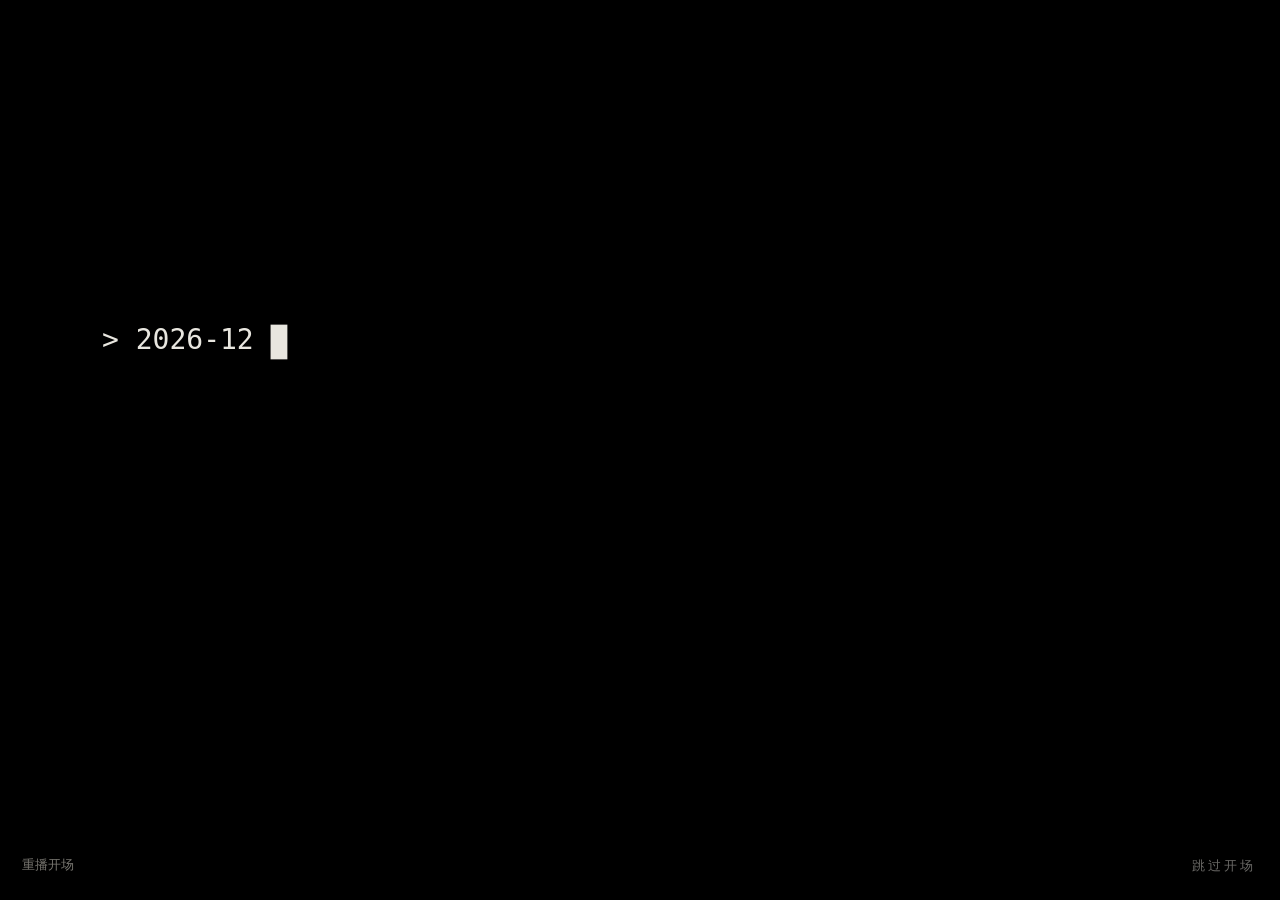
<file: index.html>
<!doctype html>
<html lang="zh-CN">
<head>
<meta charset="utf-8">
<meta name="viewport" content="width=device-width, initial-scale=1">
<title>BUILDING TOWARD THE STARS</title>
<script>
location.replace(new URL("site.html" + location.search + location.hash, location.href).href);
</script>
<noscript><meta http-equiv="refresh" content="0;url=site.html"></noscript>
<style>body { background: #000; color: #e8e6df; font-family: sans-serif; } a { color: inherit; }</style>
</head>
<body><a href="site.html">进入 RAY 的网站</a></body>
</html>
</file>
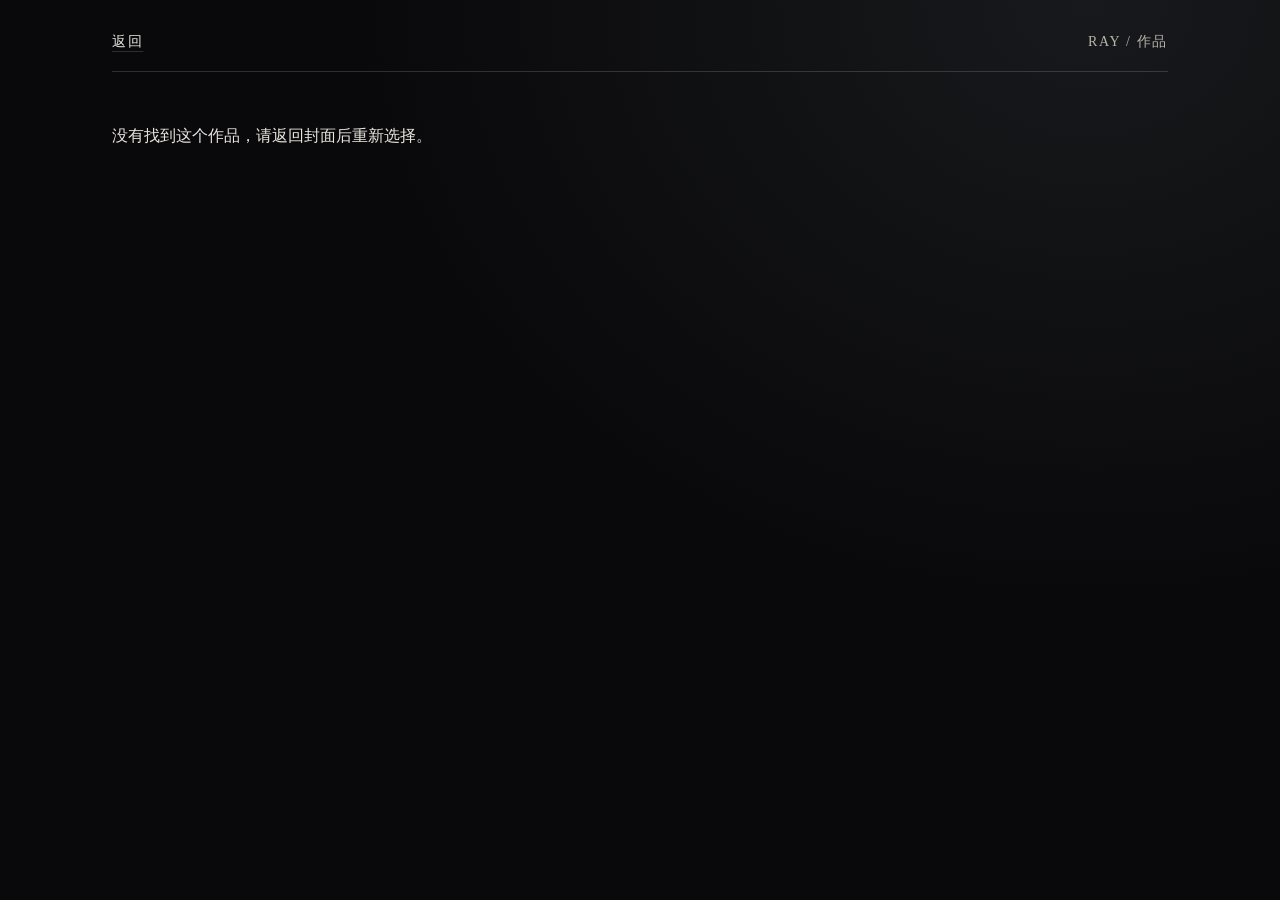
<file: works/index.html>
<!doctype html>
<html lang="zh-CN">
<head>
<meta charset="utf-8">
<meta name="viewport" content="width=device-width, initial-scale=1">
<title>作品 · Ray</title>
<style>
  :root {
    color-scheme: dark;
    --ink: #e8e6df;
    --soft: #b8b4aa;
    --accent: #c8b89b;
    --rule: rgba(232,230,223,.17);
    --serif: "Noto Serif SC", "Source Han Serif SC", "Songti SC", "STSong", SimSun, serif;
  }
  * { box-sizing: border-box; }
  body { margin: 0; min-height: 100vh; color: var(--ink); font: 400 1rem/1.95 var(--serif); background: radial-gradient(ellipse at 85% 0, #18191c, #09090b 46rem); }
  main { max-width: 74rem; margin: auto; padding: 1.75rem clamp(1.2rem, 5vw, 4rem) 4rem; }
  nav { display: flex; align-items: baseline; justify-content: space-between; flex-wrap: wrap; gap: .5rem 1rem; padding-bottom: 1rem; border-bottom: 1px solid var(--rule); font-size: .875rem; letter-spacing: .12em; }
  nav span { color: var(--soft); }
  a { color: inherit; text-decoration-color: var(--rule); text-underline-offset: .35em; }
  a:hover { text-decoration-color: currentColor; }
  :focus-visible { outline: 1px solid var(--accent); outline-offset: .3rem; }
  header { padding: clamp(2.4rem, 7vw, 5.2rem) 0 clamp(1.35rem, 4vw, 2.6rem); }
  h1 { margin: 0; font: 400 clamp(1.85rem, 5.3vw, 3.4rem)/1.4 var(--serif); letter-spacing: .05em; text-wrap: balance; }
  .project-grid { display: grid; grid-template-columns: minmax(0,1.8fr) minmax(15rem,1fr); align-items: start; gap: clamp(1.75rem, 5vw, 4.1rem); }
  figure { margin: 0; min-width: 0; }
  .screen { background: #000; border: 1px solid var(--rule); }
  video { display: block; width: 100%; aspect-ratio: 16 / 9; max-height: 69svh; object-fit: contain; }
  figure.portrait video { width: min(100%, 38svh, 24rem); aspect-ratio: 9 / 16; margin-inline: auto; }
  figcaption { margin: .8rem 0 0; color: var(--soft); font-size: .875rem; letter-spacing: .05em; font-variant-numeric: tabular-nums; }
  .intro { padding-top: .65rem; border-top: 1px solid var(--rule); }
  h2 { margin: 0 0 .7rem; font: 400 1.25rem/1.65 var(--serif); letter-spacing: .08em; }
  .intro p { margin: 0; color: var(--soft); line-height: 1.95; }
  .intro a { display: inline-block; margin-top: 1.05rem; font-size: .9375rem; color: var(--accent); }
  .intro a[hidden] { display: none; }
  #media-error { margin: .8rem 0 0; color: var(--accent); }
  #missing { margin-top: 3rem; }
  @media (max-width: 760px) {
    .project-grid { grid-template-columns: minmax(0,1fr); }
    .intro { padding-top: 1rem; }
  }
</style>
</head>
<body>
<main>
  <nav aria-label="作品导航"><a href="../site.html#works" data-return>返回</a><span>RAY / 作品</span></nav>
  <article id="work" hidden>
    <header>
      <h1 id="work-title"></h1>
    </header>
    <div class="project-grid">
      <figure id="work-figure">
        <div class="screen">
          <video id="work-video" controls playsinline preload="metadata">你的浏览器不支持在网页中播放视频。</video>
        </div>
        <figcaption id="work-caption"></figcaption>
        <p id="media-error" role="status" hidden>视频无法加载，请确认视频文件与网页保留在同一个作品文件夹内。</p>
      </figure>
      <section class="intro" aria-labelledby="intro-heading">
        <h2 id="intro-heading">作品简介</h2>
        <p id="work-intro"></p>
        <a id="work-note" href="../blog/desktop-robot/index.html" hidden>阅读开发笔记</a>
        <a id="work-repo" target="_blank" rel="noopener noreferrer" hidden>在 GitHub 查看原型</a>
      </section>
    </div>
  </article>
  <p id="missing" hidden>没有找到这个作品，请返回封面后重新选择。</p>
  <noscript>请开启 JavaScript 来载入这段视频及简介。</noscript>
</main>
<script>
"use strict";
const projects = {
  "rocket-ground-test": {
    "title": "火箭发动机地面试车",
    "time": "0:07",
    "intro": "第一次制作金属火箭发动机并地面试车。"
  },
  "wearable-motion-mapping": {
    "title": "外骨骼动作采集器",
    "time": "0:22",
    "intro": "一次低成本的数据采集尝试。用机械结构和电位器直接获取人体动作"
  },
  "silicone-tactile-array": {
    "title": "硅胶触觉阵列",
    "time": "0:37",
    "intro": "这是一个硅胶触觉传感阵列的功能演示。手指按压传感器时，屏幕上的压力热图会变化，可以对着实际按压的位置看信号从哪里出现。",
    "portrait": true
  },
  "rotor-prototype": {
    "title": "折叠无人机",
    "time": "0:20",
    "intro": "一个可以快速释放的无人机，并通电测试"
  },
  "arm-hand-guiding": {
    "title": "机械臂拖动示教数据采集器",
    "time": "0:12",
    "intro": "用手带机械臂走一遍，再回放，超低成本且不依赖从臂",
    "repo": "https://github.com/tianrui-li-0/xlerobot-kinesthetic-recorder"
  },
  "desktop-robot-assistant": {
    "title": "SO-101 桌面助手",
    "time": "0:36",
    "intro": "我用 SO-101 做了一个桌面助手原型。腕部摄像头负责看，麦克风和中文语音识别负责听，上层模型判断要继续观察，还是结合画面和语音作答。机械臂也能转向人，表达它在注意谁。视频展示的是转向跟随和实际响应；开发笔记记录了详细信息",
    "media": "desktop-robot-tracking",
    "note": true
  }
};
const get = id => document.getElementById(id);
const workPage = get("work"), player = get("work-video"), mediaError = get("media-error");
function showProject() {
  const key = location.hash.slice(1);
  const id = key === "desktop-robot-tracking" ? "desktop-robot-assistant" : key;
  const found = Object.hasOwn(projects, id);
  get("missing").hidden = found;
  workPage.hidden = !found;
  player.pause();
  if (!found) {
    player.removeAttribute("src");
    player.load();
    document.title = "作品 · Ray";
    return;
  }
  const work = projects[id];
  document.title = work.title + " · Ray";
  get("work-title").textContent = work.title;
  get("work-intro").textContent = work.intro;
  get("work-caption").textContent = "片长 " + work.time;
  get("work-note").hidden = !work.note;
  const repoLink = get("work-repo");
  repoLink.hidden = !work.repo;
  if (work.repo) repoLink.href = work.repo;
  else repoLink.removeAttribute("href");
  get("work-figure").classList.toggle("portrait", !!work.portrait);
  mediaError.hidden = true;
  player.setAttribute("aria-label", work.title + "的视频");
  const mediaId = work.media || id;
  player.poster = "media/" + mediaId + ".jpg";
  player.src = "media/" + mediaId + ".mp4";
}
player.addEventListener("error", () => { mediaError.hidden = workPage.hidden || !player.error; });
addEventListener("hashchange", showProject);
showProject();
</script>
<script src="../navigation.js"></script>
</body>
</html>
</file>
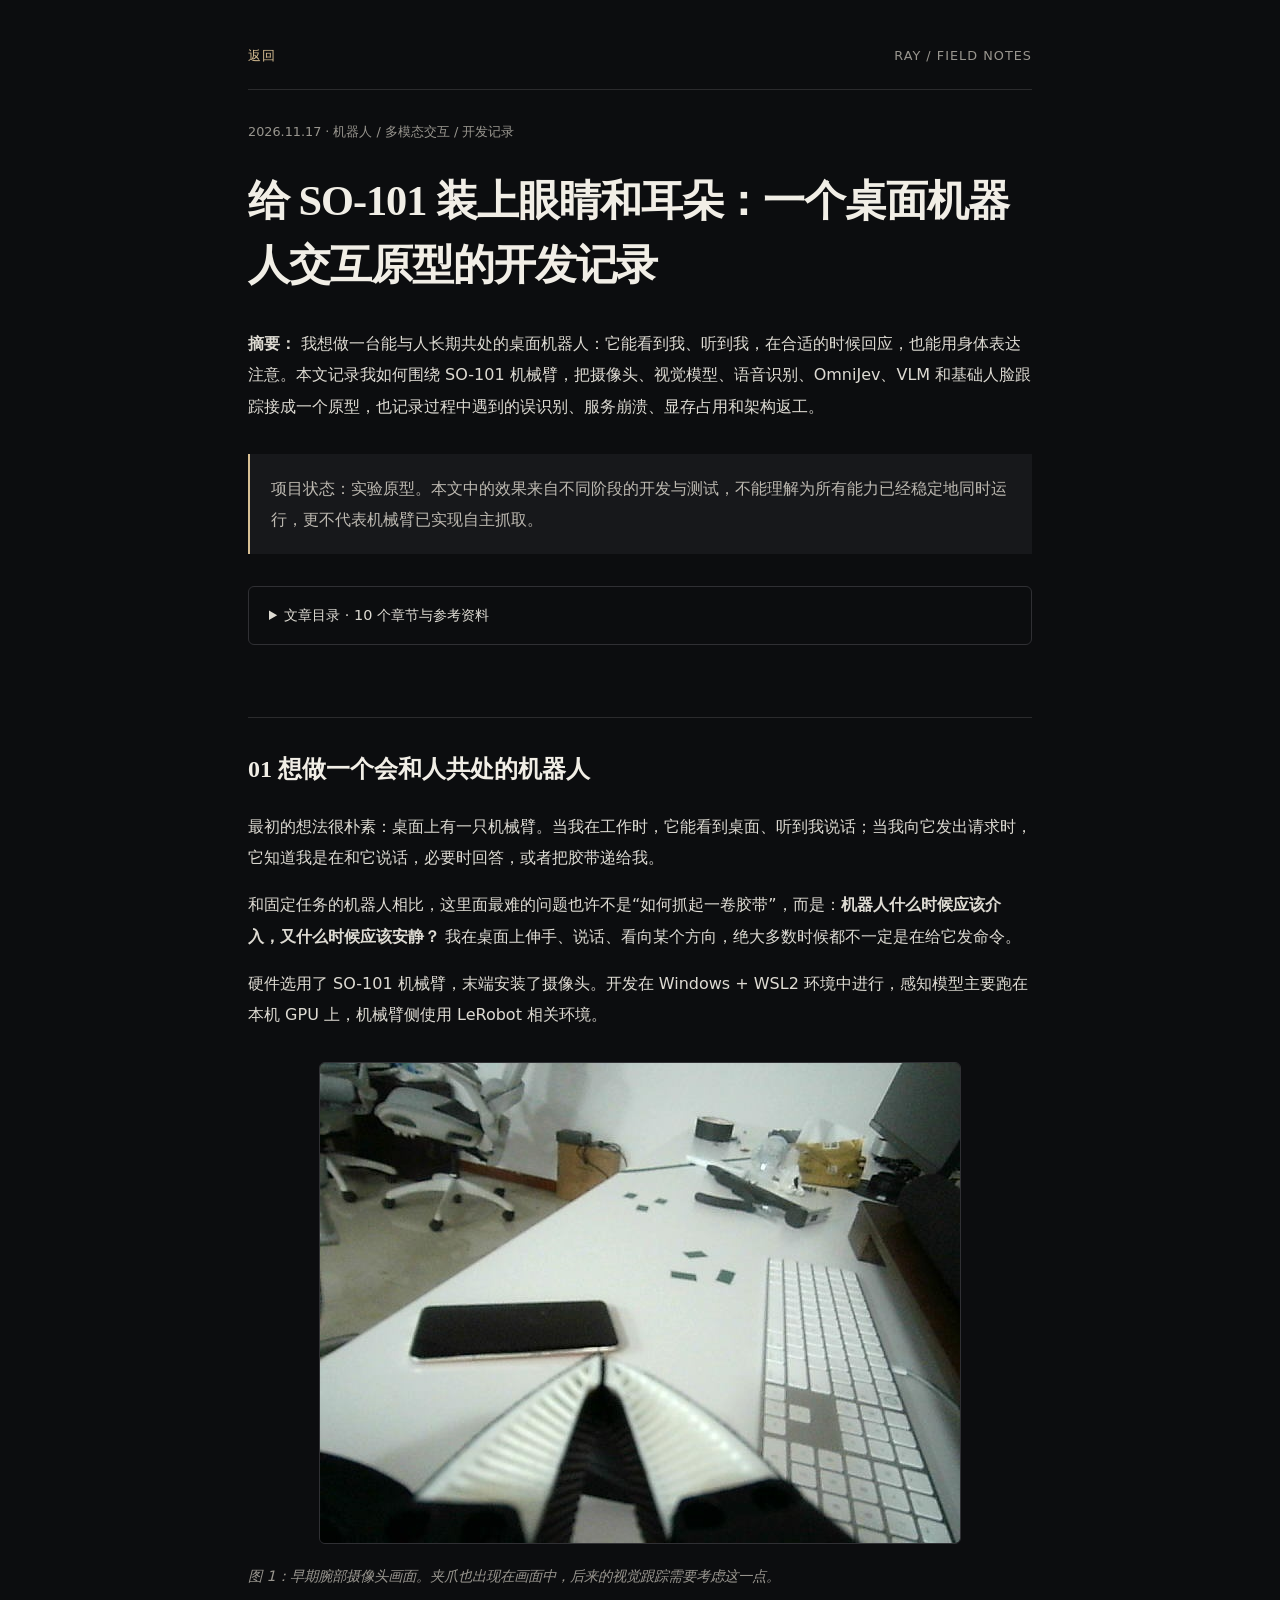
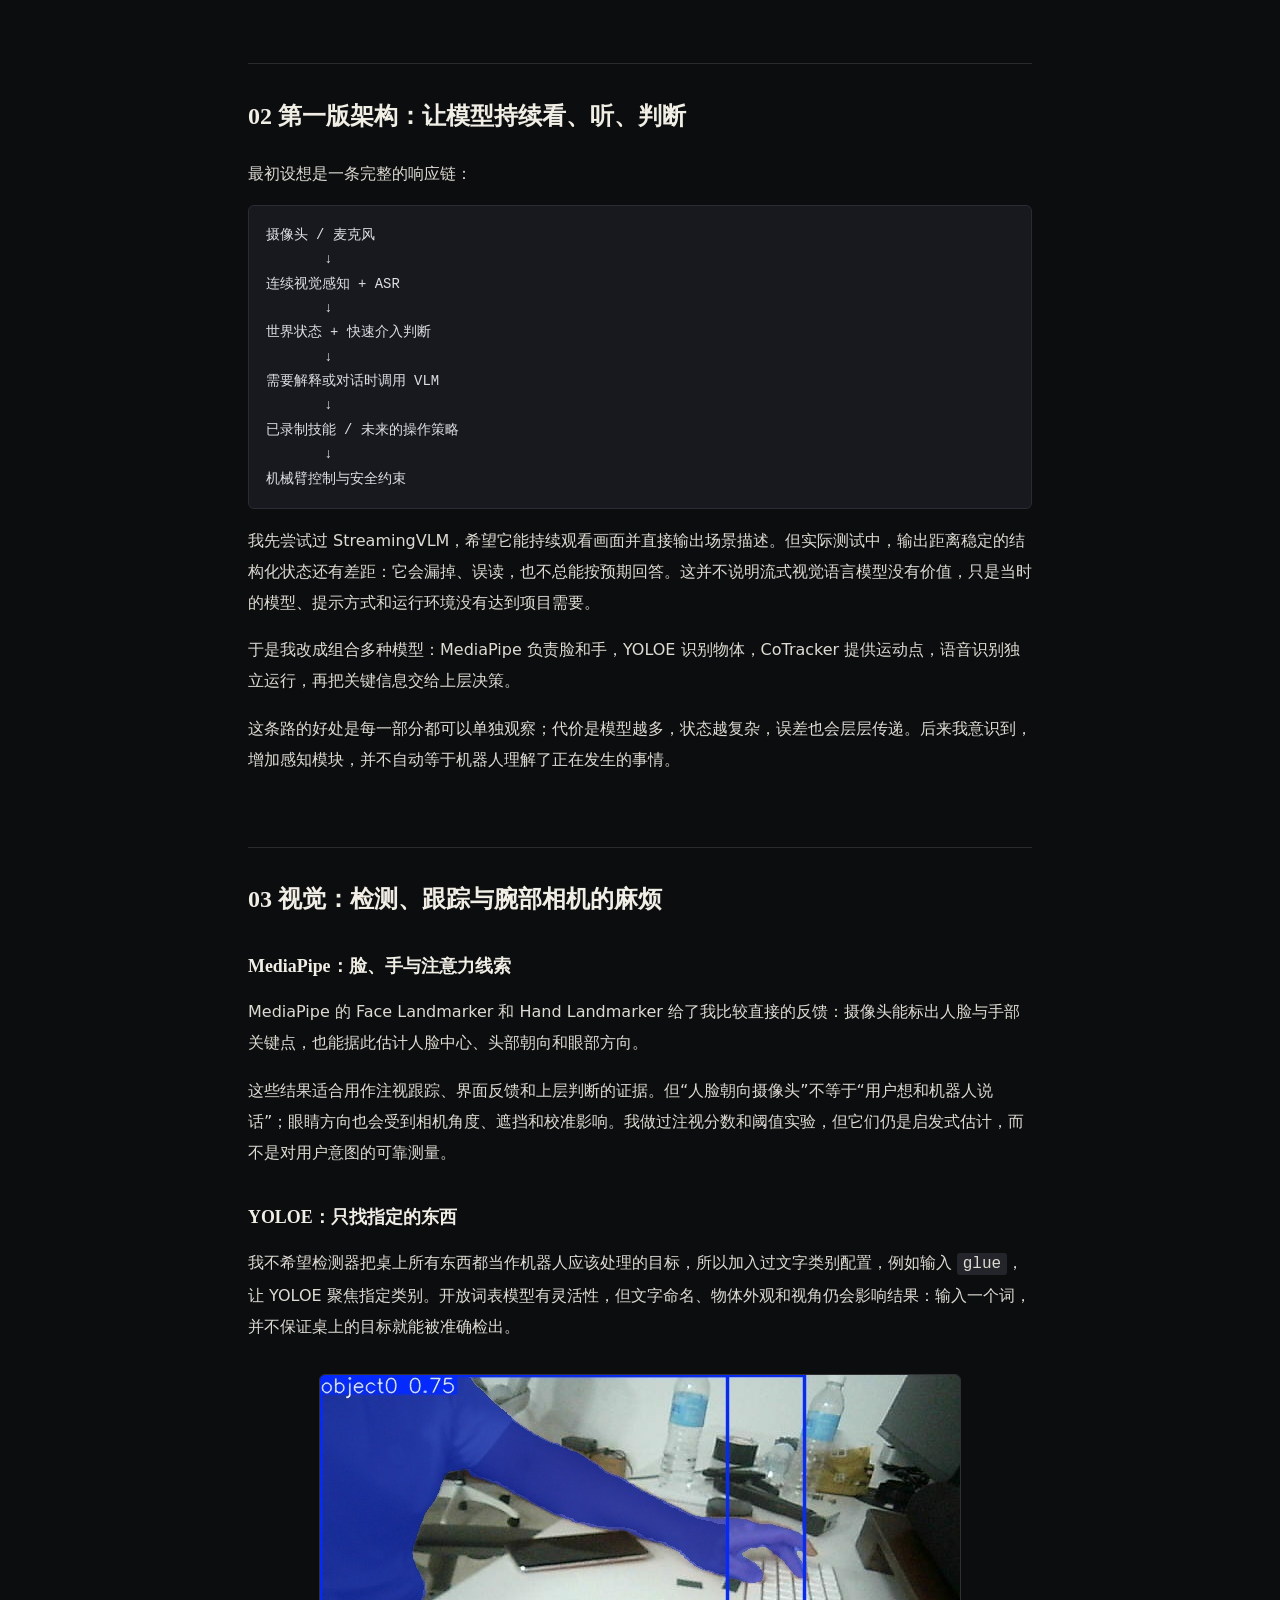
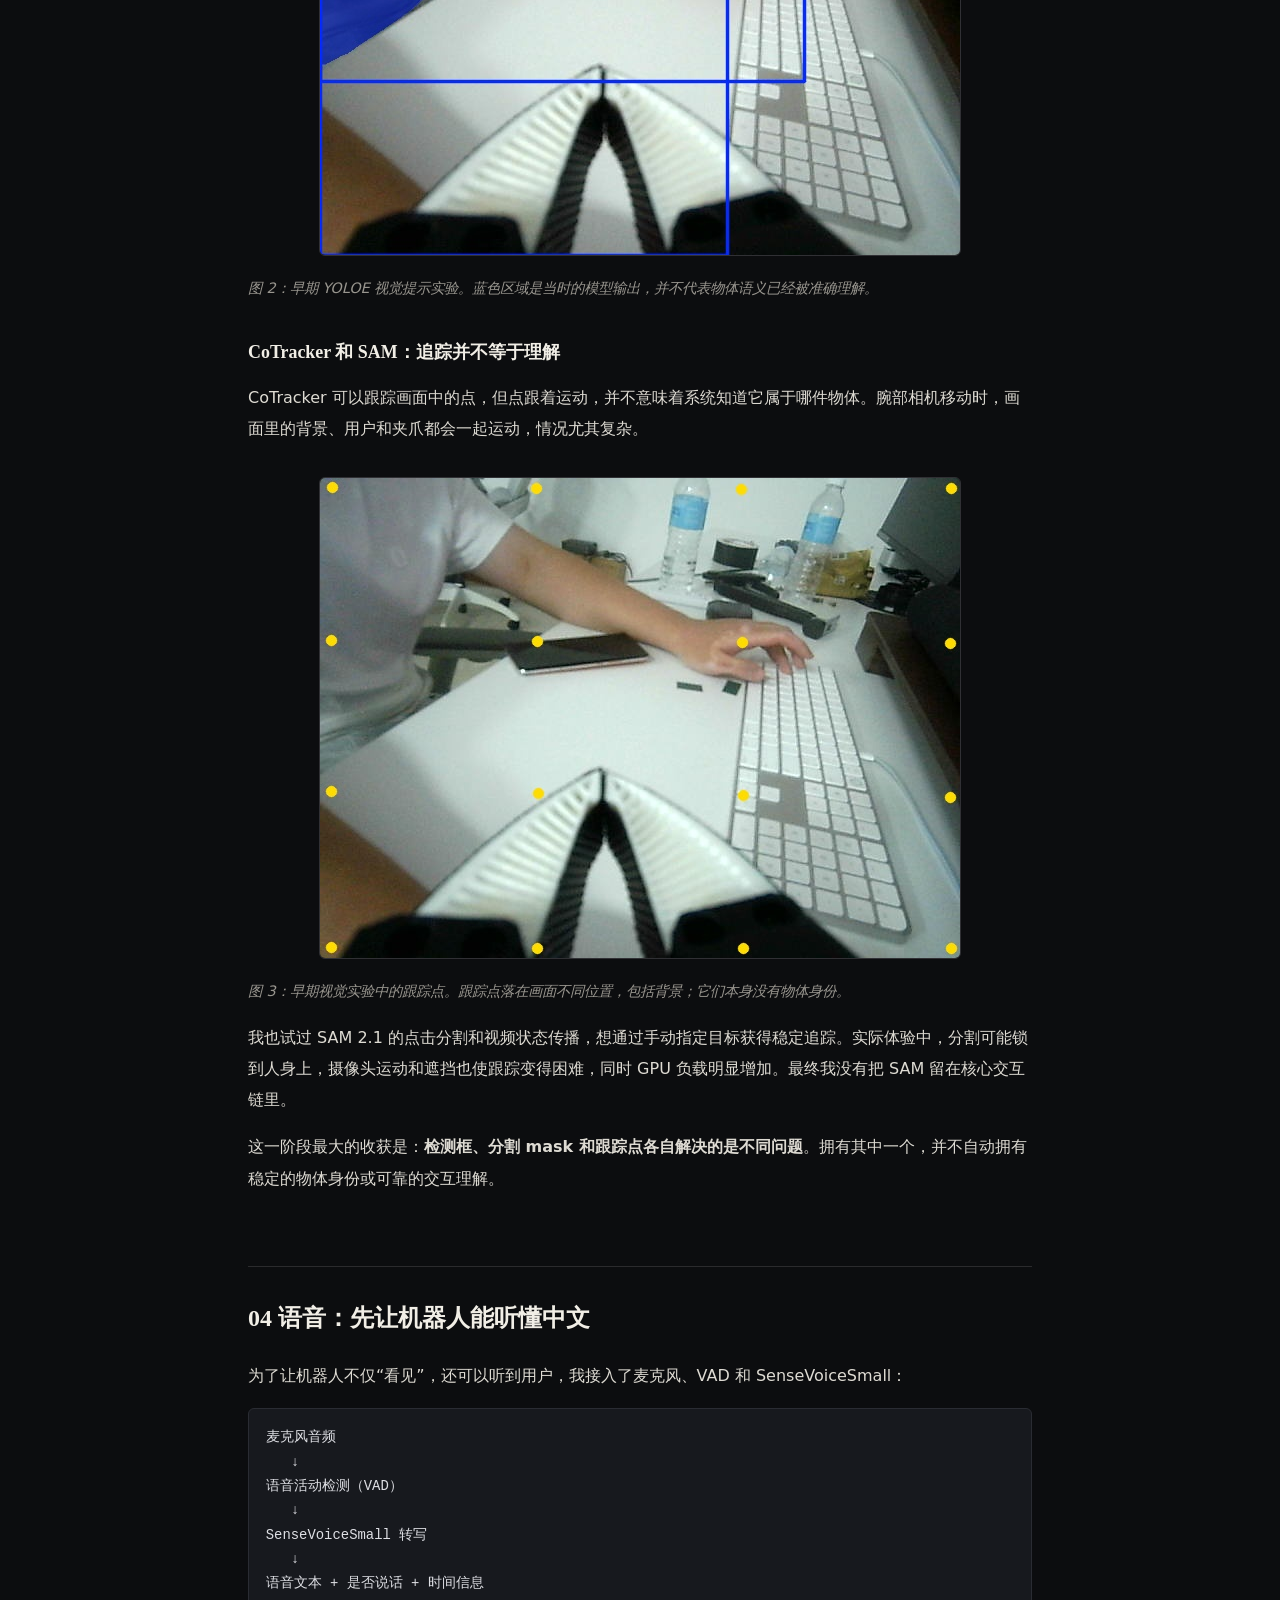
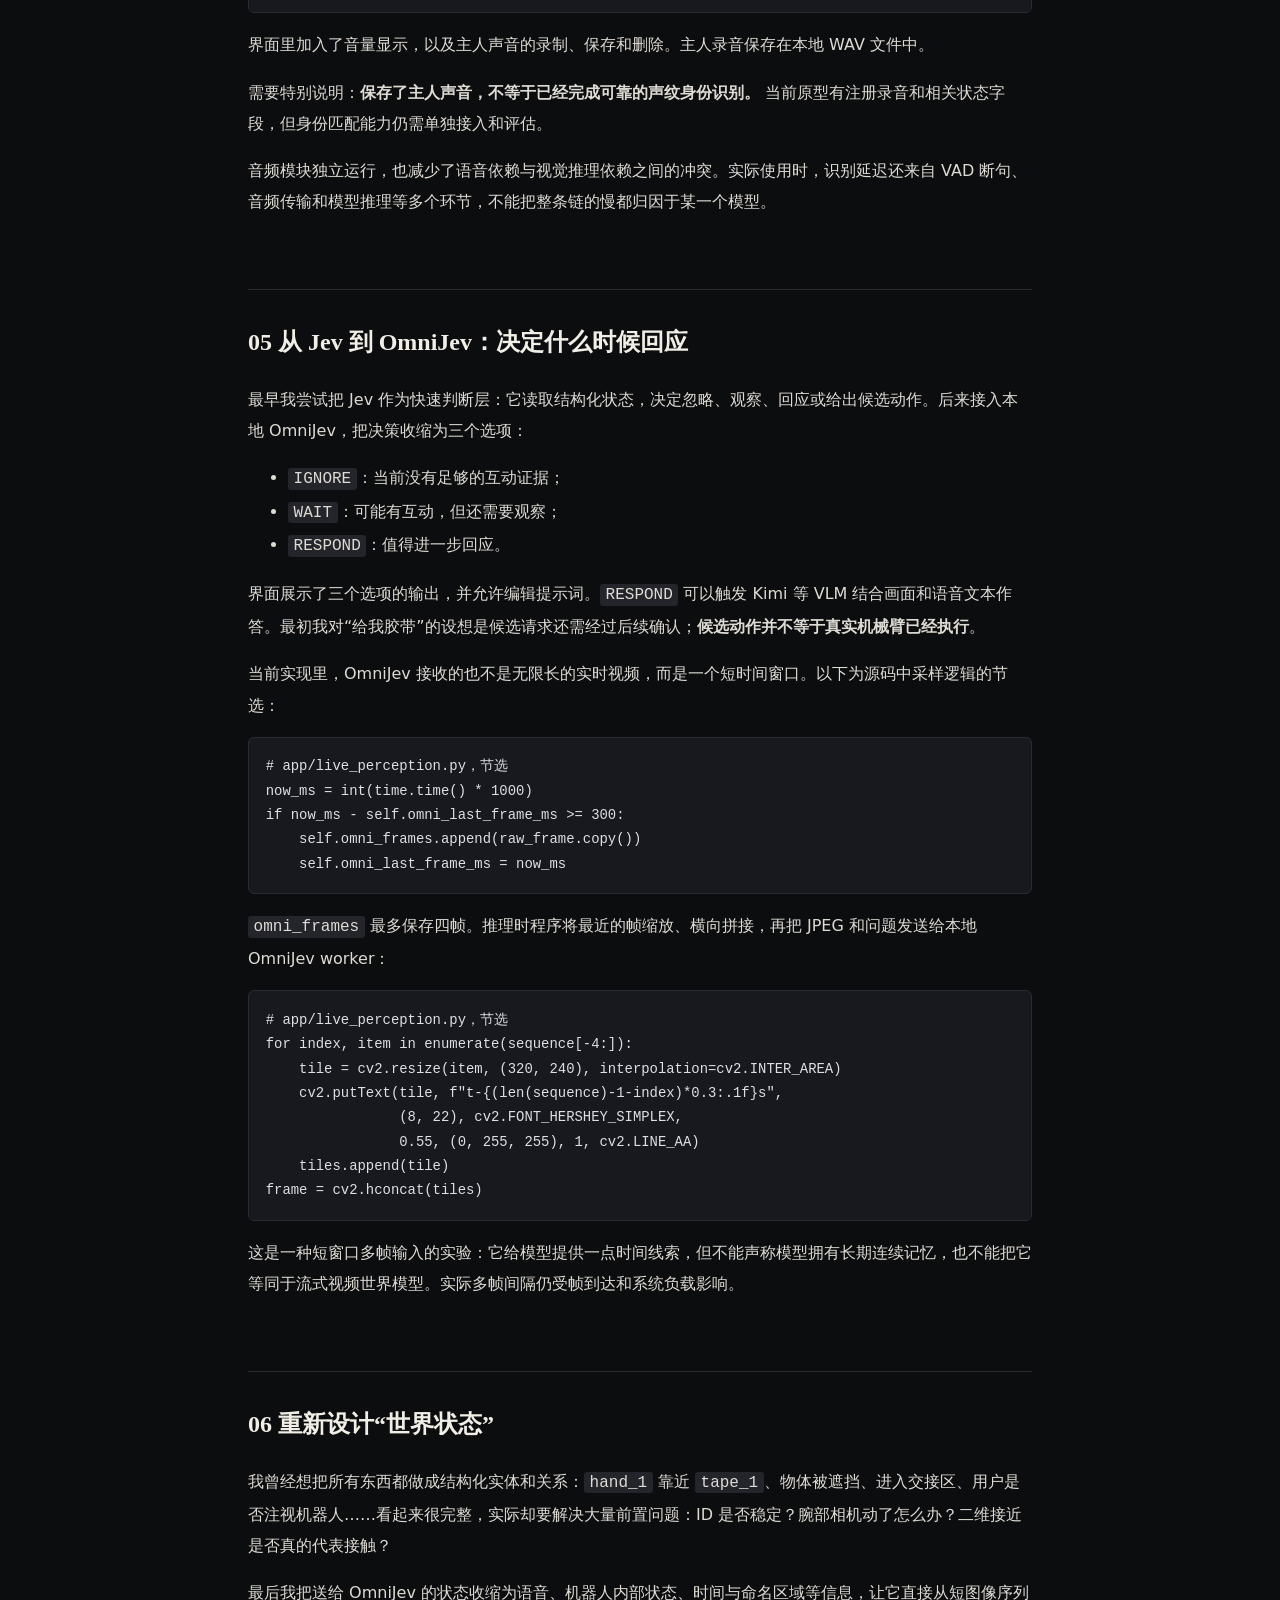
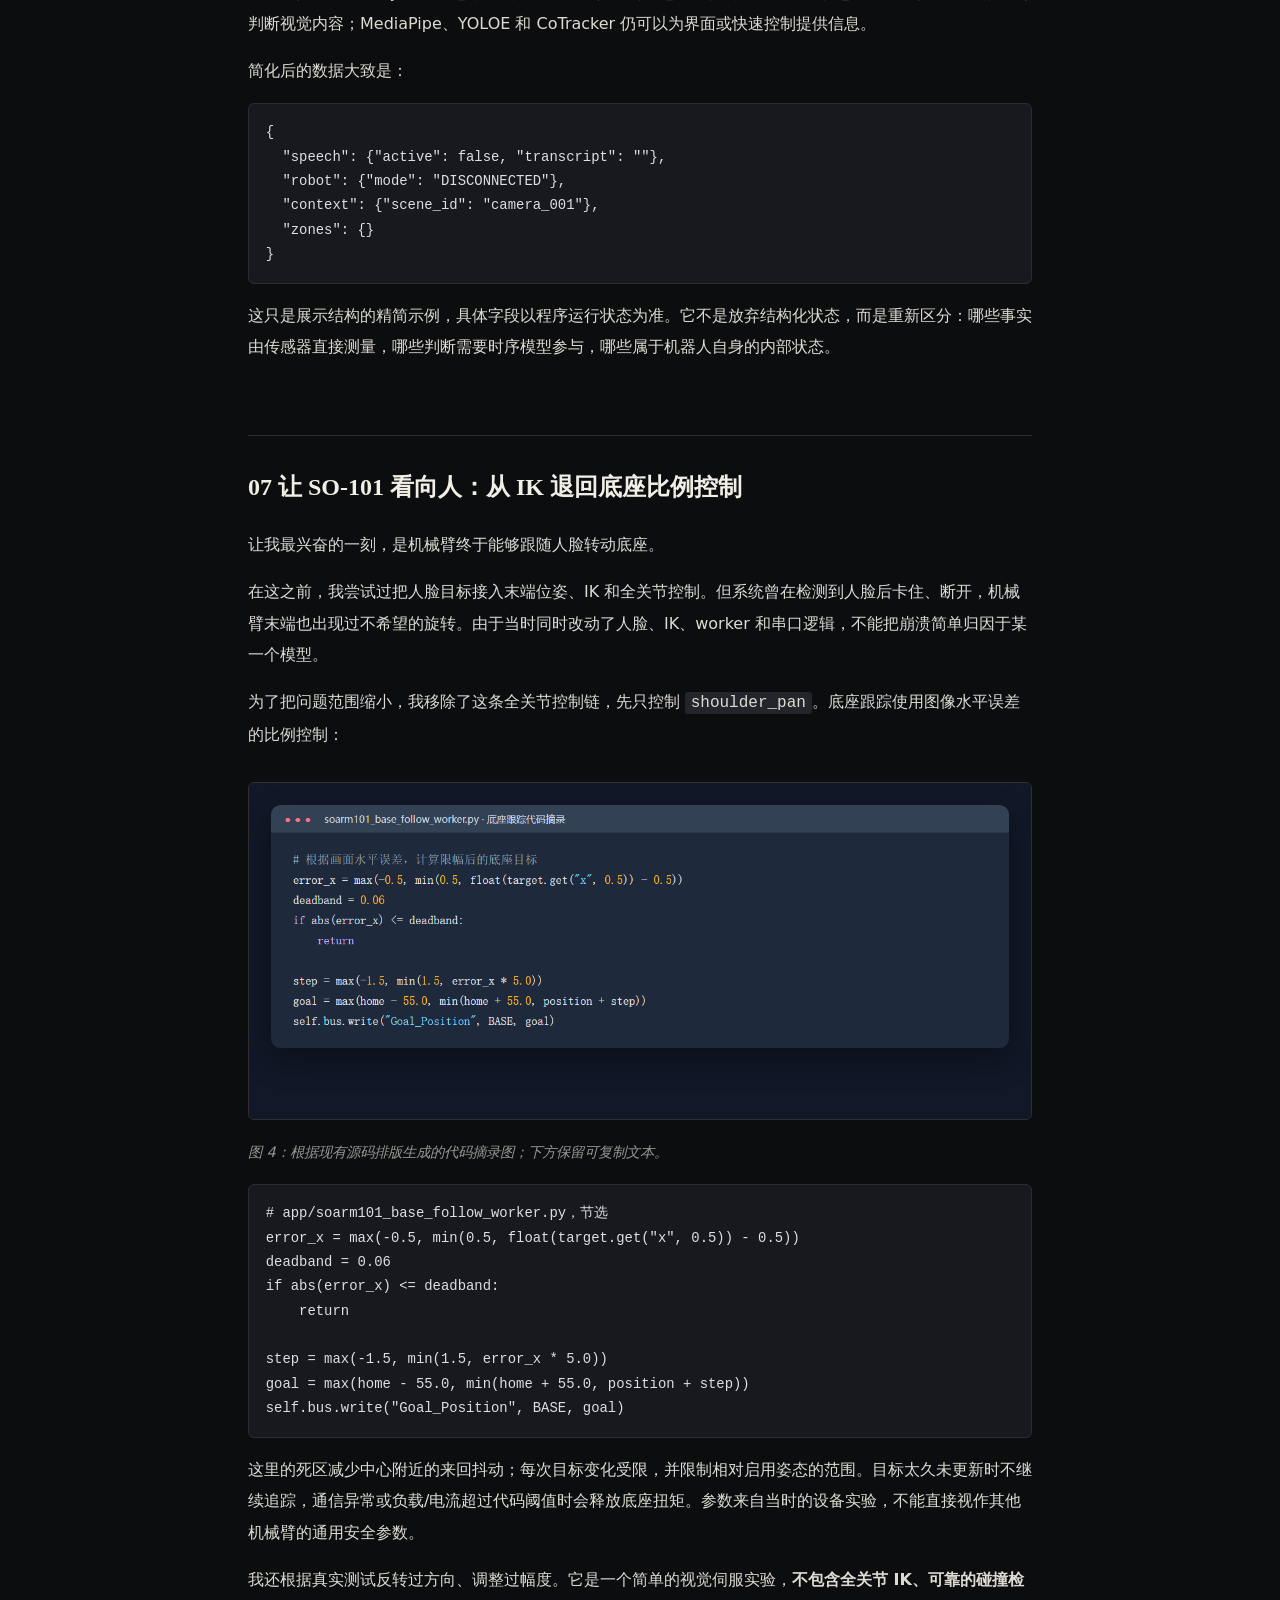
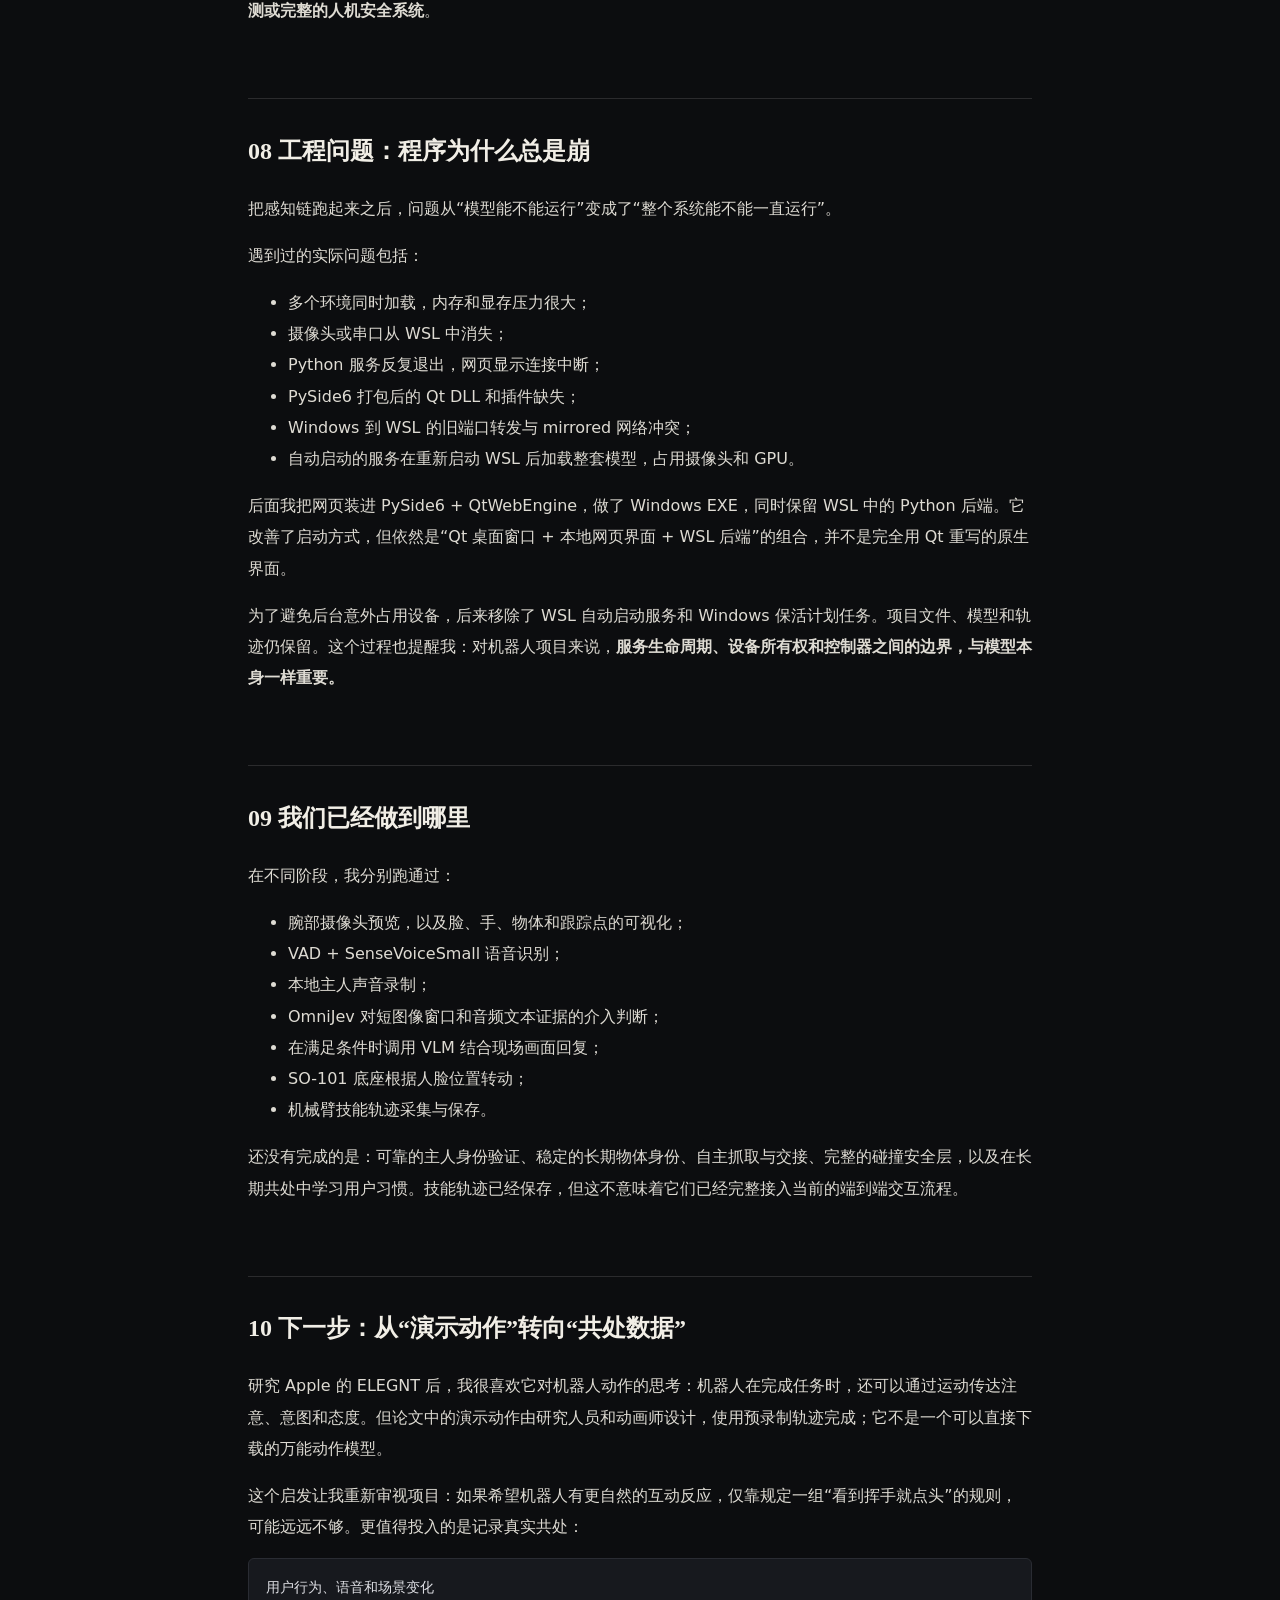
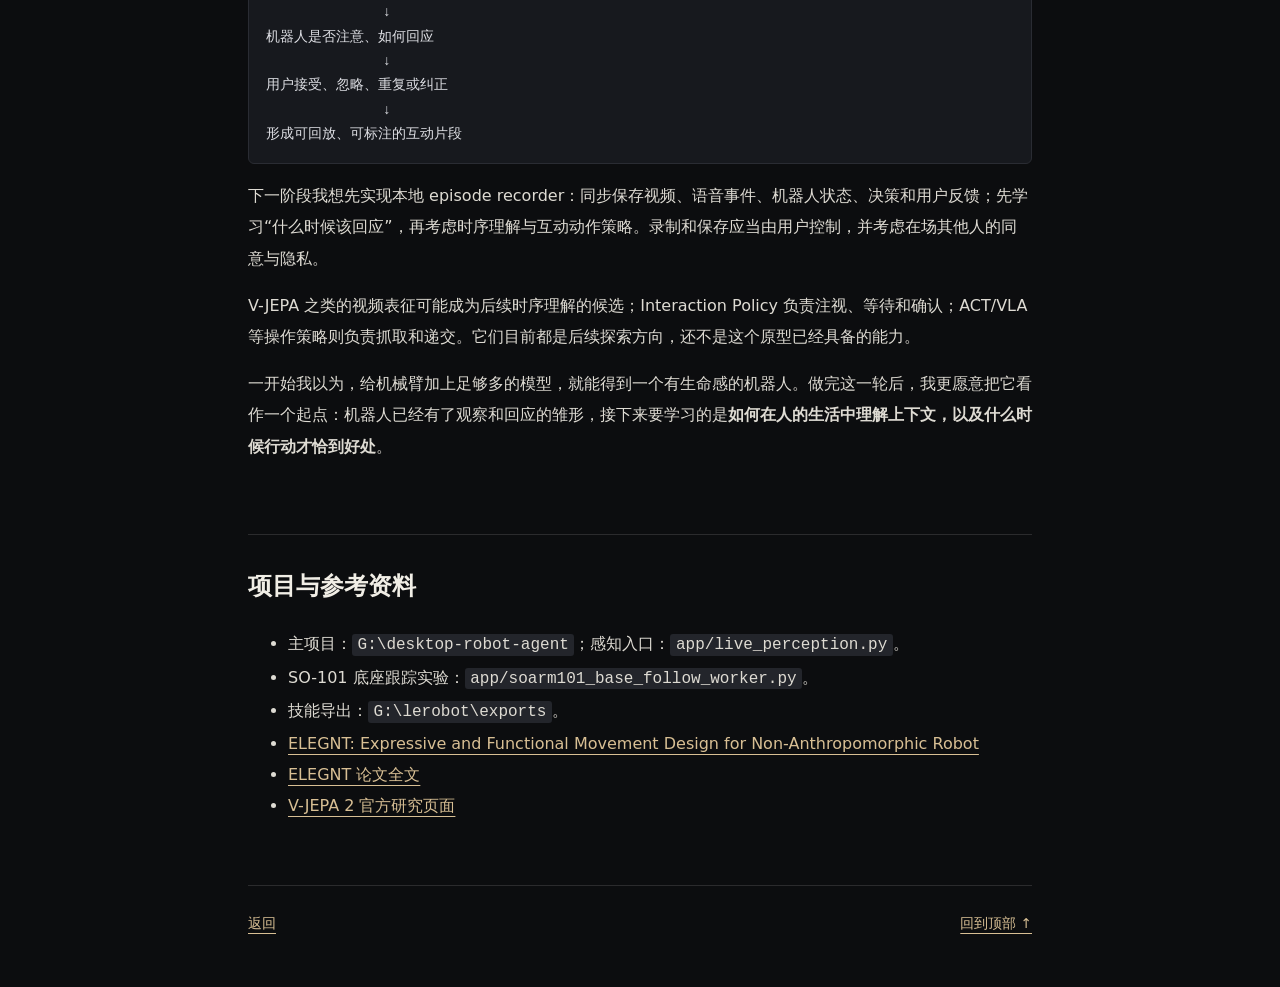
<file: blog/desktop-robot/index.html>
<!doctype html>
<html lang="zh-CN">
<head>
<meta charset="utf-8">
<meta name="viewport" content="width=device-width, initial-scale=1">
<meta name="description" content="SO-101 桌面机器人多模态交互原型的技术实践与开发记录。">
<title>给 SO-101 装上眼睛和耳朵：桌面机器人技术实践</title>
<style>
:root{color-scheme:dark;--ink:#dedbd3;--accent:#d8bf94;--muted:#99968f}
*{box-sizing:border-box}html{scroll-behavior:smooth;scroll-padding-top:32px}
body{margin:0;background:#0c0d0f;color:var(--ink);font-family:system-ui,-apple-system,"Segoe UI","Microsoft YaHei",sans-serif;line-height:1.95}
main{max-width:880px;margin:auto;padding:44px 48px 72px}
h1,h2,h3{color:#f1eee6;line-height:1.5;font-family:Georgia,"Noto Serif SC","Songti SC",serif}h1{font-size:clamp(1.8rem,4.2vw,2.65rem);margin:24px 0 32px;letter-spacing:-.025em}h2{font-size:1.5rem;margin:3em 0 1em;border-top:1px solid #2b2b2d;padding-top:1.4em}h3{font-size:1.12rem;margin:2em 0 .65em}
p,li{font-size:1rem}a{color:var(--accent);text-underline-offset:5px;overflow-wrap:anywhere}a:hover{color:#fff}a:focus-visible,summary:focus-visible{outline:2px solid var(--accent);outline-offset:5px}
img{display:block;max-width:100%;height:auto;margin:2em auto .5em;border-radius:6px;border:1px solid #303034}em{color:var(--muted);font-size:.9rem}
blockquote{margin:2em 0;padding:.2em 1.3em;border-left:2px solid var(--accent);background:#17181b;color:#bdb9b1}
pre{overflow-x:auto;background:#17191e;color:#dedfe4;border:1px solid #2a2c33;border-radius:6px;padding:1.2em;font:.87rem/1.75 Consolas,monospace;tab-size:4}code{font-family:Consolas,monospace;overflow-wrap:anywhere}p code,li code{background:#23252b;padding:.12em .35em;border-radius:3px}pre code{overflow-wrap:normal}
.article-nav{display:flex;align-items:center;justify-content:space-between;gap:20px;font-size:.8rem;letter-spacing:.08em;border-bottom:1px solid #2b2b2d;padding-bottom:20px}.article-nav a{text-decoration:none}.article-nav span,.meta{color:var(--muted)}.meta{font-size:.8rem;margin-top:30px}
details{border:1px solid #303034;padding:14px 20px;margin:32px 0;border-radius:6px}summary{cursor:pointer;font-size:.9rem}details ol{margin:12px 0 4px;padding-left:24px}details li{font-size:.9rem;padding:3px 0}details a{text-decoration:none}
footer{margin-top:64px;border-top:1px solid #2b2b2d;padding-top:24px;font-size:.85rem;display:flex;justify-content:space-between;gap:20px}
@media(max-width:600px){main{padding:24px 21px 48px}h2{font-size:1.3rem}pre{font-size:.8rem;padding:1em}.article-nav span{font-size:.7rem}footer{flex-wrap:wrap}}
@media(prefers-reduced-motion:reduce){html{scroll-behavior:auto}}
@media print{:root{color-scheme:light}body{background:white;color:#222}h1,h2,h3{color:#111}main{max-width:none;padding:0}nav,details,footer{display:none}pre,blockquote{background:#f4f4f4;color:#222}a{color:#333}}
</style>
</head>
<body><main id="top"><nav class="article-nav" aria-label="文章导航"><a href="../../site.html#notes" data-return>返回</a><span>RAY / FIELD NOTES</span></nav><p class="meta"><time datetime="2026-11-17">2026.11.17</time> · 机器人 / 多模态交互 / 开发记录</p>
<h1>给 SO-101 装上眼睛和耳朵：一个桌面机器人交互原型的开发记录</h1>
<p><strong>摘要：</strong> 我想做一台能与人长期共处的桌面机器人：它能看到我、听到我，在合适的时候回应，也能用身体表达注意。本文记录我如何围绕 SO-101 机械臂，把摄像头、视觉模型、语音识别、OmniJev、VLM 和基础人脸跟踪接成一个原型，也记录过程中遇到的误识别、服务崩溃、显存占用和架构返工。</p>
<blockquote>
<p>项目状态：实验原型。本文中的效果来自不同阶段的开发与测试，不能理解为所有能力已经稳定地同时运行，更不代表机械臂已实现自主抓取。</p>
</blockquote>
<details><summary>文章目录 · 10 个章节与参考资料</summary><ol><li><a href="#section-1">01 想做一个会和人共处的机器人</a></li><li><a href="#section-2">02 第一版架构：让模型持续看、听、判断</a></li><li><a href="#section-3">03 视觉：检测、跟踪与腕部相机的麻烦</a></li><li><a href="#section-4">04 语音：先让机器人能听懂中文</a></li><li><a href="#section-5">05 从 Jev 到 OmniJev：决定什么时候回应</a></li><li><a href="#section-6">06 重新设计“世界状态”</a></li><li><a href="#section-7">07 让 SO-101 看向人：从 IK 退回底座比例控制</a></li><li><a href="#section-8">08 工程问题：程序为什么总是崩</a></li><li><a href="#section-9">09 我们已经做到哪里</a></li><li><a href="#section-10">10 下一步：从“演示动作”转向“共处数据”</a></li><li><a href="#section-11">项目与参考资料</a></li></ol></details>
<h2 id="section-1">01 想做一个会和人共处的机器人</h2>
<p>最初的想法很朴素：桌面上有一只机械臂。当我在工作时，它能看到桌面、听到我说话；当我向它发出请求时，它知道我是在和它说话，必要时回答，或者把胶带递给我。</p>
<p>和固定任务的机器人相比，这里面最难的问题也许不是“如何抓起一卷胶带”，而是：<strong>机器人什么时候应该介入，又什么时候应该安静？</strong> 我在桌面上伸手、说话、看向某个方向，绝大多数时候都不一定是在给它发命令。</p>
<p>硬件选用了 SO-101 机械臂，末端安装了摄像头。开发在 Windows + WSL2 环境中进行，感知模型主要跑在本机 GPU 上，机械臂侧使用 LeRobot 相关环境。</p>
<p><img alt="机械臂腕部摄像头的早期画面：画面下方可以看到夹爪" src="images/camera-preview-mjpg.jpg"></p>
<p><em>图 1：早期腕部摄像头画面。夹爪也出现在画面中，后来的视觉跟踪需要考虑这一点。</em></p>
<h2 id="section-2">02 第一版架构：让模型持续看、听、判断</h2>
<p>最初设想是一条完整的响应链：</p>
<pre><code class="language-text">摄像头 / 麦克风
       ↓
连续视觉感知 + ASR
       ↓
世界状态 + 快速介入判断
       ↓
需要解释或对话时调用 VLM
       ↓
已录制技能 / 未来的操作策略
       ↓
机械臂控制与安全约束
</code></pre>
<p>我先尝试过 StreamingVLM，希望它能持续观看画面并直接输出场景描述。但实际测试中，输出距离稳定的结构化状态还有差距：它会漏掉、误读，也不总能按预期回答。这并不说明流式视觉语言模型没有价值，只是当时的模型、提示方式和运行环境没有达到项目需要。</p>
<p>于是我改成组合多种模型：MediaPipe 负责脸和手，YOLOE 识别物体，CoTracker 提供运动点，语音识别独立运行，再把关键信息交给上层决策。</p>
<p>这条路的好处是每一部分都可以单独观察；代价是模型越多，状态越复杂，误差也会层层传递。后来我意识到，增加感知模块，并不自动等于机器人理解了正在发生的事情。</p>
<h2 id="section-3">03 视觉：检测、跟踪与腕部相机的麻烦</h2>
<h3>MediaPipe：脸、手与注意力线索</h3>
<p>MediaPipe 的 Face Landmarker 和 Hand Landmarker 给了我比较直接的反馈：摄像头能标出人脸与手部关键点，也能据此估计人脸中心、头部朝向和眼部方向。</p>
<p>这些结果适合用作注视跟踪、界面反馈和上层判断的证据。但“人脸朝向摄像头”不等于“用户想和机器人说话”；眼睛方向也会受到相机角度、遮挡和校准影响。我做过注视分数和阈值实验，但它们仍是启发式估计，而不是对用户意图的可靠测量。</p>
<h3>YOLOE：只找指定的东西</h3>
<p>我不希望检测器把桌上所有东西都当作机器人应该处理的目标，所以加入过文字类别配置，例如输入 <code>glue</code>，让 YOLOE 聚焦指定类别。开放词表模型有灵活性，但文字命名、物体外观和视角仍会影响结果：输入一个词，并不保证桌上的目标就能被准确检出。</p>
<p><img alt="YOLOE 早期视觉提示实验结果" src="images/camera-yoloe-visual-prompt.jpg"></p>
<p><em>图 2：早期 YOLOE 视觉提示实验。蓝色区域是当时的模型输出，并不代表物体语义已经被准确理解。</em></p>
<h3>CoTracker 和 SAM：追踪并不等于理解</h3>
<p>CoTracker 可以跟踪画面中的点，但点跟着运动，并不意味着系统知道它属于哪件物体。腕部相机移动时，画面里的背景、用户和夹爪都会一起运动，情况尤其复杂。</p>
<p><img alt="跟踪点覆盖腕部相机画面" src="images/camera-three-model-test.jpg"></p>
<p><em>图 3：早期视觉实验中的跟踪点。跟踪点落在画面不同位置，包括背景；它们本身没有物体身份。</em></p>
<p>我也试过 SAM 2.1 的点击分割和视频状态传播，想通过手动指定目标获得稳定追踪。实际体验中，分割可能锁到人身上，摄像头运动和遮挡也使跟踪变得困难，同时 GPU 负载明显增加。最终我没有把 SAM 留在核心交互链里。</p>
<p>这一阶段最大的收获是：<strong>检测框、分割 mask 和跟踪点各自解决的是不同问题</strong>。拥有其中一个，并不自动拥有稳定的物体身份或可靠的交互理解。</p>
<h2 id="section-4">04 语音：先让机器人能听懂中文</h2>
<p>为了让机器人不仅“看见”，还可以听到用户，我接入了麦克风、VAD 和 SenseVoiceSmall：</p>
<pre><code class="language-text">麦克风音频
   ↓
语音活动检测（VAD）
   ↓
SenseVoiceSmall 转写
   ↓
语音文本 + 是否说话 + 时间信息
</code></pre>
<p>界面里加入了音量显示，以及主人声音的录制、保存和删除。主人录音保存在本地 WAV 文件中。</p>
<p>需要特别说明：<strong>保存了主人声音，不等于已经完成可靠的声纹身份识别。</strong> 当前原型有注册录音和相关状态字段，但身份匹配能力仍需单独接入和评估。</p>
<p>音频模块独立运行，也减少了语音依赖与视觉推理依赖之间的冲突。实际使用时，识别延迟还来自 VAD 断句、音频传输和模型推理等多个环节，不能把整条链的慢都归因于某一个模型。</p>
<h2 id="section-5">05 从 Jev 到 OmniJev：决定什么时候回应</h2>
<p>最早我尝试把 Jev 作为快速判断层：它读取结构化状态，决定忽略、观察、回应或给出候选动作。后来接入本地 OmniJev，把决策收缩为三个选项：</p>
<ul>
<li><code>IGNORE</code>：当前没有足够的互动证据；</li>
<li><code>WAIT</code>：可能有互动，但还需要观察；</li>
<li><code>RESPOND</code>：值得进一步回应。</li>
</ul>
<p>界面展示了三个选项的输出，并允许编辑提示词。<code>RESPOND</code> 可以触发 Kimi 等 VLM 结合画面和语音文本作答。最初我对“给我胶带”的设想是候选请求还需经过后续确认；<strong>候选动作并不等于真实机械臂已经执行</strong>。</p>
<p>当前实现里，OmniJev 接收的也不是无限长的实时视频，而是一个短时间窗口。以下为源码中采样逻辑的节选：</p>
<pre><code class="language-python"># app/live_perception.py，节选
now_ms = int(time.time() * 1000)
if now_ms - self.omni_last_frame_ms &gt;= 300:
    self.omni_frames.append(raw_frame.copy())
    self.omni_last_frame_ms = now_ms
</code></pre>
<p><code>omni_frames</code> 最多保存四帧。推理时程序将最近的帧缩放、横向拼接，再把 JPEG 和问题发送给本地 OmniJev worker：</p>
<pre><code class="language-python"># app/live_perception.py，节选
for index, item in enumerate(sequence[-4:]):
    tile = cv2.resize(item, (320, 240), interpolation=cv2.INTER_AREA)
    cv2.putText(tile, f&quot;t-{(len(sequence)-1-index)*0.3:.1f}s&quot;,
                (8, 22), cv2.FONT_HERSHEY_SIMPLEX,
                0.55, (0, 255, 255), 1, cv2.LINE_AA)
    tiles.append(tile)
frame = cv2.hconcat(tiles)
</code></pre>
<p>这是一种短窗口多帧输入的实验：它给模型提供一点时间线索，但不能声称模型拥有长期连续记忆，也不能把它等同于流式视频世界模型。实际多帧间隔仍受帧到达和系统负载影响。</p>
<h2 id="section-6">06 重新设计“世界状态”</h2>
<p>我曾经想把所有东西都做成结构化实体和关系：<code>hand_1</code> 靠近 <code>tape_1</code>、物体被遮挡、进入交接区、用户是否注视机器人……看起来很完整，实际却要解决大量前置问题：ID 是否稳定？腕部相机动了怎么办？二维接近是否真的代表接触？</p>
<p>最后我把送给 OmniJev 的状态收缩为语音、机器人内部状态、时间与命名区域等信息，让它直接从短图像序列判断视觉内容；MediaPipe、YOLOE 和 CoTracker 仍可以为界面或快速控制提供信息。</p>
<p>简化后的数据大致是：</p>
<pre><code class="language-json">{
  &quot;speech&quot;: {&quot;active&quot;: false, &quot;transcript&quot;: &quot;&quot;},
  &quot;robot&quot;: {&quot;mode&quot;: &quot;DISCONNECTED&quot;},
  &quot;context&quot;: {&quot;scene_id&quot;: &quot;camera_001&quot;},
  &quot;zones&quot;: {}
}
</code></pre>
<p>这只是展示结构的精简示例，具体字段以程序运行状态为准。它不是放弃结构化状态，而是重新区分：哪些事实由传感器直接测量，哪些判断需要时序模型参与，哪些属于机器人自身的内部状态。</p>
<h2 id="section-7">07 让 SO-101 看向人：从 IK 退回底座比例控制</h2>
<p>让我最兴奋的一刻，是机械臂终于能够跟随人脸转动底座。</p>
<p>在这之前，我尝试过把人脸目标接入末端位姿、IK 和全关节控制。但系统曾在检测到人脸后卡住、断开，机械臂末端也出现过不希望的旋转。由于当时同时改动了人脸、IK、worker 和串口逻辑，不能把崩溃简单归因于某一个模型。</p>
<p>为了把问题范围缩小，我移除了这条全关节控制链，先只控制 <code>shoulder_pan</code>。底座跟踪使用图像水平误差的比例控制：</p>
<p><img alt="底座人脸跟踪的比例控制代码摘录" src="images/base-follow-code.png"></p>
<p><em>图 4：根据现有源码排版生成的代码摘录图；下方保留可复制文本。</em></p>
<pre><code class="language-python"># app/soarm101_base_follow_worker.py，节选
error_x = max(-0.5, min(0.5, float(target.get(&quot;x&quot;, 0.5)) - 0.5))
deadband = 0.06
if abs(error_x) &lt;= deadband:
    return

step = max(-1.5, min(1.5, error_x * 5.0))
goal = max(home - 55.0, min(home + 55.0, position + step))
self.bus.write(&quot;Goal_Position&quot;, BASE, goal)
</code></pre>
<p>这里的死区减少中心附近的来回抖动；每次目标变化受限，并限制相对启用姿态的范围。目标太久未更新时不继续追踪，通信异常或负载/电流超过代码阈值时会释放底座扭矩。参数来自当时的设备实验，不能直接视作其他机械臂的通用安全参数。</p>
<p>我还根据真实测试反转过方向、调整过幅度。它是一个简单的视觉伺服实验，<strong>不包含全关节 IK、可靠的碰撞检测或完整的人机安全系统</strong>。</p>
<h2 id="section-8">08 工程问题：程序为什么总是崩</h2>
<p>把感知链跑起来之后，问题从“模型能不能运行”变成了“整个系统能不能一直运行”。</p>
<p>遇到过的实际问题包括：</p>
<ul>
<li>多个环境同时加载，内存和显存压力很大；</li>
<li>摄像头或串口从 WSL 中消失；</li>
<li>Python 服务反复退出，网页显示连接中断；</li>
<li>PySide6 打包后的 Qt DLL 和插件缺失；</li>
<li>Windows 到 WSL 的旧端口转发与 mirrored 网络冲突；</li>
<li>自动启动的服务在重新启动 WSL 后加载整套模型，占用摄像头和 GPU。</li>
</ul>
<p>后面我把网页装进 PySide6 + QtWebEngine，做了 Windows EXE，同时保留 WSL 中的 Python 后端。它改善了启动方式，但依然是“Qt 桌面窗口 + 本地网页界面 + WSL 后端”的组合，并不是完全用 Qt 重写的原生界面。</p>
<p>为了避免后台意外占用设备，后来移除了 WSL 自动启动服务和 Windows 保活计划任务。项目文件、模型和轨迹仍保留。这个过程也提醒我：对机器人项目来说，<strong>服务生命周期、设备所有权和控制器之间的边界，与模型本身一样重要。</strong></p>
<h2 id="section-9">09 我们已经做到哪里</h2>
<p>在不同阶段，我分别跑通过：</p>
<ul>
<li>腕部摄像头预览，以及脸、手、物体和跟踪点的可视化；</li>
<li>VAD + SenseVoiceSmall 语音识别；</li>
<li>本地主人声音录制；</li>
<li>OmniJev 对短图像窗口和音频文本证据的介入判断；</li>
<li>在满足条件时调用 VLM 结合现场画面回复；</li>
<li>SO-101 底座根据人脸位置转动；</li>
<li>机械臂技能轨迹采集与保存。</li>
</ul>
<p>还没有完成的是：可靠的主人身份验证、稳定的长期物体身份、自主抓取与交接、完整的碰撞安全层，以及在长期共处中学习用户习惯。技能轨迹已经保存，但这不意味着它们已经完整接入当前的端到端交互流程。</p>
<h2 id="section-10">10 下一步：从“演示动作”转向“共处数据”</h2>
<p>研究 Apple 的 ELEGNT 后，我很喜欢它对机器人动作的思考：机器人在完成任务时，还可以通过运动传达注意、意图和态度。但论文中的演示动作由研究人员和动画师设计，使用预录制轨迹完成；它不是一个可以直接下载的万能动作模型。</p>
<p>这个启发让我重新审视项目：如果希望机器人有更自然的互动反应，仅靠规定一组“看到挥手就点头”的规则，可能远远不够。更值得投入的是记录真实共处：</p>
<pre><code class="language-text">用户行为、语音和场景变化
              ↓
机器人是否注意、如何回应
              ↓
用户接受、忽略、重复或纠正
              ↓
形成可回放、可标注的互动片段
</code></pre>
<p>下一阶段我想先实现本地 episode recorder：同步保存视频、语音事件、机器人状态、决策和用户反馈；先学习“什么时候该回应”，再考虑时序理解与互动动作策略。录制和保存应当由用户控制，并考虑在场其他人的同意与隐私。</p>
<p>V-JEPA 之类的视频表征可能成为后续时序理解的候选；Interaction Policy 负责注视、等待和确认；ACT/VLA 等操作策略则负责抓取和递交。它们目前都是后续探索方向，还不是这个原型已经具备的能力。</p>
<p>一开始我以为，给机械臂加上足够多的模型，就能得到一个有生命感的机器人。做完这一轮后，我更愿意把它看作一个起点：机器人已经有了观察和回应的雏形，接下来要学习的是<strong>如何在人的生活中理解上下文，以及什么时候行动才恰到好处</strong>。</p>
<h2 id="section-11">项目与参考资料</h2>
<ul>
<li>主项目：<code>G:\desktop-robot-agent</code>；感知入口：<code>app/live_perception.py</code>。</li>
<li>SO-101 底座跟踪实验：<code>app/soarm101_base_follow_worker.py</code>。</li>
<li>技能导出：<code>G:\lerobot\exports</code>。</li>
<li><a href="https://machinelearning.apple.com/research/elegnt-expressive-functional-movement">ELEGNT: Expressive and Functional Movement Design for Non-Anthropomorphic Robot</a></li>
<li><a href="https://arxiv.org/html/2501.12493v1">ELEGNT 论文全文</a></li>
<li><a href="https://ai.meta.com/research/vjepa/">V-JEPA 2 官方研究页面</a></li>
</ul>
<!-- 发布前可补充：当前 App 界面截图、实时人脸底座跟踪的视频链接、语音识别界面截图。截图前检查是否包含 API Key、私人对话及其他个人信息。 -->
<footer><a href="../../site.html#notes" data-return>返回</a><a href="#top">回到顶部 ↑</a></footer></main><script src="../../navigation.js"></script>
</body></html>
</file>
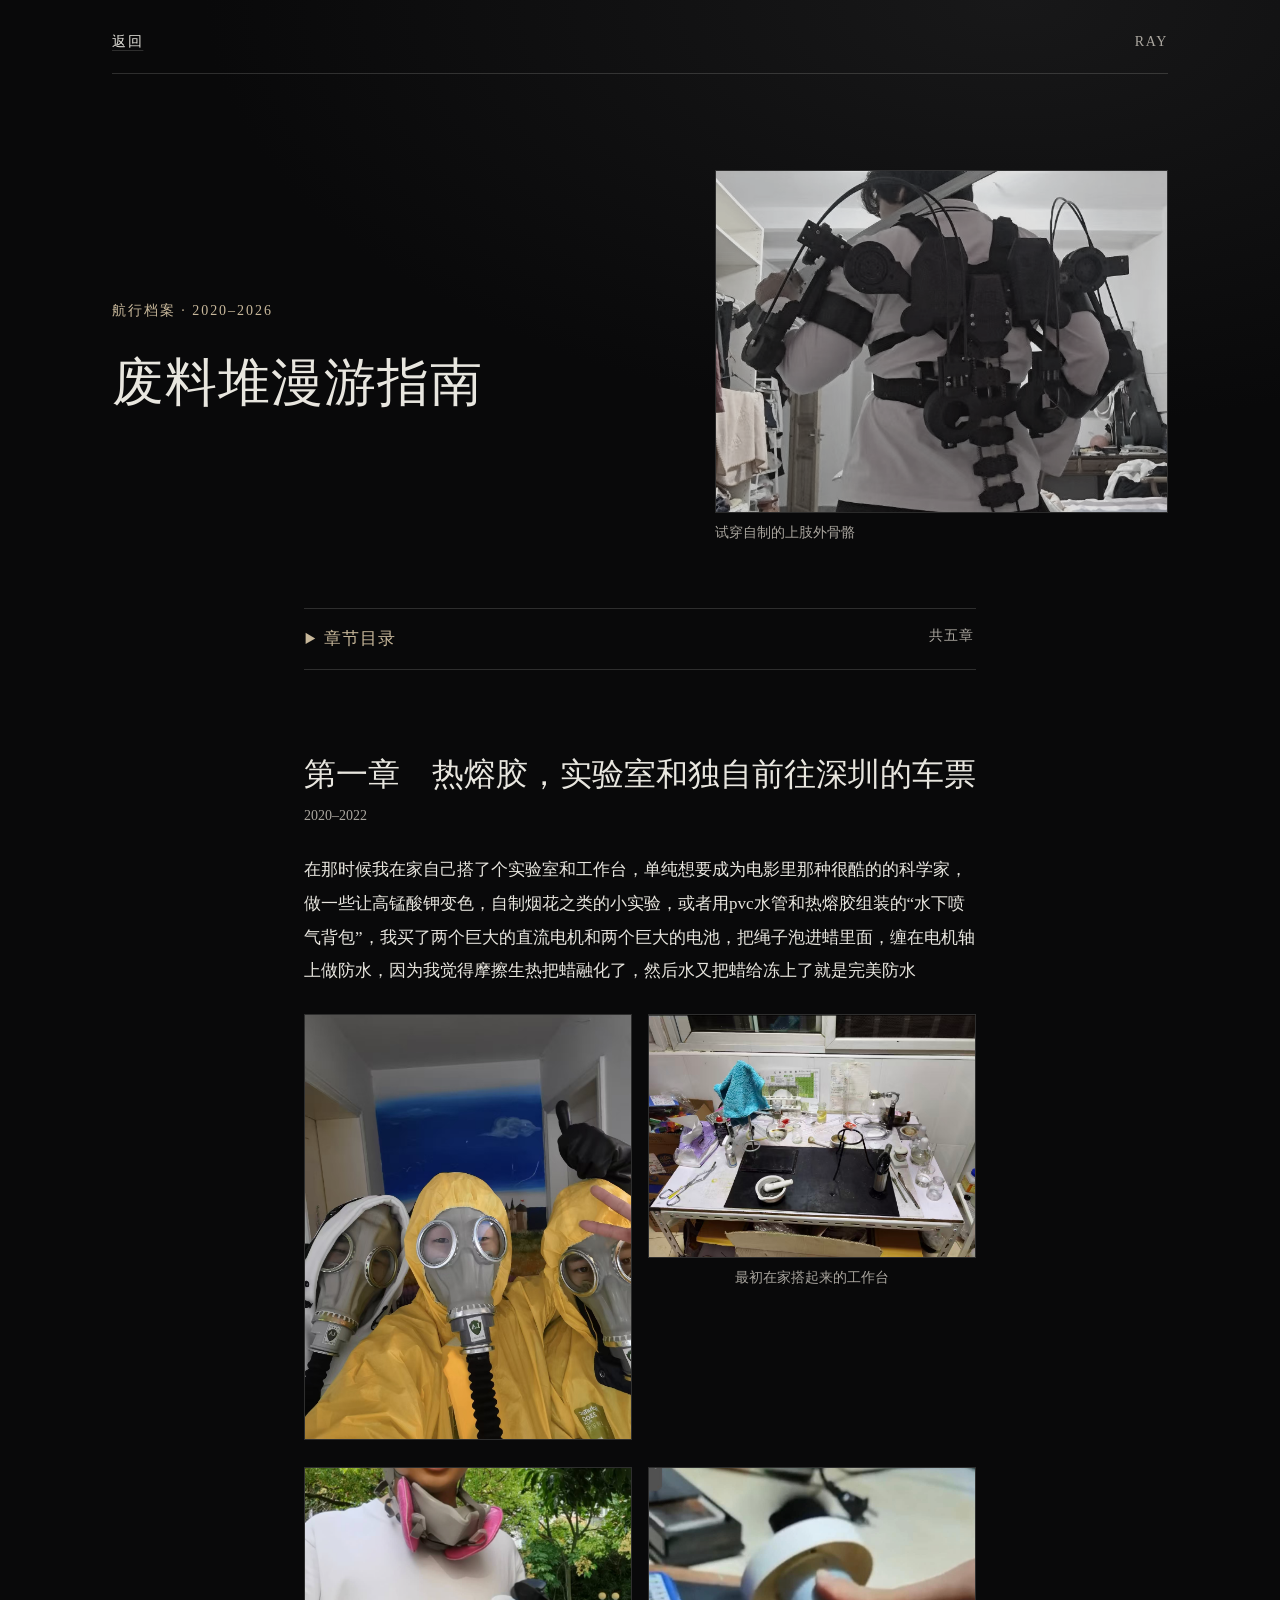
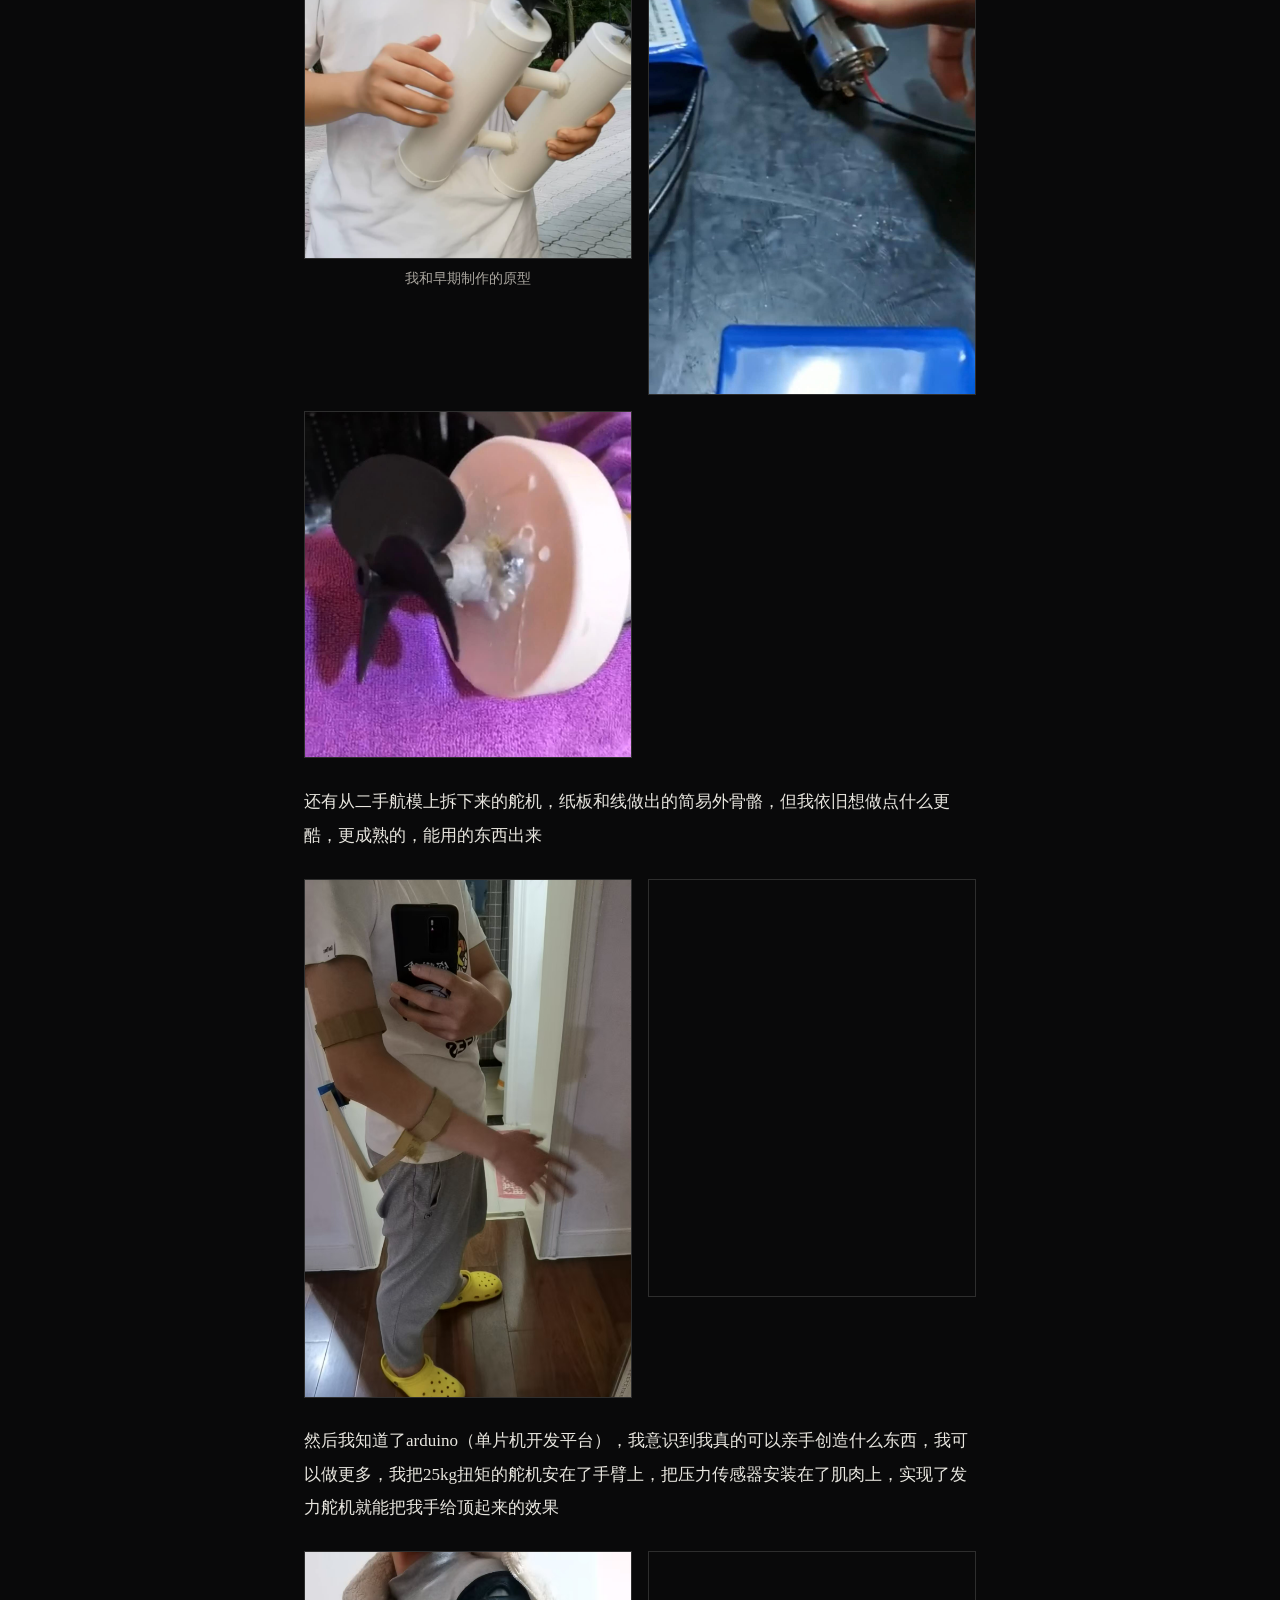
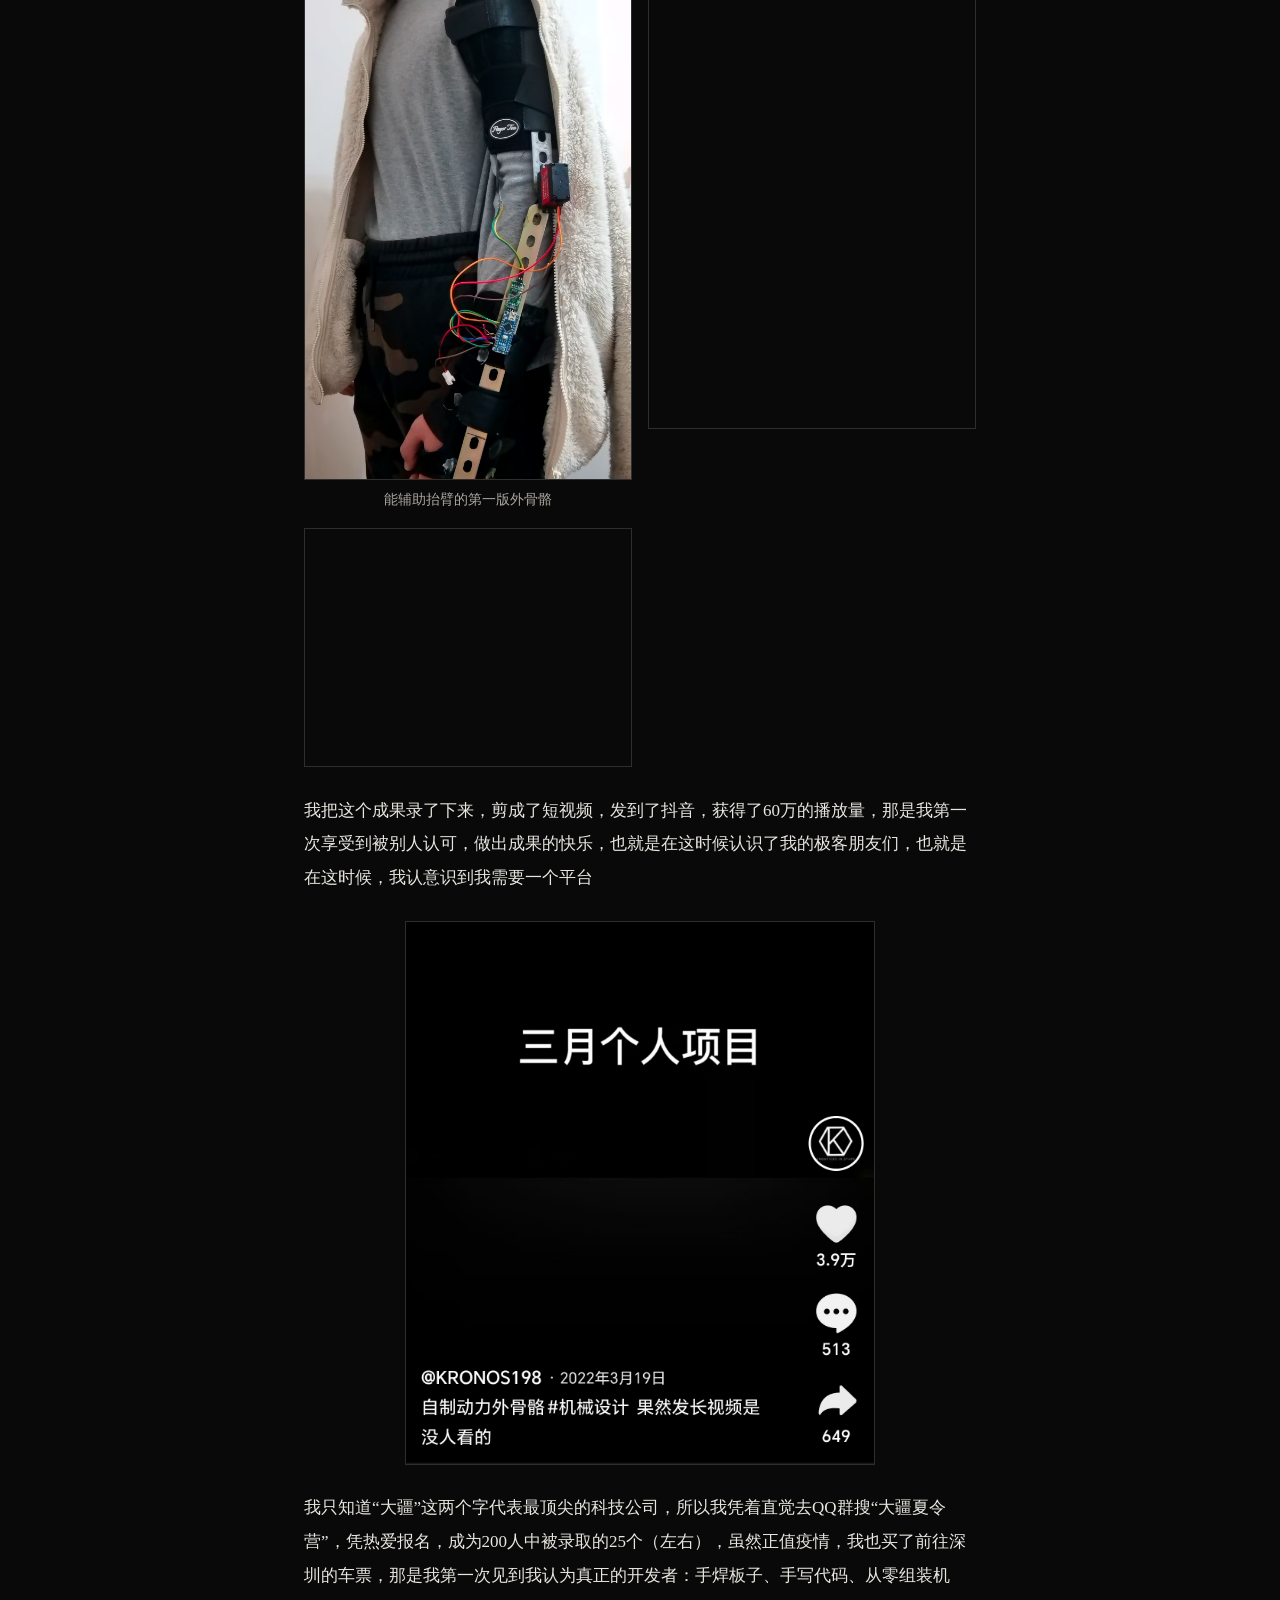
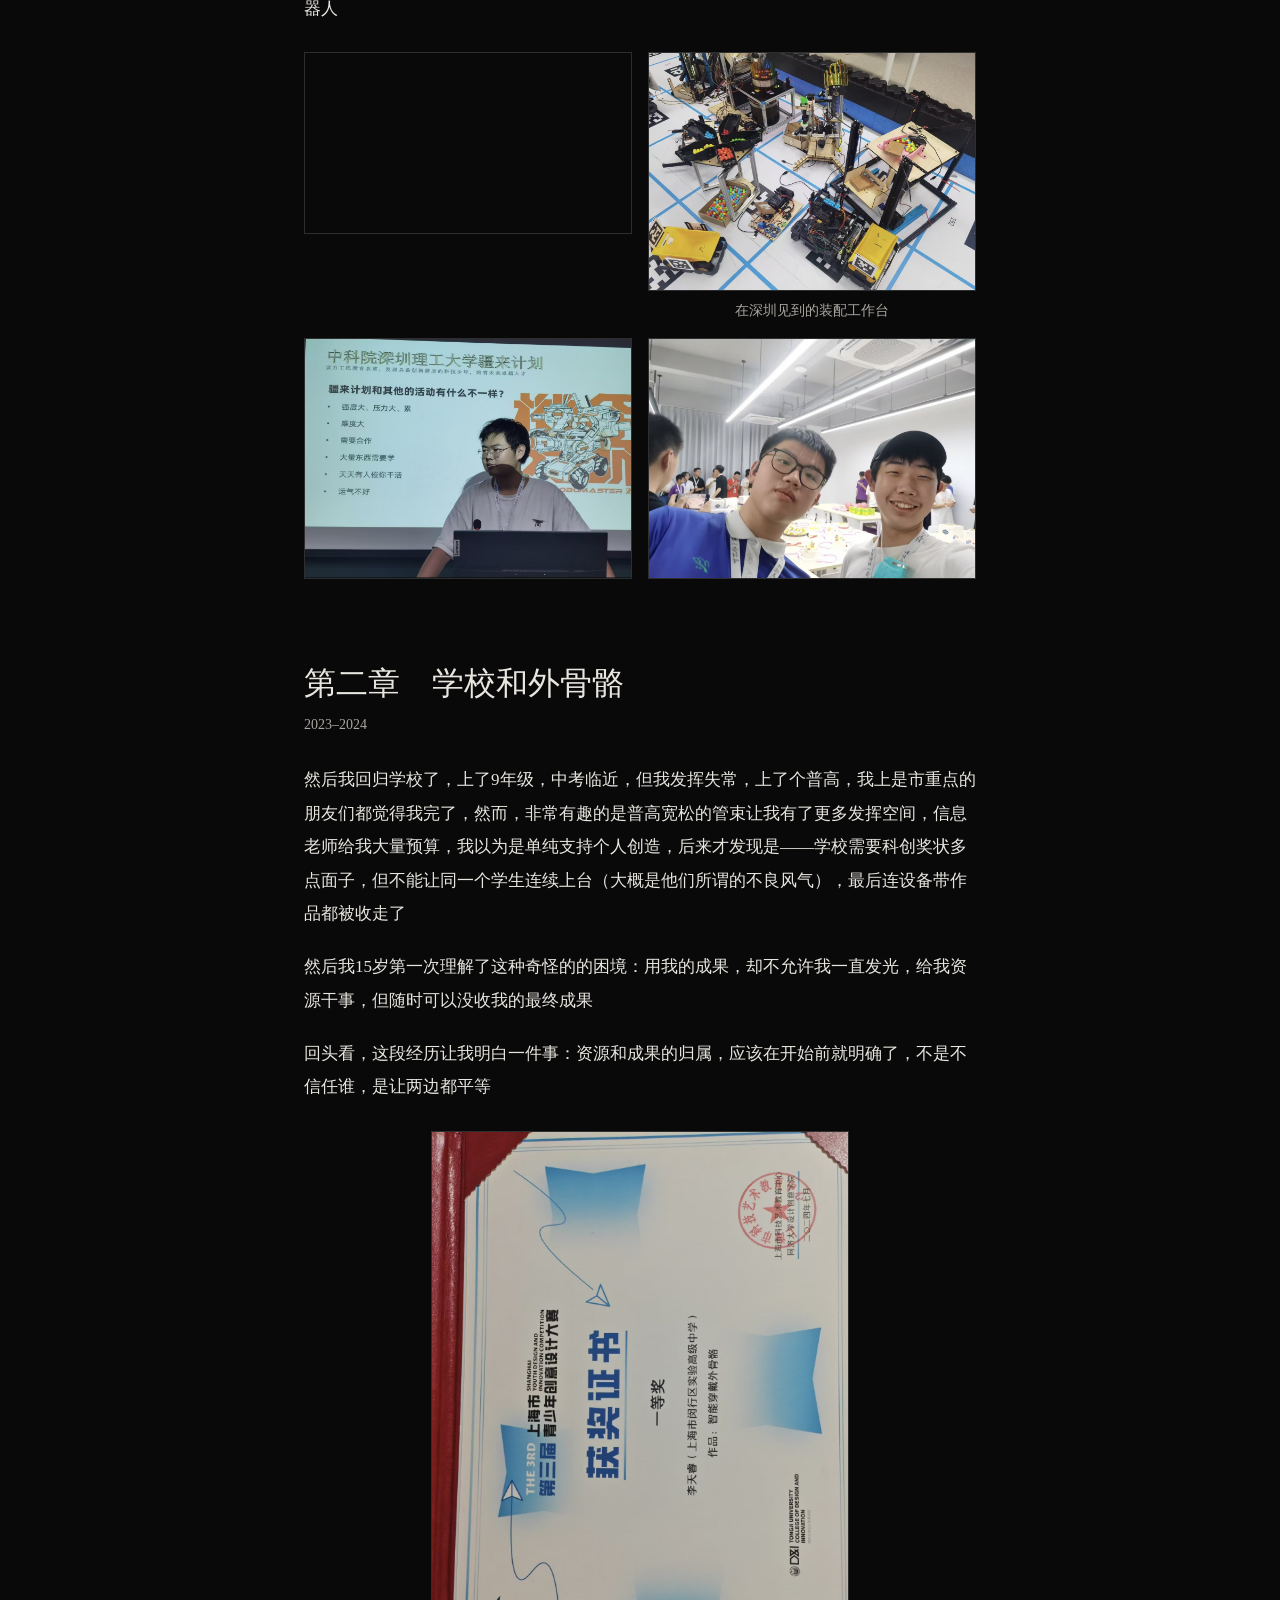
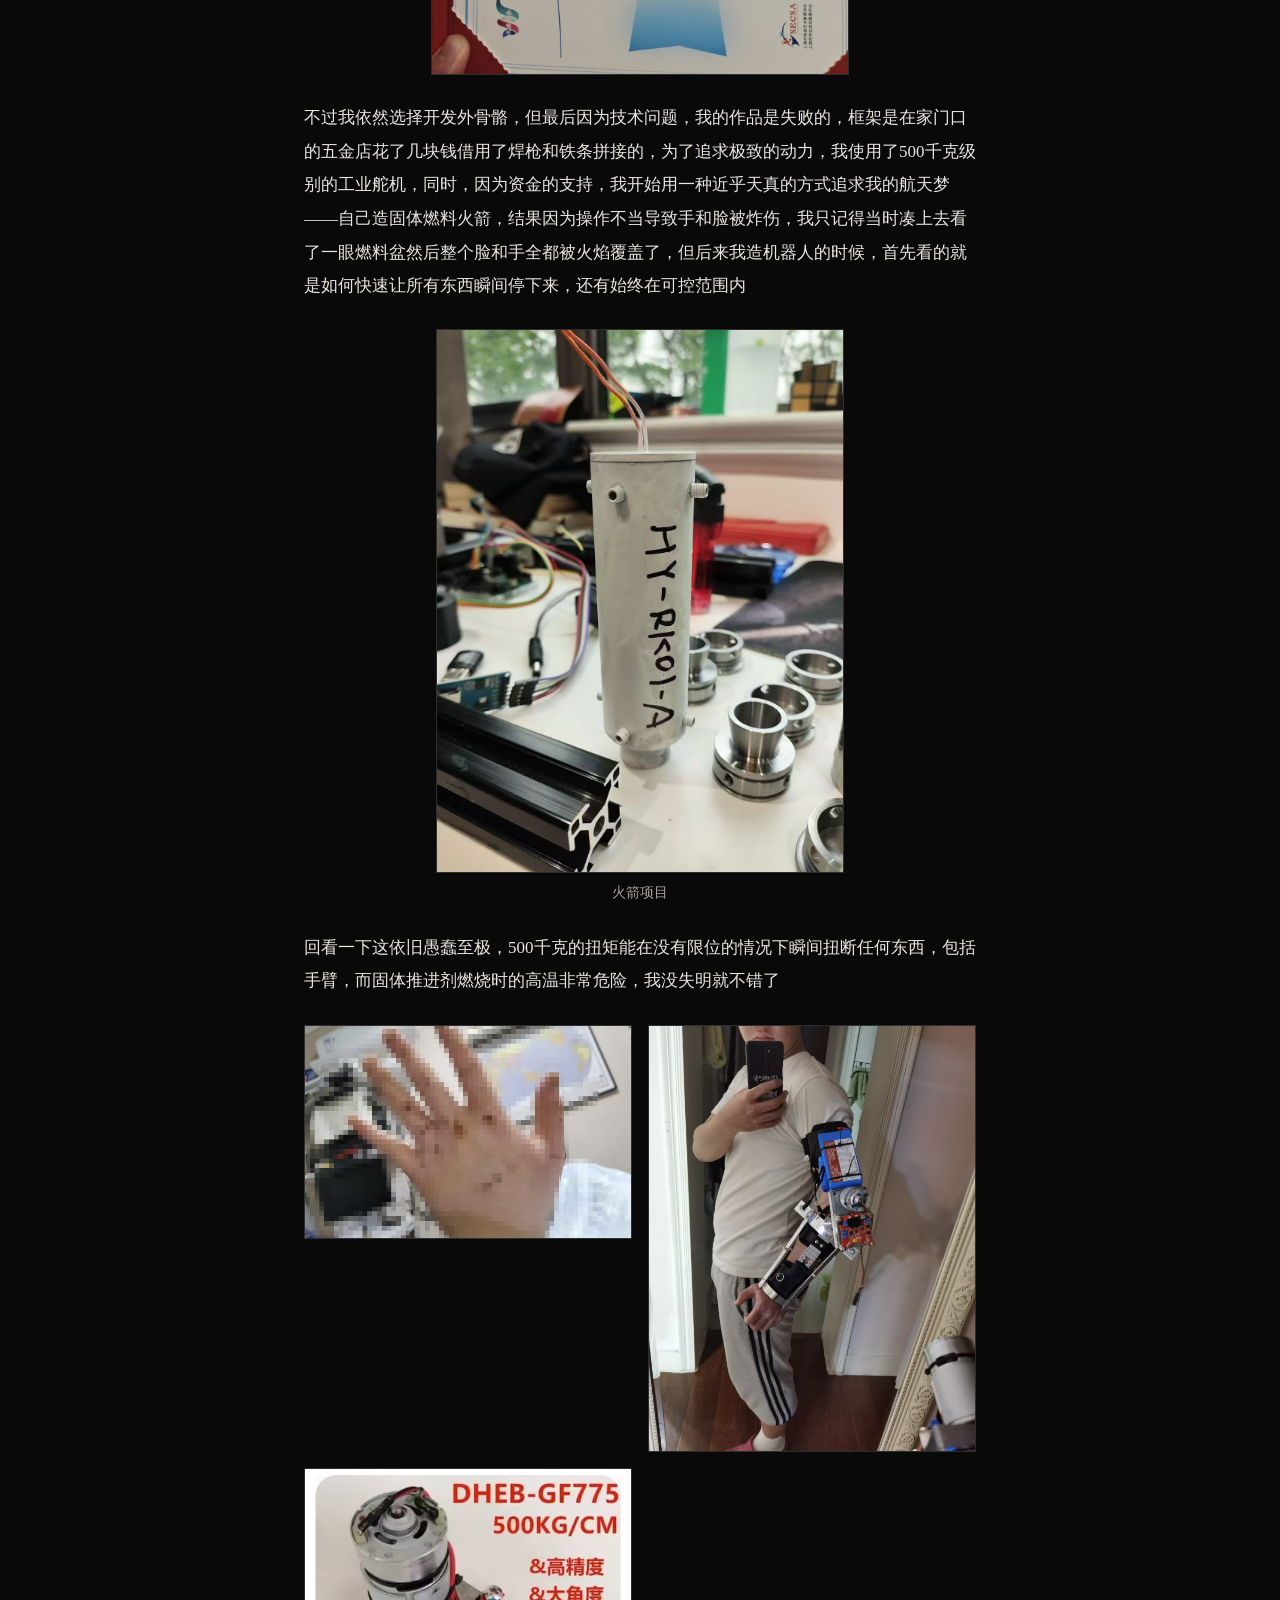
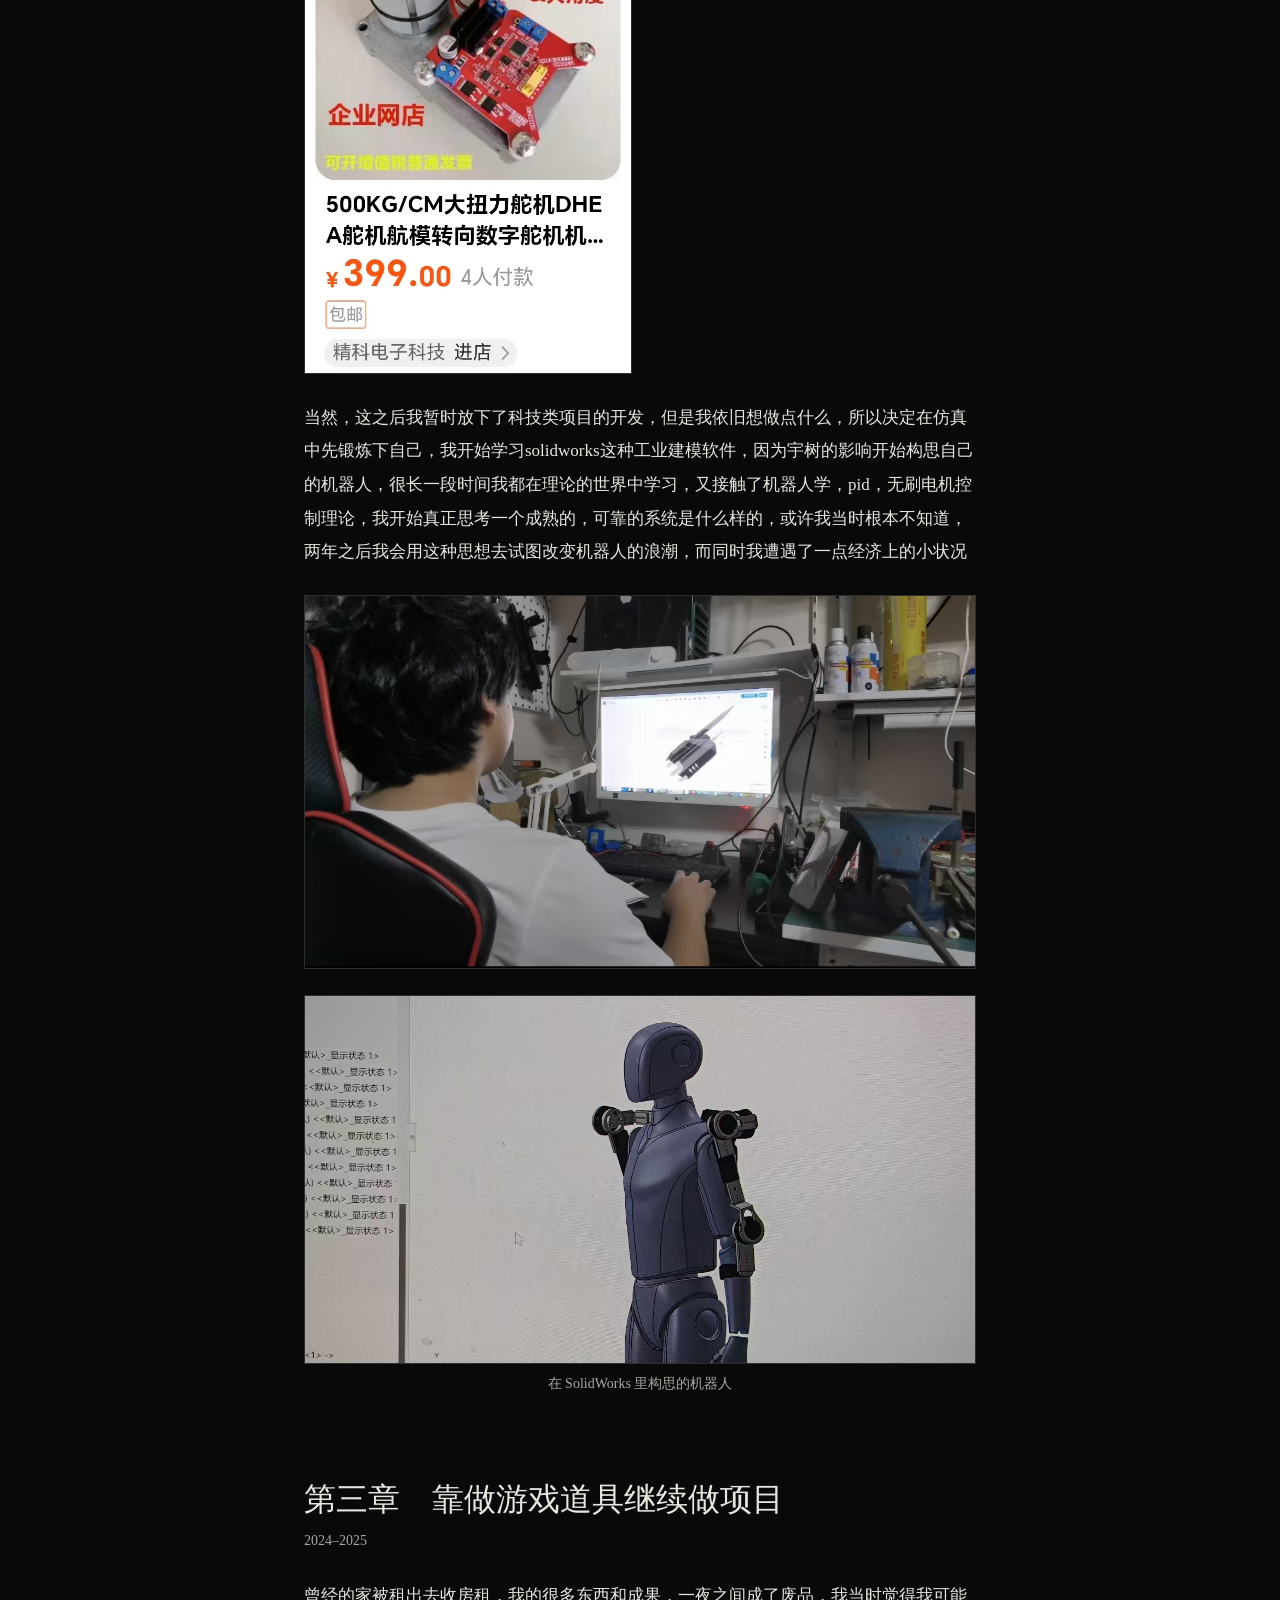
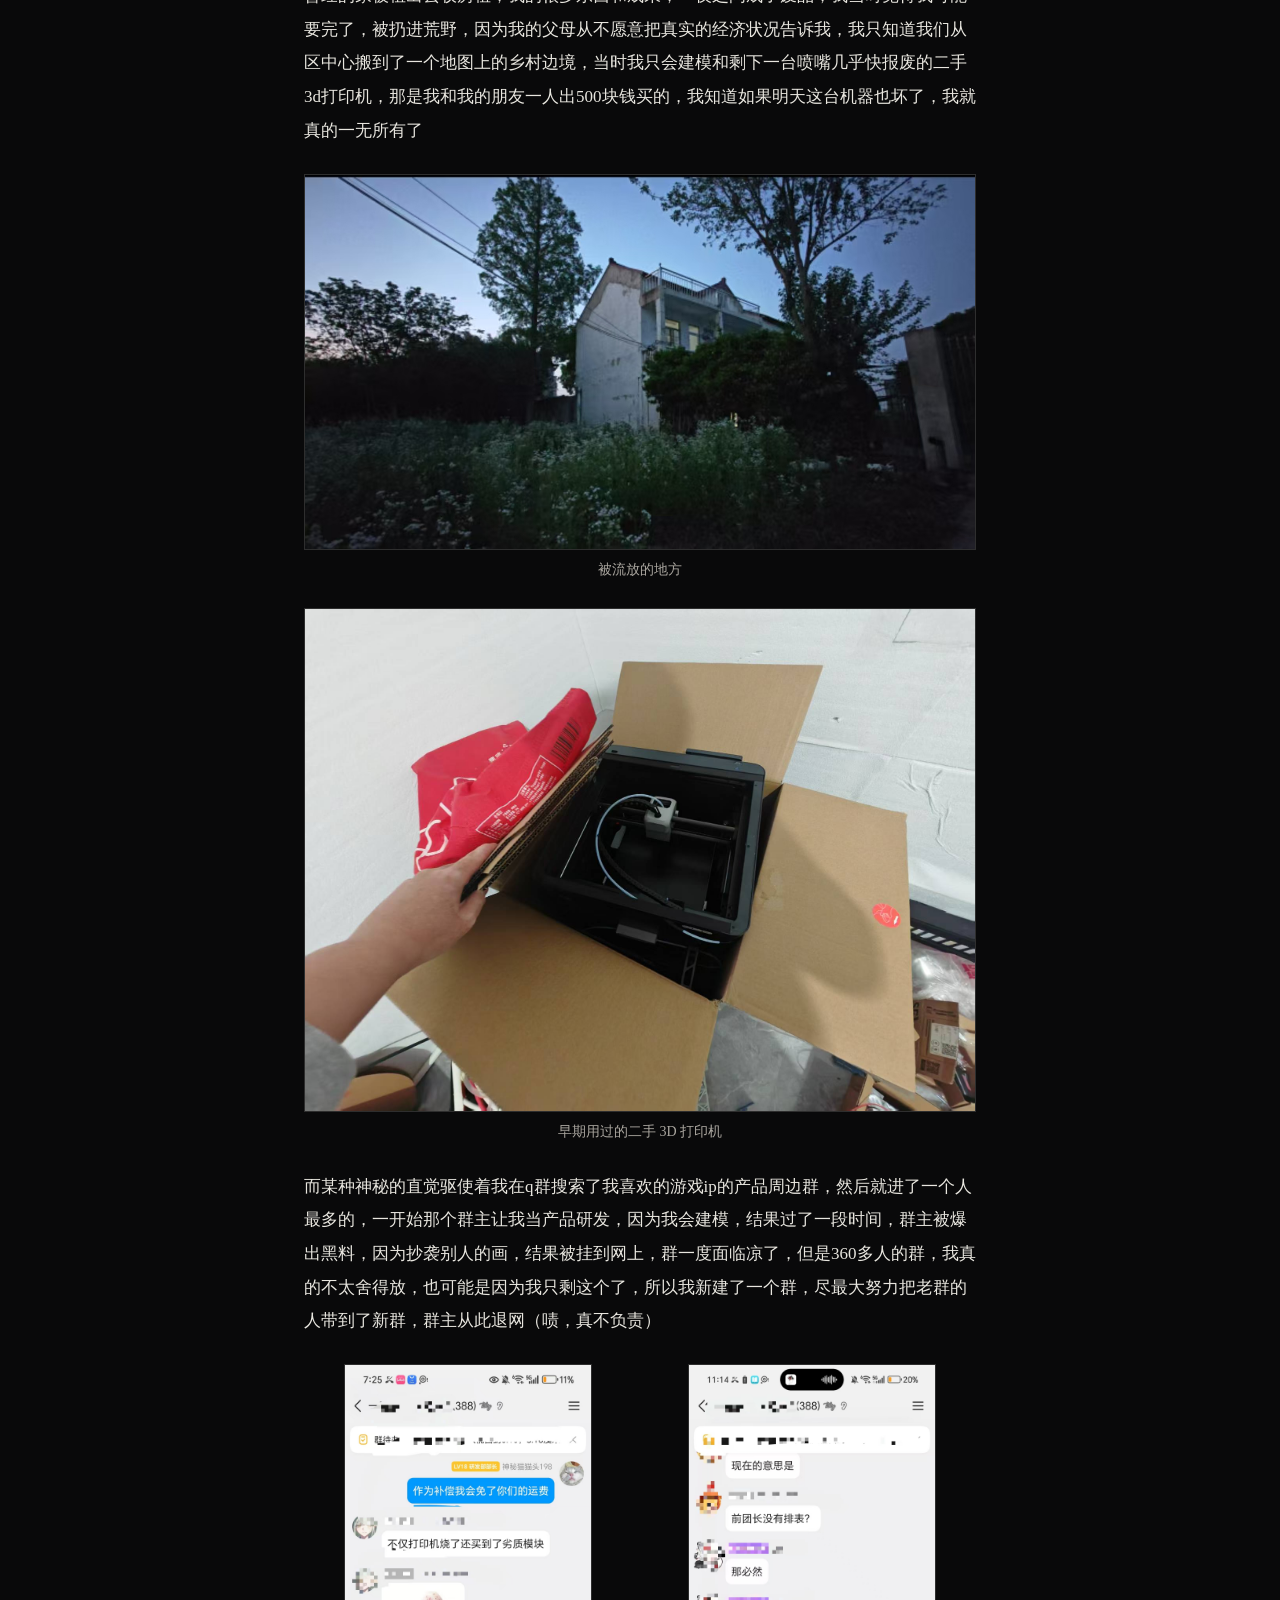
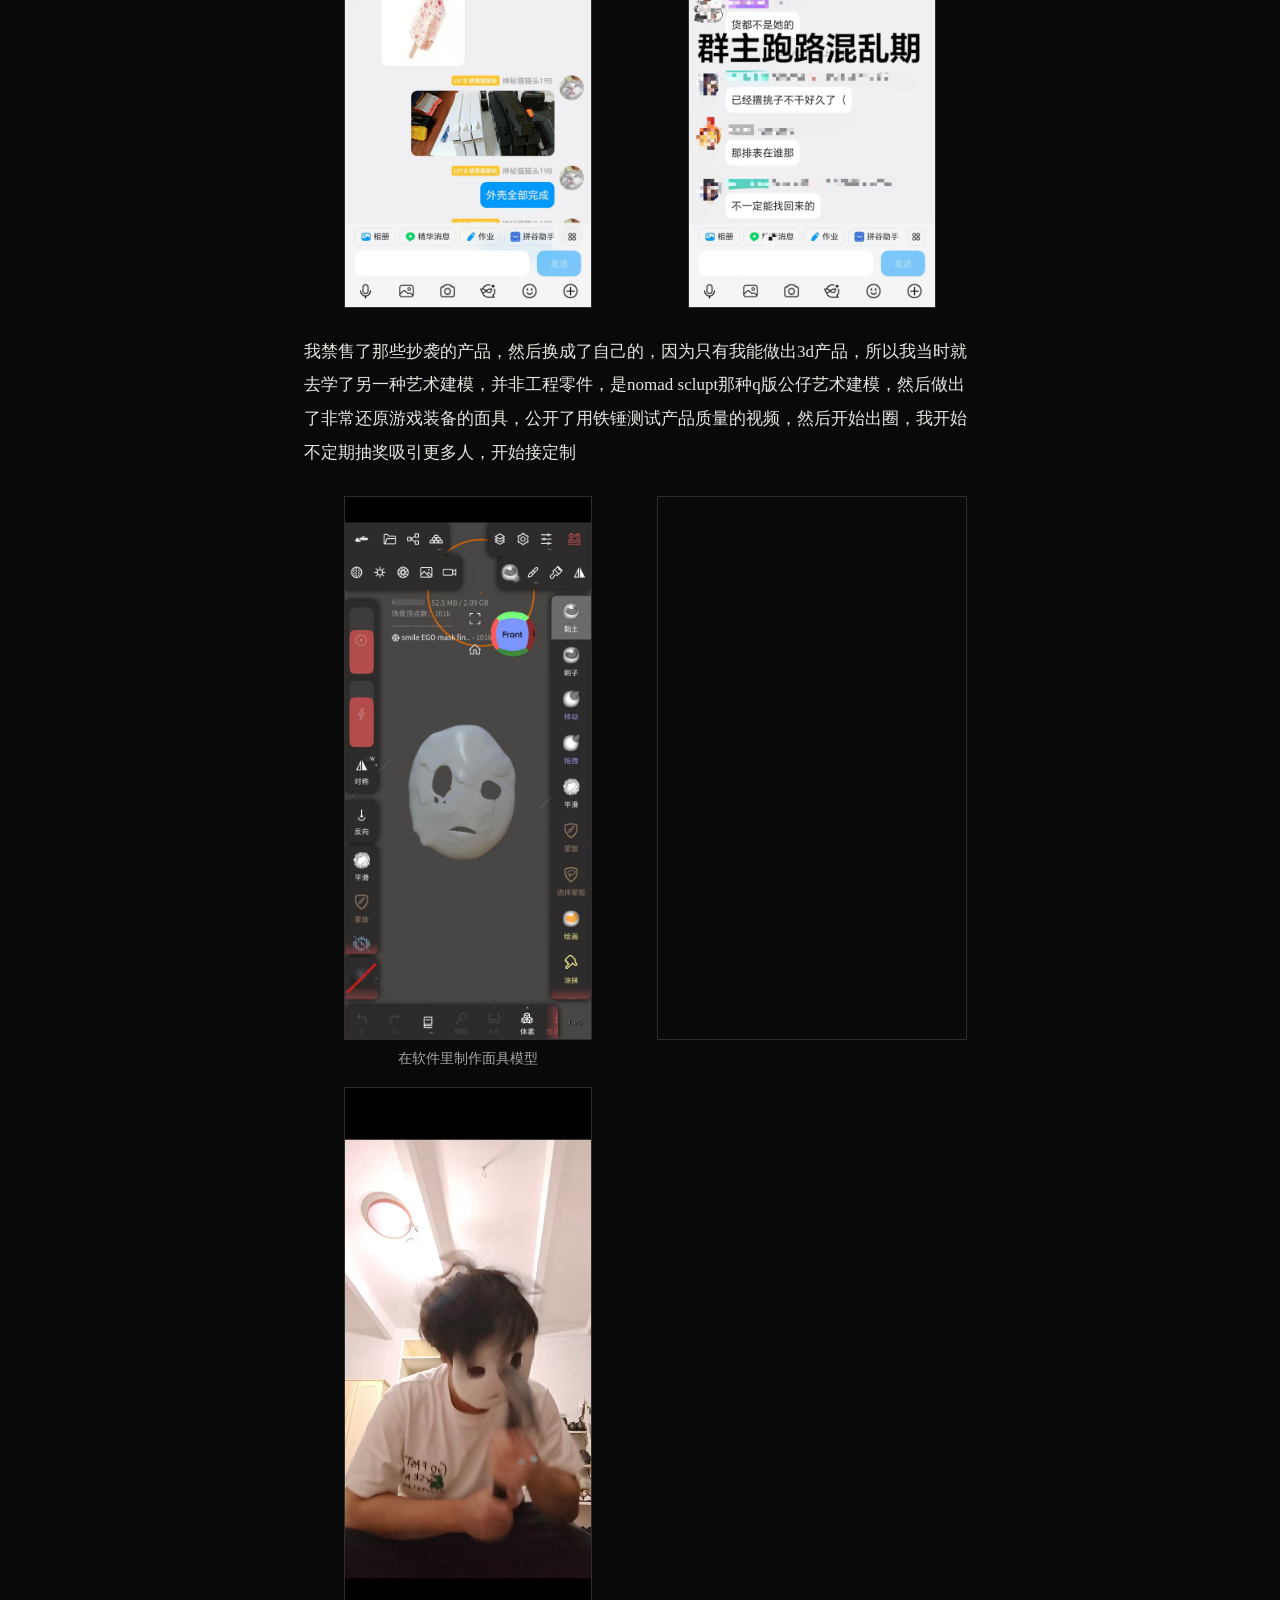
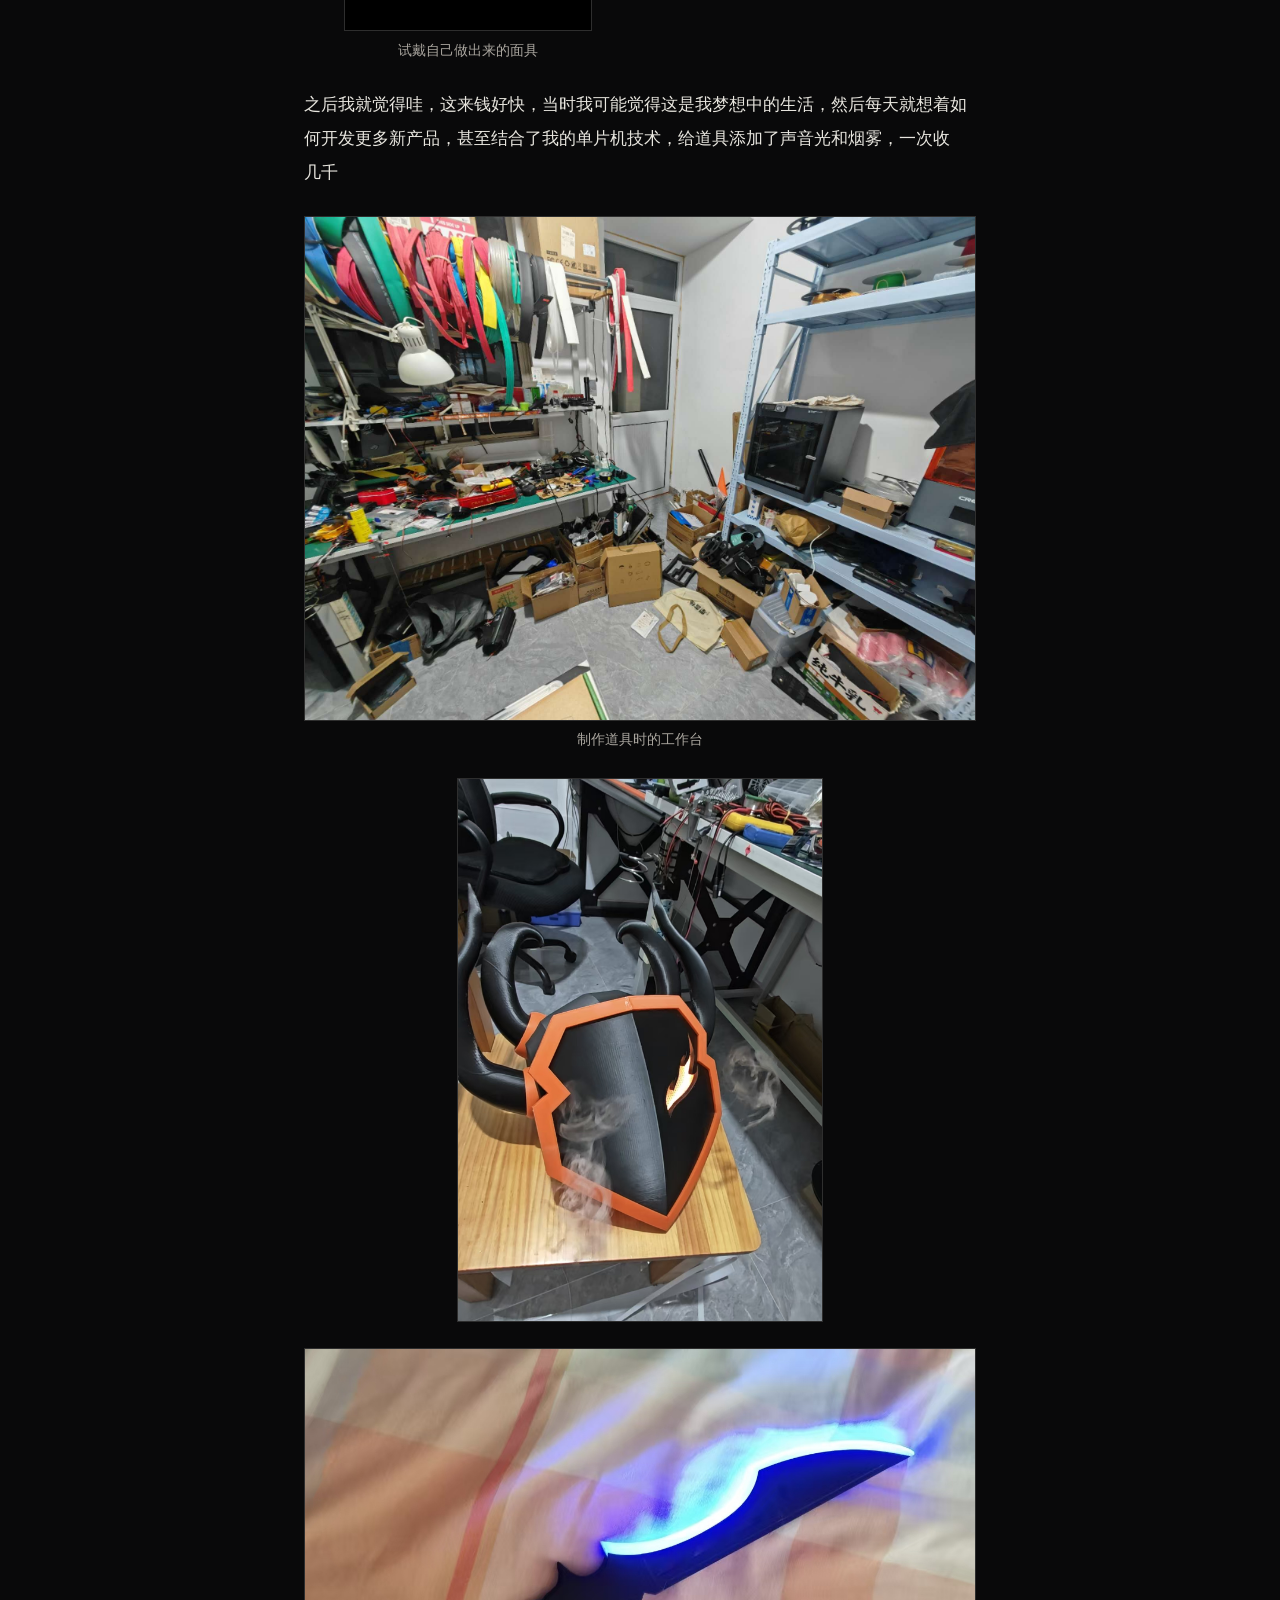
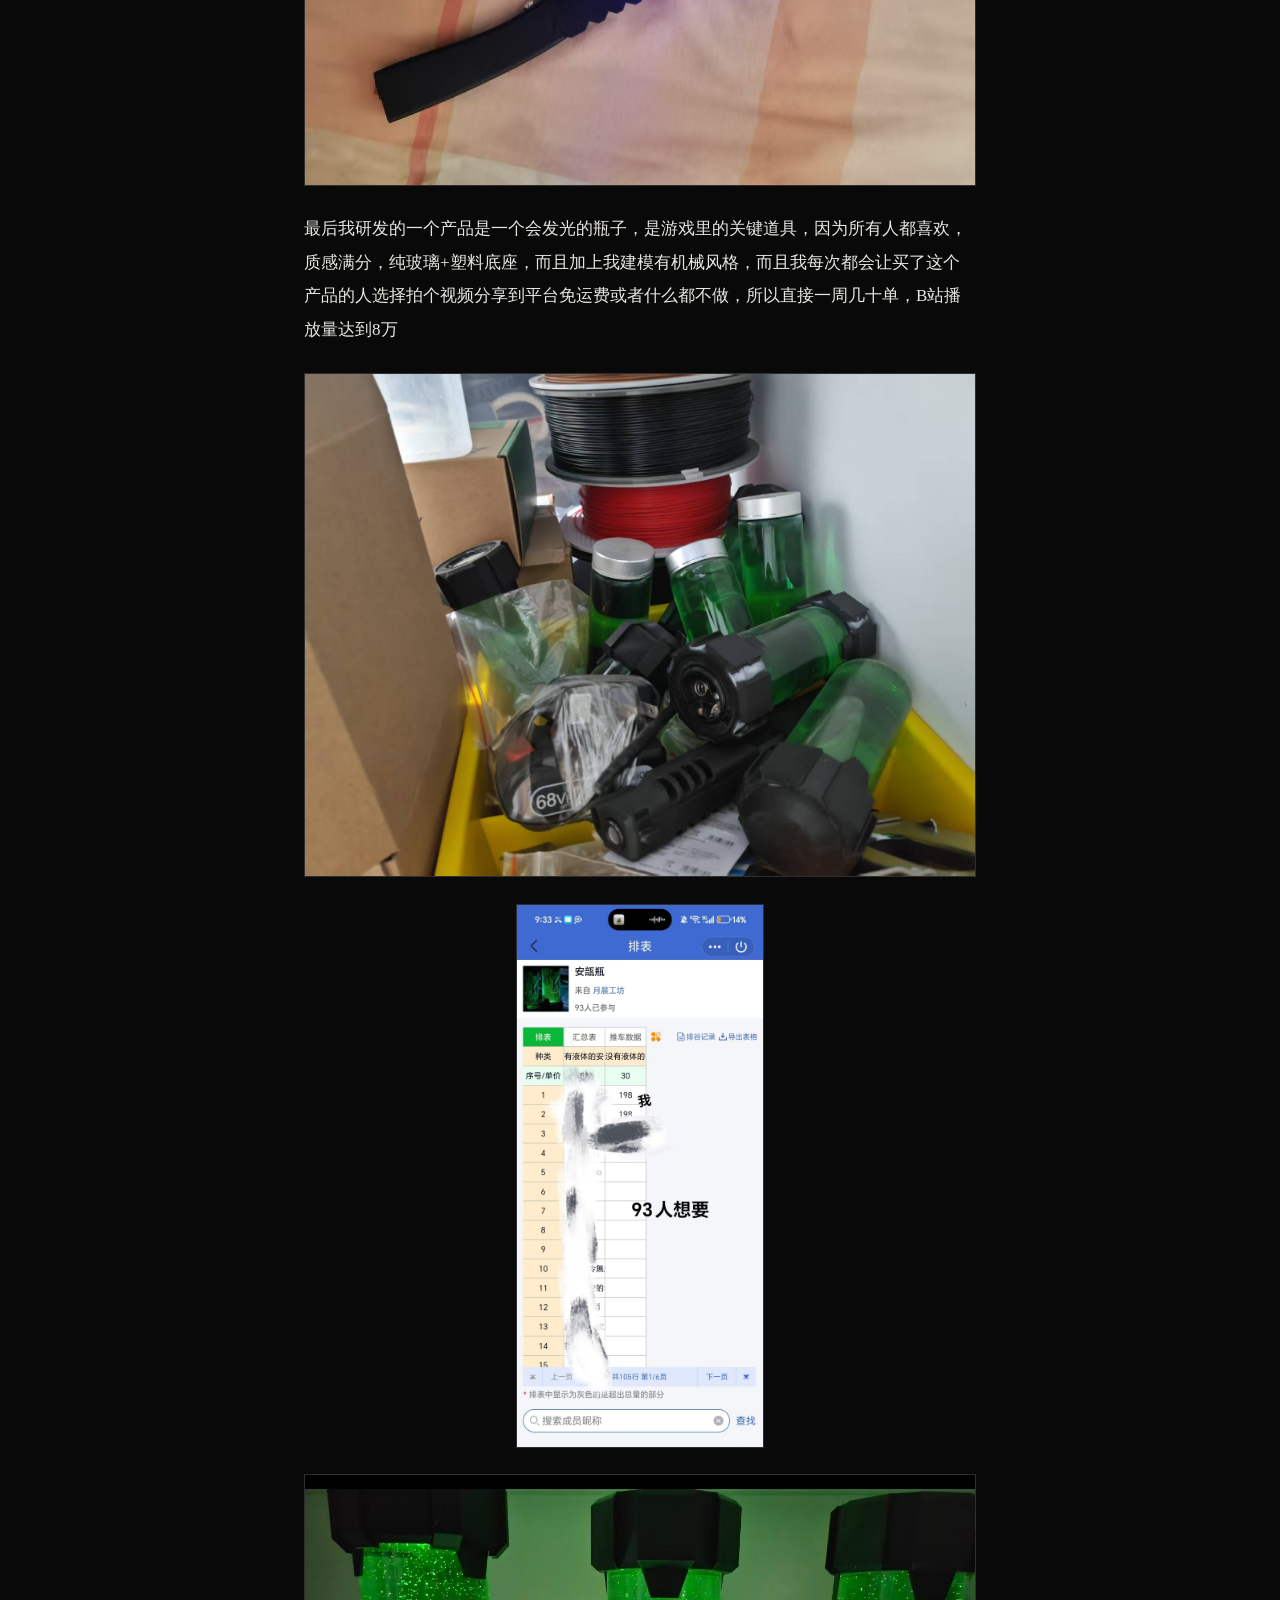
<file: blog/my-story/index.html>
<!doctype html>
<html lang="zh-CN">
<head>
<meta charset="utf-8">
<meta name="viewport" content="width=device-width, initial-scale=1">
<title>废料堆漫游指南 · Ray</title>
<style>
  :root {
    color-scheme: dark;
    --paper: #e8e6df;
    --muted: #aaa69f;
    --accent: #c8b89b;
    --rule: rgba(232, 230, 223, .17);
    --serif: "Noto Serif SC", "Source Han Serif SC", "Songti SC", "STSong", SimSun, serif;
  }
  * { box-sizing: border-box; }
  html { scroll-behavior: smooth; scroll-padding-top: 1.5rem; }
  body {
    margin: 0; color: var(--paper); text-wrap: pretty;
    background: radial-gradient(ellipse 70rem 37rem at 79% 0, #181819, #09090a 72%);
    font: 400 1.0625rem/1.98 var(--serif);
  }
  main { max-width: 74rem; margin-inline: auto; padding: 1.75rem clamp(1.25rem, 5vw, 4rem) 4.5rem; }
  .article-nav {
    display: flex; justify-content: space-between; align-items: baseline; gap: 1rem;
    padding-bottom: 1.1rem; border-bottom: 1px solid var(--rule); letter-spacing: .12em;
  }
  .article-nav span { color: var(--muted); }
  a { color: inherit; text-underline-offset: .3em; text-decoration-color: var(--rule); }
  a:hover { color: #fff; text-decoration-color: currentColor; }
  a:focus-visible { outline: 1px solid currentColor; outline-offset: .25rem; }
  .cover {
    display: grid; grid-template-columns: minmax(0, 1.22fr) minmax(0, 1fr); align-items: center;
    gap: clamp(1.5rem, 4vw, 3.75rem); padding: clamp(3rem, 8vw, 6rem) 0 clamp(2.25rem, 6vw, 4rem);
  }
  .cover .kicker { color: var(--accent); letter-spacing: .14em; margin: 0 0 1.35rem; }
  .cover .lede { color: var(--muted); max-width: 24em; margin: 1.4rem 0 0; }
  .cover figure img { width: 100%; aspect-ratio: 1.32; object-fit: cover; filter: grayscale(.7) brightness(.88); }
  .cover figcaption { text-align: left; }
  .period, .chapters li span, figcaption { color: var(--muted); }
  .article-nav, .kicker, .period, .chapters li span, figcaption, footer { font-size: .875rem; }
  h1 { font: 400 clamp(1.85rem, 4.1vw, 3.55rem)/1.35 var(--serif); margin: 0; letter-spacing: .02em; }
  h2 { font: 400 clamp(1.45rem, 4.2vw, 2rem)/1.5 var(--serif); margin: 0; }
  .chapters, article section, footer { max-width: 42rem; margin-inline: auto; }
  .chapters { border-block: 1px solid var(--rule); }
  .chapters summary { padding: .8rem .1rem; color: var(--accent); cursor: pointer; letter-spacing: .07em; }
  .chapters summary span { float: right; color: var(--muted); font-size: .875rem; }
  .chapters summary:focus-visible { outline: 1px solid var(--accent); outline-offset: 3px; }
  .chapters ol { margin: 0 0 1rem; padding-left: 1.35rem; }
  .chapters li { padding: .2rem 0; }
  .chapters li span { white-space: nowrap; display: inline-block; margin-inline-start: .65rem; }
  section { margin-top: clamp(3rem, 7vw, 5rem); }
  section p { margin: 1.2rem 0; }
  section .period { margin: .25rem 0 1.5rem; }
  .photos { display: grid; gap: 1rem; margin: 1.65rem 0; }
  .photos.pair { grid-template-columns: repeat(2, minmax(0, 1fr)); align-items: start; }
  figure { margin: 0; }
  figure img {
    display: block; width: auto; max-width: 100%; height: auto; max-height: 34rem;
    margin-inline: auto; object-fit: contain; border: 1px solid var(--rule);
  }
  figcaption { text-align: center; margin-top: .55rem; line-height: 1.6; }
  footer { margin-top: 3.5rem; padding-top: 1rem; border-top: 1px solid var(--rule); }
  @media (max-width: 830px) {
    .cover { grid-template-columns: minmax(0, 1fr); }
    .cover figure img { aspect-ratio: 1.7; object-position: center 46%; }
    h1 { font-size: clamp(1.6rem, 6.7vw, 3.1rem); }
  }
  @media (max-width: 540px) { .photos.pair { grid-template-columns: 1fr; } }
  @media (prefers-reduced-motion: reduce) { html { scroll-behavior: auto; } }
</style>
</head>
<body>
<main>
  <nav class="article-nav" aria-label="文章导航"><a href="../../site.html#home" data-return>返回</a><span>RAY</span></nav>
  <article>
    <header class="cover">
      <div>
        <p class="kicker">航行档案 · 2020–2026</p>
        <h1>废料堆漫游指南</h1>
      </div>
      <figure><img src="images/exoskeleton.jpg" alt="我穿着重新设计的上肢外骨骼，背对镜头" width="746" height="622" decoding="async"><figcaption>试穿自制的上肢外骨骼</figcaption></figure>
    </header>
    <details class="chapters" aria-label="文章目录"><summary>章节目录 <span>共五章</span></summary><ol><li><a href="#chapter-1">热熔胶，实验室和独自前往深圳的车票</a><span>2020–2022</span></li><li><a href="#chapter-2">学校和外骨骼</a><span>2023–2024</span></li><li><a href="#chapter-3">靠做游戏道具继续做项目</a><span>2024–2025</span></li><li><a href="#chapter-4">重新做外骨骼</a><span>2025–2026</span></li><li><a href="#chapter-5">具身智能</a><span>2026</span></li></ol></details>
    <section aria-labelledby="chapter-1">
<h2 id="chapter-1">第一章　热熔胶，实验室和独自前往深圳的车票</h2>
<p class="period">2020–2022</p>
<p>在那时候我在家自己搭了个实验室和工作台，单纯想要成为电影里那种很酷的的科学家，做一些让高锰酸钾变色，自制烟花之类的小实验，或者用pvc水管和热熔胶组装的“水下喷气背包”，我买了两个巨大的直流电机和两个巨大的电池，把绳子泡进蜡里面，缠在电机轴上做防水，因为我觉得摩擦生热把蜡融化了，然后水又把蜡给冻上了就是完美防水</p>
<div class="photos pair">
<figure><img src="images/word/image1.jpg" alt="早期实验中佩戴防护装备的截图" width="1224" height="1591" loading="lazy" decoding="async"></figure>
<figure><img src="images/word/image2.jpg" alt="最初在家搭起来的工作台" width="1224" height="908" loading="lazy" decoding="async"><figcaption>最初在家搭起来的工作台</figcaption></figure>
</div>
<div class="photos pair">
<figure><img src="images/early-prototype-crop.png" alt="我拿着早期制作的双筒原型" width="484" height="580" loading="lazy" decoding="async"><figcaption>我和早期制作的原型</figcaption></figure>
<figure><img src="images/word/image4.jpg" alt="早期实验的操作画面" width="1224" height="1977" loading="lazy" decoding="async"></figure>
<figure><img src="images/word/image5.jpg" alt="早期制作的带叶片部件" width="1224" height="1297" loading="lazy" decoding="async"></figure>
</div>
<p>还有从二手航模上拆下来的舵机，纸板和线做出的简易外骨骼，但我依旧想做点什么更酷，更成熟的，能用的东西出来</p>
<div class="photos pair">
<figure><img src="images/word/image6.jpg" alt="纸板外骨骼的试装画面" width="1224" height="1941" loading="lazy" decoding="async"></figure>
<figure><img src="images/word/image7.jpg" alt="纸板外骨骼的结构和连线" width="1224" height="1564" loading="lazy" decoding="async"></figure>
</div>
<p>然后我知道了arduino（单片机开发平台），我意识到我真的可以亲手创造什么东西，我可以做更多，我把25kg扭矩的舵机安在了手臂上，把压力传感器安装在了肌肉上，实现了发力舵机就能把我手给顶起来的效果</p>
<div class="photos pair">
<figure><img src="images/word/image8.jpg" alt="能辅助抬臂的第一版外骨骼" width="1224" height="1979" loading="lazy" decoding="async"><figcaption>能辅助抬臂的第一版外骨骼</figcaption></figure>
<figure><img src="images/word/image9.jpg" alt="早期外骨骼的控制电路" width="1224" height="1787" loading="lazy" decoding="async"></figure>
<figure><img src="images/word/image10.jpg" alt="早期外骨骼的实验工作台" width="1224" height="892" loading="lazy" decoding="async"></figure>
</div>
<p>我把这个成果录了下来，剪成了短视频，发到了抖音，获得了60万的播放量，那是我第一次享受到被别人认可，做出成果的快乐，也就是在这时候认识了我的极客朋友们，也就是在这时候，我认意识到我需要一个平台</p>
<div class="photos">
<figure><img src="images/word/image11.jpg" alt="早期项目发布到抖音的页面" width="1224" height="1420" loading="lazy" decoding="async"></figure>
</div>
<p>我只知道“大疆”这两个字代表最顶尖的科技公司，所以我凭着直觉去QQ群搜“大疆夏令营”，凭热爱报名，成为200人中被录取的25个（左右），虽然正值疫情，我也买了前往深圳的车票，那是我第一次见到我认为真正的开发者：手焊板子、手写代码、从零组装机器人</p>
<div class="photos pair">
<figure><img src="images/word/image12.jpg" alt="深圳夏令营的装配现场" width="1224" height="674" loading="lazy" decoding="async"></figure>
<figure><img src="images/word/image13.jpg" alt="在深圳见到的装配工作台" width="1224" height="888" loading="lazy" decoding="async"><figcaption>在深圳见到的装配工作台</figcaption></figure>
<figure><img src="images/word/image14.jpg" alt="深圳夏令营的活动现场" width="1224" height="898" loading="lazy" decoding="async"></figure>
<figure><img src="images/word/image15.jpg" alt="在深圳夏令营与同伴合影" width="1224" height="898" loading="lazy" decoding="async"></figure>
</div>
</section>
<section aria-labelledby="chapter-2">
<h2 id="chapter-2">第二章　学校和外骨骼</h2>
<p class="period">2023–2024</p>
<p>然后我回归学校了，上了9年级，中考临近，但我发挥失常，上了个普高，我上是市重点的朋友们都觉得我完了，然而，非常有趣的是普高宽松的管束让我有了更多发挥空间，信息老师给我大量预算，我以为是单纯支持个人创造，后来才发现是——学校需要科创奖状多点面子，但不能让同一个学生连续上台（大概是他们所谓的不良风气），最后连设备带作品都被收走了</p>
<p>然后我15岁第一次理解了这种奇怪的的困境：用我的成果，却不允许我一直发光，给我资源干事，但随时可以没收我的最终成果</p>
<p>回头看，这段经历让我明白一件事：资源和成果的归属，应该在开始前就明确了，不是不信任谁，是让两边都平等</p>
<div class="photos">
<figure><img src="images/word/image16.jpg" alt="在学校做科创项目时获得的证书" width="1224" height="1596" loading="lazy" decoding="async"></figure>
</div>
<p>不过我依然选择开发外骨骼，但最后因为技术问题，我的作品是失败的，框架是在家门口的五金店花了几块钱借用了焊枪和铁条拼接的，为了追求极致的动力，我使用了500千克级别的工业舵机，同时，因为资金的支持，我开始用一种近乎天真的方式追求我的航天梦——自己造固体燃料火箭，结果因为操作不当导致手和脸被炸伤，我只记得当时凑上去看了一眼燃料盆然后整个脸和手全都被火焰覆盖了，但后来我造机器人的时候，首先看的就是如何快速让所有东西瞬间停下来，还有始终在可控范围内</p>
<div class="photos">
<figure><img src="images/rocket-project.jpg" alt="工作台上的火箭项目原型" width="1080" height="1440" loading="lazy" decoding="async"><figcaption>火箭项目</figcaption></figure>
</div>
<p>回看一下这依旧愚蠢至极，500千克的扭矩能在没有限位的情况下瞬间扭断任何东西，包括手臂，而固体推进剂燃烧时的高温非常危险，我没失明就不错了</p>
<div class="photos pair">
<figure><img src="images/word/image17.jpg" alt="手部受伤后的照片" width="1224" height="796" loading="lazy" decoding="async"></figure>
<figure><img src="images/word/image18.jpg" alt="高中时制作的外骨骼试穿画面" width="1224" height="1598" loading="lazy" decoding="async"></figure>
<figure><img src="images/word/image19.jpg" alt="外骨骼项目用到的舵机" width="622" height="962" loading="lazy" decoding="async"></figure>
</div>
<p>当然，这之后我暂时放下了科技类项目的开发，但是我依旧想做点什么，所以决定在仿真中先锻炼下自己，我开始学习solidworks这种工业建模软件，因为宇树的影响开始构思自己的机器人，很长一段时间我都在理论的世界中学习，又接触了机器人学，pid，无刷电机控制理论，我开始真正思考一个成熟的，可靠的系统是什么样的，或许我当时根本不知道，两年之后我会用这种思想去试图改变机器人的浪潮，而同时我遭遇了一点经济上的小状况</p>
<div class="photos">
<figure><img src="images/word/image20.jpg" alt="学习工业建模时的屏幕画面" width="1224" height="678" loading="lazy" decoding="async"></figure>
</div>
<div class="photos">
<figure><img src="images/word/image21.jpg" alt="在 SolidWorks 里构思的机器人" width="1224" height="671" loading="lazy" decoding="async"><figcaption>在 SolidWorks 里构思的机器人</figcaption></figure>
</div>
</section>
<section aria-labelledby="chapter-3">
<h2 id="chapter-3">第三章　靠做游戏道具继续做项目</h2>
<p class="period">2024–2025</p>
<p>曾经的家被租出去收房租，我的很多东西和成果，一夜之间成了废品，我当时觉得我可能要完了，被扔进荒野，因为我的父母从不愿意把真实的经济状况告诉我，我只知道我们从区中心搬到了一个地图上的乡村边境，当时我只会建模和剩下一台喷嘴几乎快报废的二手3d打印机，那是我和我的朋友一人出500块钱买的，我知道如果明天这台机器也坏了，我就真的一无所有了</p>
<div class="photos">
<figure><img src="images/exile-house.jpg" alt="当时搬去的乡村房子" width="1224" height="684" loading="lazy" decoding="async"><figcaption>被流放的地方</figcaption></figure>
</div>
<div class="photos">
<figure><img src="images/word/image22.jpg" alt="早期用过的二手 3D 打印机" width="1706" height="1279" loading="lazy" decoding="async"><figcaption>早期用过的二手 3D 打印机</figcaption></figure>
</div>
<p>而某种神秘的直觉驱使着我在q群搜索了我喜欢的游戏ip的产品周边群，然后就进了一个人最多的，一开始那个群主让我当产品研发，因为我会建模，结果过了一段时间，群主被爆出黑料，因为抄袭别人的画，结果被挂到网上，群一度面临凉了，但是360多人的群，我真的不太舍得放，也可能是因为我只剩这个了，所以我新建了一个群，尽最大努力把老群的人带到了新群，群主从此退网（啧，真不负责）</p>
<div class="photos pair">
<figure><img src="images/word/image23.jpg" alt="和玩家交流游戏道具想法的聊天截图" width="1224" height="2688" loading="lazy" decoding="async"></figure>
<figure><img src="images/word/image24.jpg" alt="游戏道具群的讨论截图" width="1224" height="2688" loading="lazy" decoding="async"></figure>
</div>
<p>我禁售了那些抄袭的产品，然后换成了自己的，因为只有我能做出3d产品，所以我当时就去学了另一种艺术建模，并非工程零件，是nomad sclupt那种q版公仔艺术建模，然后做出了非常还原游戏装备的面具，公开了用铁锤测试产品质量的视频，然后开始出圈，我开始不定期抽奖吸引更多人，开始接定制</p>
<div class="photos pair">
<figure><img src="images/word/image25.jpg" alt="在软件里制作面具模型" width="1224" height="2688" loading="lazy" decoding="async"><figcaption>在软件里制作面具模型</figcaption></figure>
<figure><img src="images/word/image26.jpg" alt="试戴面具原型的视频截图" width="1224" height="2153" loading="lazy" decoding="async"></figure>
<figure><img src="images/word/image27.jpg" alt="试戴自己做出来的面具" width="918" height="2016" loading="lazy" decoding="async"><figcaption>试戴自己做出来的面具</figcaption></figure>
</div>
<p>之后我就觉得哇，这来钱好快，当时我可能觉得这是我梦想中的生活，然后每天就想着如何开发更多新产品，甚至结合了我的单片机技术，给道具添加了声音光和烟雾，一次收几千</p>
<div class="photos">
<figure><img src="images/word/image28.jpg" alt="制作道具时的工作台" width="1706" height="1280" loading="lazy" decoding="async"><figcaption>制作道具时的工作台</figcaption></figure>
</div>
<div class="photos">
<figure><img src="images/word/image29.jpg" alt="发光道具的制作和测试记录" width="1224" height="1821" loading="lazy" decoding="async"></figure>
</div>
<div class="photos">
<figure><img src="images/word/image30.jpg" alt="发光道具的点亮测试" width="1224" height="795" loading="lazy" decoding="async"></figure>
</div>
<p>最后我研发的一个产品是一个会发光的瓶子，是游戏里的关键道具，因为所有人都喜欢，质感满分，纯玻璃+塑料底座，而且加上我建模有机械风格，而且我每次都会让买了这个产品的人选择拍个视频分享到平台免运费或者什么都不做，所以直接一周几十单，B站播放量达到8万</p>
<div class="photos">
<figure><img src="images/word/image31.jpg" alt="发光瓶道具的装配现场" width="1706" height="1279" loading="lazy" decoding="async"></figure>
</div>
<div class="photos">
<figure><img src="images/word/image32.jpg" alt="道具商品页面截图" width="1224" height="2688" loading="lazy" decoding="async"></figure>
</div>
<div class="photos">
<figure><img src="images/word/image33.jpg" alt="做出来的发光道具瓶" width="1224" height="920" loading="lazy" decoding="async"><figcaption>做出来的发光道具瓶</figcaption></figure>
</div>
<div class="photos">
<figure><img src="images/word/image34.jpg" alt="发光道具瓶的 B 站发布页面" width="1224" height="2335" loading="lazy" decoding="async"></figure>
</div>
<p>但就是因为这个我的群人数一下涨到八百，最后被逼得迫不得已改成每月卖40个，购买名额谁抢到就是谁的，但是最后发现我的时间不够，因为我必须手工制作每一个订单，而且产品会出故障，售后，退货，因为全部是手工的，然后我意识到我的大脑不应该拿来做这些事情，当然最后我赚到了差不多三万块钱</p>
<div class="photos">
<figure><img src="images/word/image35.jpg" alt="游戏道具群的聊天截图" width="1224" height="2688" loading="lazy" decoding="async"></figure>
</div>
</section>
<section aria-labelledby="chapter-4">
<h2 id="chapter-4">第四章　重新做外骨骼</h2>
<p class="period">2025–2026</p>
<p>于是我放弃了做道具，我不能出卖时间换钱，我将赚到的所有的钱重新购买了一台全新的打印机，还有制造外骨骼所需最昂贵的零件—无刷减速电机，毕竟我做道具是为了赚钱追梦，那就把钱砸在我的梦想上</p>
<p>结合我之前学到的所有工程知识，我设计出了一个全自由度的上肢外骨骼，但非常可惜的是，在目前我的有限认知里，我觉得肩关节只是两个轴承在转，所以我一次又一次的设计结构打印，然后穿戴，然后失败，废料堆的满地都是，我几乎天天收到打印机耗材的快递，我意识到我不能再这么干了，我的资金并不是无限的</p>
<div class="photos">
<figure><img src="images/word/image36.jpg" alt="外骨骼零件的早期设计记录" width="929" height="669" loading="lazy" decoding="async"></figure>
</div>
<div class="photos pair">
<figure><img src="images/word/image37.jpg" alt="台面上的外骨骼零件" width="1224" height="674" loading="lazy" decoding="async"></figure>
<figure><img src="images/word/image38.jpg" alt="试穿上肢外骨骼" width="1224" height="684" loading="lazy" decoding="async"><figcaption>试穿上肢外骨骼</figcaption></figure>
</div>
<div class="photos">
<figure><img src="images/word/image39.jpg" alt="放在模型旁边的外骨骼部件" width="1224" height="675" loading="lazy" decoding="async"><figcaption>放在模型旁边的外骨骼部件</figcaption></figure>
</div>
<p>所以我开始学习人体运动学，肩关节解剖以及髋关节解剖，思考和让外骨骼和人体耦合，中途复现了哥伦比亚大学的阵列压力传感器，还改良成了硅胶版本的，为了解决手部压力传感器问题，获得100万播放，上热门了</p>
<div class="photos"><figure><img src="images/tactile-video-bilibili.jpg" alt="「自制压力触觉传感硅胶材料」在 B 站获热门收录，截图时播放量为 105.5 万" width="1280" height="585" loading="lazy" decoding="async"><figcaption>B 站热门收录截图</figcaption></figure></div>
<div class="photos pair">
<figure><img src="images/word/image40.jpg" alt="硅胶触觉传感原型的演示视频页面" width="1224" height="2688" loading="lazy" decoding="async"></figure>
<figure><img src="images/word/image41.jpg" alt="外骨骼相关的 B 站视频页面" width="1224" height="2688" loading="lazy" decoding="async"></figure>
</div>
<p>同时我意识到这些关节都有一个非常重要，但被我忽视的因素——滑动自由度，当然解决了这个问题之后，我设计的外骨骼也终于能穿了，而且真正实现了零阻力</p>
<div class="photos">
<figure><img src="images/word/image42.jpg" alt="穿上重新设计后的上肢外骨骼" width="746" height="622" loading="lazy" decoding="async"></figure>
</div>
<p>视频分两段，我先把短视频发到了B站上，获得了一定的播放量，也就是在这时候，中国外骨骼开发者社区向我发来参会邀请，很多人表现出了合作的意向，嘉立创发来广告合作邀请，我差点签下了奇怪的协议导致著作权差点又不是我的了，不过还好最后这种事没有发生</p>
<div class="photos">
<figure><img src="images/word/image43.jpg" alt="和外骨骼开发者交流的聊天截图" width="1212" height="1452" loading="lazy" decoding="async"></figure>
</div>
<p>于是顺理成章的我发布了后来的长视频，详细记录了我的思考和设计，制造过程，但播放量不理想，大概是因为设备和剪辑技术不理想，最后只有几千播放量，虽然我的朋友们都说我有百大up主的气质，我有点无法接受，给视频充了钱，但也仅仅是播放量达到了一万左右，视频死了就是死了，和嘉立创的合作也不了了之，我的朋友愿意看完是因为他相信我能做出像百大up主一样的视频，但很显然，其他人不见得有这个耐心</p>
<div class="photos">
<figure><img src="images/word/image44.jpg" alt="外骨骼长视频的 B 站发布页面" width="1224" height="2688" loading="lazy" decoding="async"></figure>
</div>
<p>之后参加了2025年的外骨骼开发者大会，而且成了第一个上去演讲的，咨询我的人一大堆，我从未获得过如此成就，我自认为这是一个巨大的成功，最后，我和一个交大的外骨骼创业者聊的很嗨，最后他开车把我送回了家，挺好的，不用买车票了，那一晚，我真正做到了小时候在大疆夏令营中看到的开发者的模样，所以我重新开始思考那些曾经说过想改变世界的话，而这次，我开始真正意识到我有改变什么东西的资格了，我开始思考那些在我大脑里模糊许久的东西，一种信念，一种理想，一种支撑着我不会停下的东西：是要把人类的肉体和注意力，从这种低思考、重复性的物理劳动和互联网的注意力黑洞中彻底解放出来，人类的大脑和精神应该去消费，创作艺术、去进行高级审美、去探索未知的荒原，去做那些充满神性的事情，比如重新盯着地上的昆虫和风景发呆，我就挺喜欢抓虫子的，而不是在重复劳动，打工，送外卖和停滞的审美里逐渐退化。我称之为—“解放人类”</p>
<div class="photos pair">
<figure><img src="images/word/image45.jpg" alt="外骨骼项目的交流记录" width="1224" height="2406" loading="lazy" decoding="async"></figure>
<figure><img src="images/word/image46.jpg" alt="外骨骼项目合作沟通的截图" width="1224" height="2688" loading="lazy" decoding="async"></figure>
<figure><img src="images/word/image47.jpg" alt="外骨骼项目的视频合作沟通记录" width="1224" height="2373" loading="lazy" decoding="async"></figure>
<figure><img src="images/word/image48.jpg" alt="外骨骼开发者大会现场" width="1280" height="1706" loading="lazy" decoding="async"><figcaption>外骨骼开发者大会现场</figcaption></figure>
</div>
<div class="photos">
<figure><img src="images/word/image49.jpg" alt="外骨骼项目相关的消息记录" width="1224" height="1807" loading="lazy" decoding="async"></figure>
</div>
<p>但也正是在这种狂热中，我产生了完全相反的直觉，外骨骼的繁荣是一场泡沫，虽然数据很诱人，很多中下游公司最后都不知所踪</p>
<p>但比破产和交付量，订单更重要的是，外骨骼究竟是为了什么，我始终找不到第二个答案，只有一个———让人运动更轻松，或者解决搬运场景的工作量</p>
<p>我并不是看不起这些目标，也不是因为外骨骼不赚钱，是因为外骨骼这个赛道，我看不到任何我脑中那个“解放人类”的可能。如果有些工作人类干起来太痛苦，那为什么不直接让机器人来？？？如果代替能比增强带来更好的效果，能让我们更自由的生活，那为什么不直接选择代替呢，因为如果是机器人，或许我们真的可以在未来拥有不被束缚，到处乱跑的权力，而不是被琐事困住</p>
</section>
<section aria-labelledby="chapter-5">
<h2 id="chapter-5">具身智能</h2>
<p class="period">2026</p>
<p>然后就是今天的故事，我开始思考一种真正接近梦想的方式</p>
<p>人形机器人，我认为这是通往我“解放人类”的最关键的一块拼图，而我同时也对机器人本身很着迷，这对我来说简直是从未见过的东西，流畅的动作，舞蹈，这让我看到了无限的可能性</p>
<p>所以我决定从让机器人站起来开始，然后我也能像视频里那样随心所欲的控制机器人</p>
<p>我开始针对这个目标开始动手，阅读前沿成果，日复一日</p>
<p>最后我用分层（因为可控，很容易就能找到问题在哪）和课程学习的方式，让机器人学会了如何站起来</p>
<div class="photos">
<figure><img src="images/word/image50.jpg" alt="用于练习机器人站立的仿真界面" width="1224" height="680" loading="lazy" decoding="async"><figcaption>用于练习机器人站立的仿真界面</figcaption></figure>
</div>
<p>直到我慢慢开始发现不对劲，那些动作，amp，微调，模仿学习，这根本就不是让机器人解决问题的路，这些大多数只是让机器人学会更多花哨，视觉观感大于实际意义的动作，嗯，但这确实教会了我该怎么关掉画面看训练曲线了</p>
<p>所以最终我把它当成了一个我的isaaclab/强化学习练习项目，这不是我想要的未来，至少我认为，那个机器人能完成那些无聊且琐碎的工作，那个“解放人类”的未来不会在这个项目本身和未来被体现</p>
<p>我不接受这样的未来，所以我会亲手把它创造出来，用我自己的方式</p>
<p>所以我开启了这个项目，用我六年积累的所有工程经验，我说服了开金属加工厂的同学，他给了我一块完全空荡荡的、100平米的毛坯场地让我完成这件事，我将在这里完成我在xlerobot上的第一次尝试</p>
<p>当然，三个月过去了，我意识到我可能无法在通用操作领域和顶尖实验室和大型企业几百张显卡对拼，而几乎所有人都没有意识到机器人最终要出现在人的身边，机器人面对的不仅是任务中的corner cases，还有人，于是就有了这个偏探索类型的项目，我真的想知道机器人该如何面对这些问题</p>
<p>目前，这一切都没有结束</p>
<p class="period"><time datetime="2026-09-10">2026-9-10</time>　持续更新中</p>
</section>
  </article>
  <footer><a href="../../site.html#home" data-return>返回</a></footer>
</main>
<script src="../../navigation.js"></script>
</body>
</html>
</file>
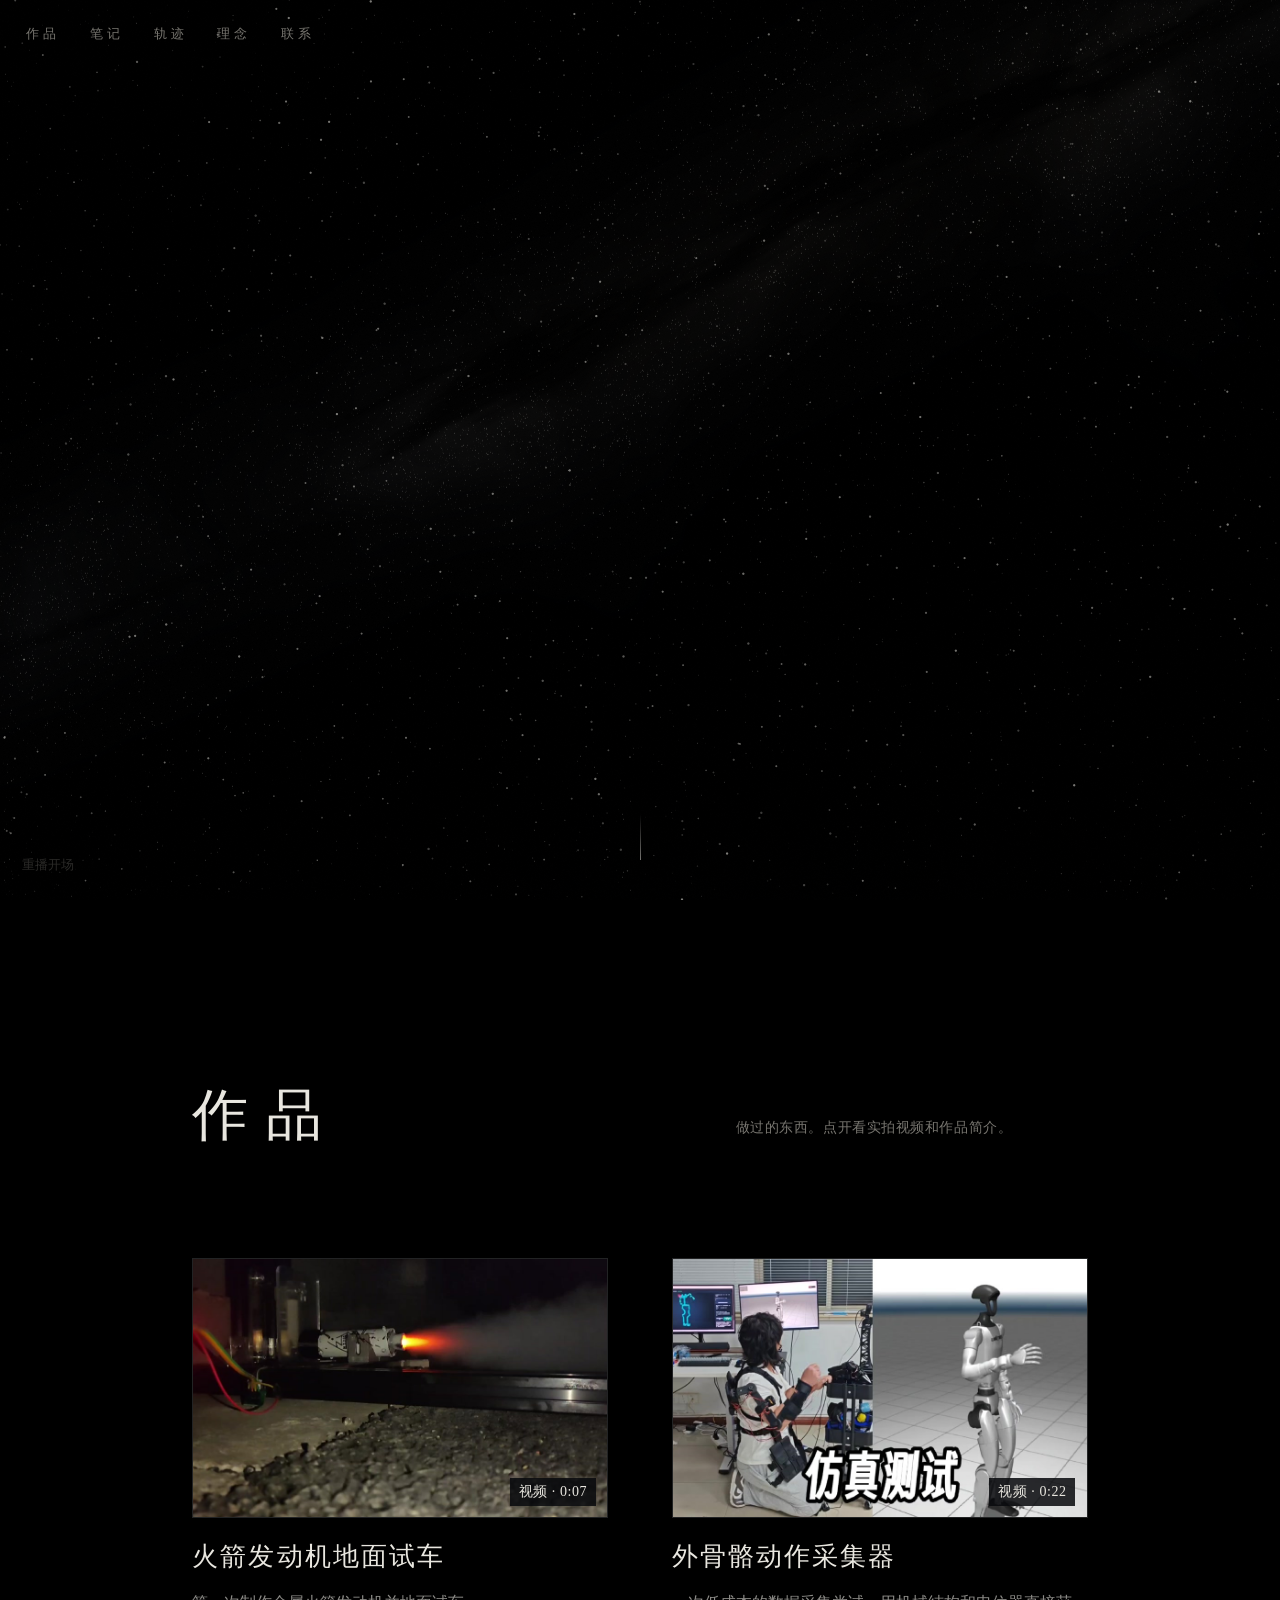
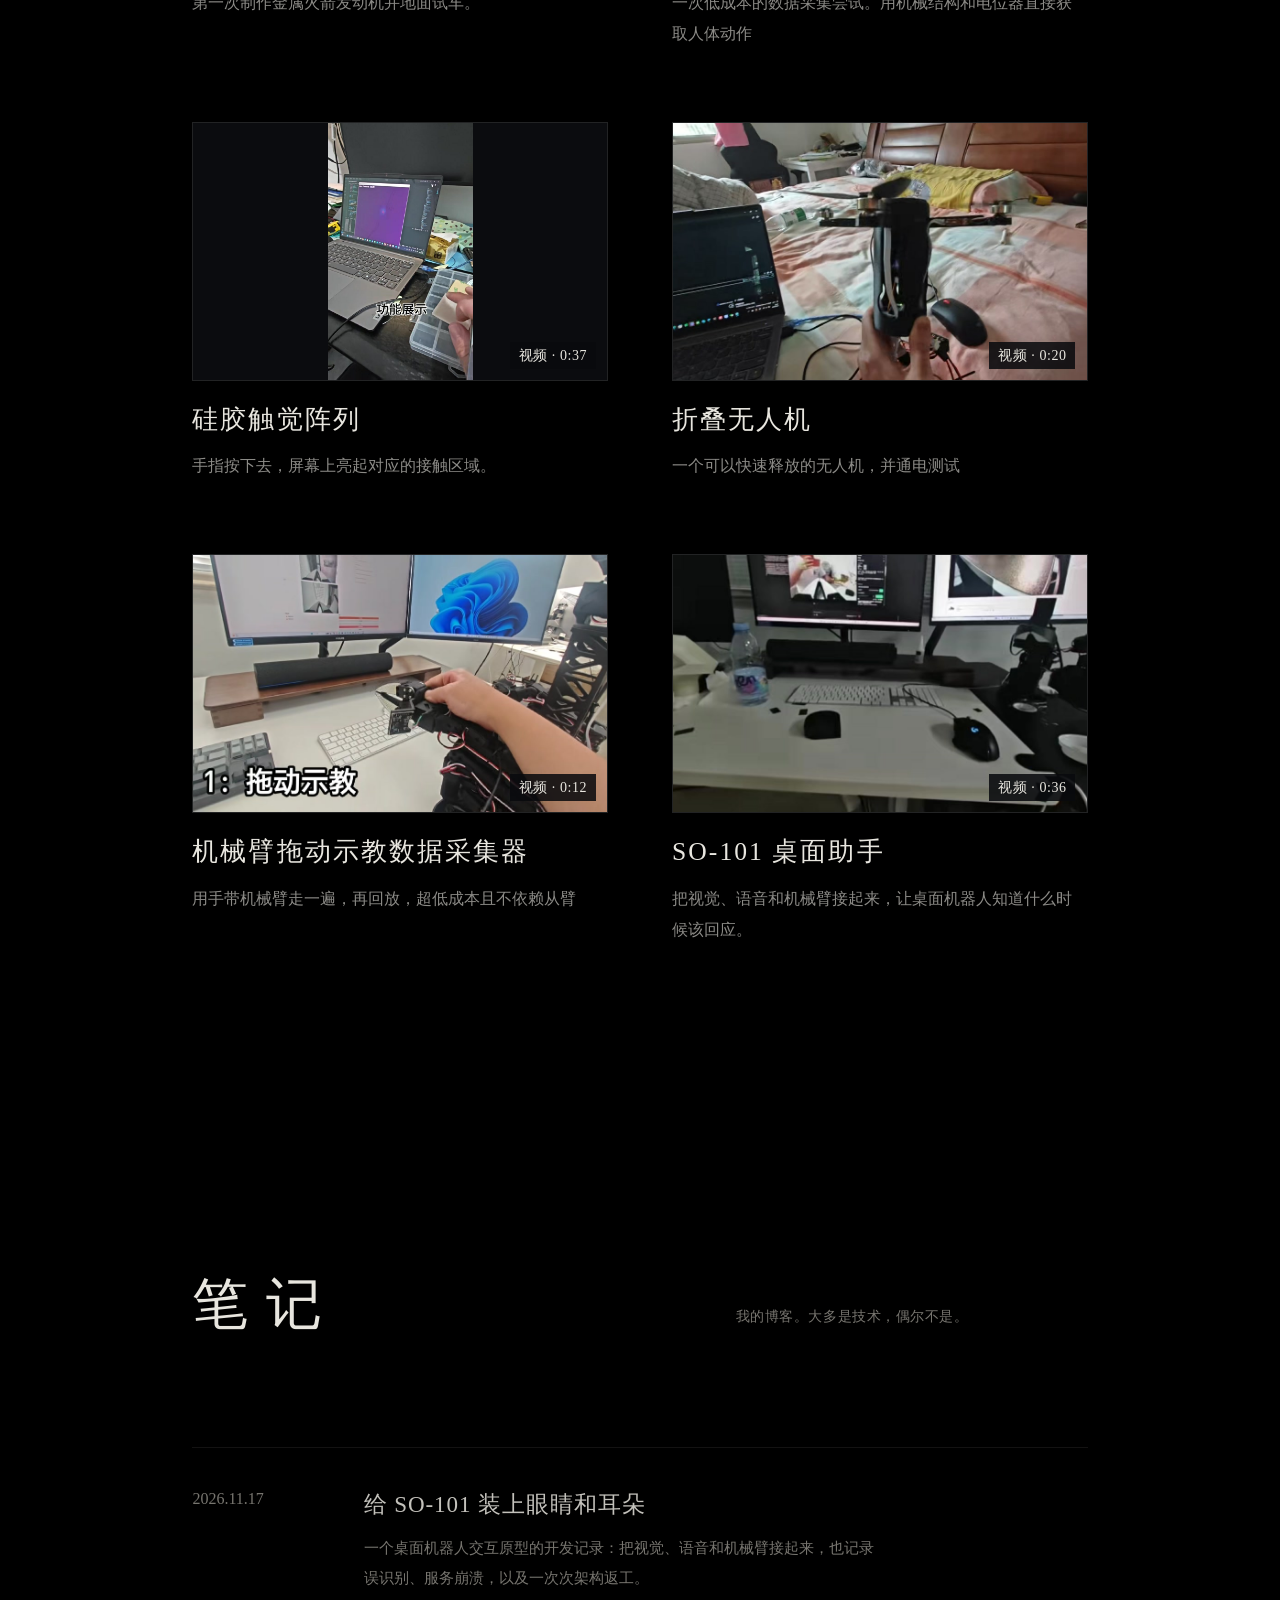
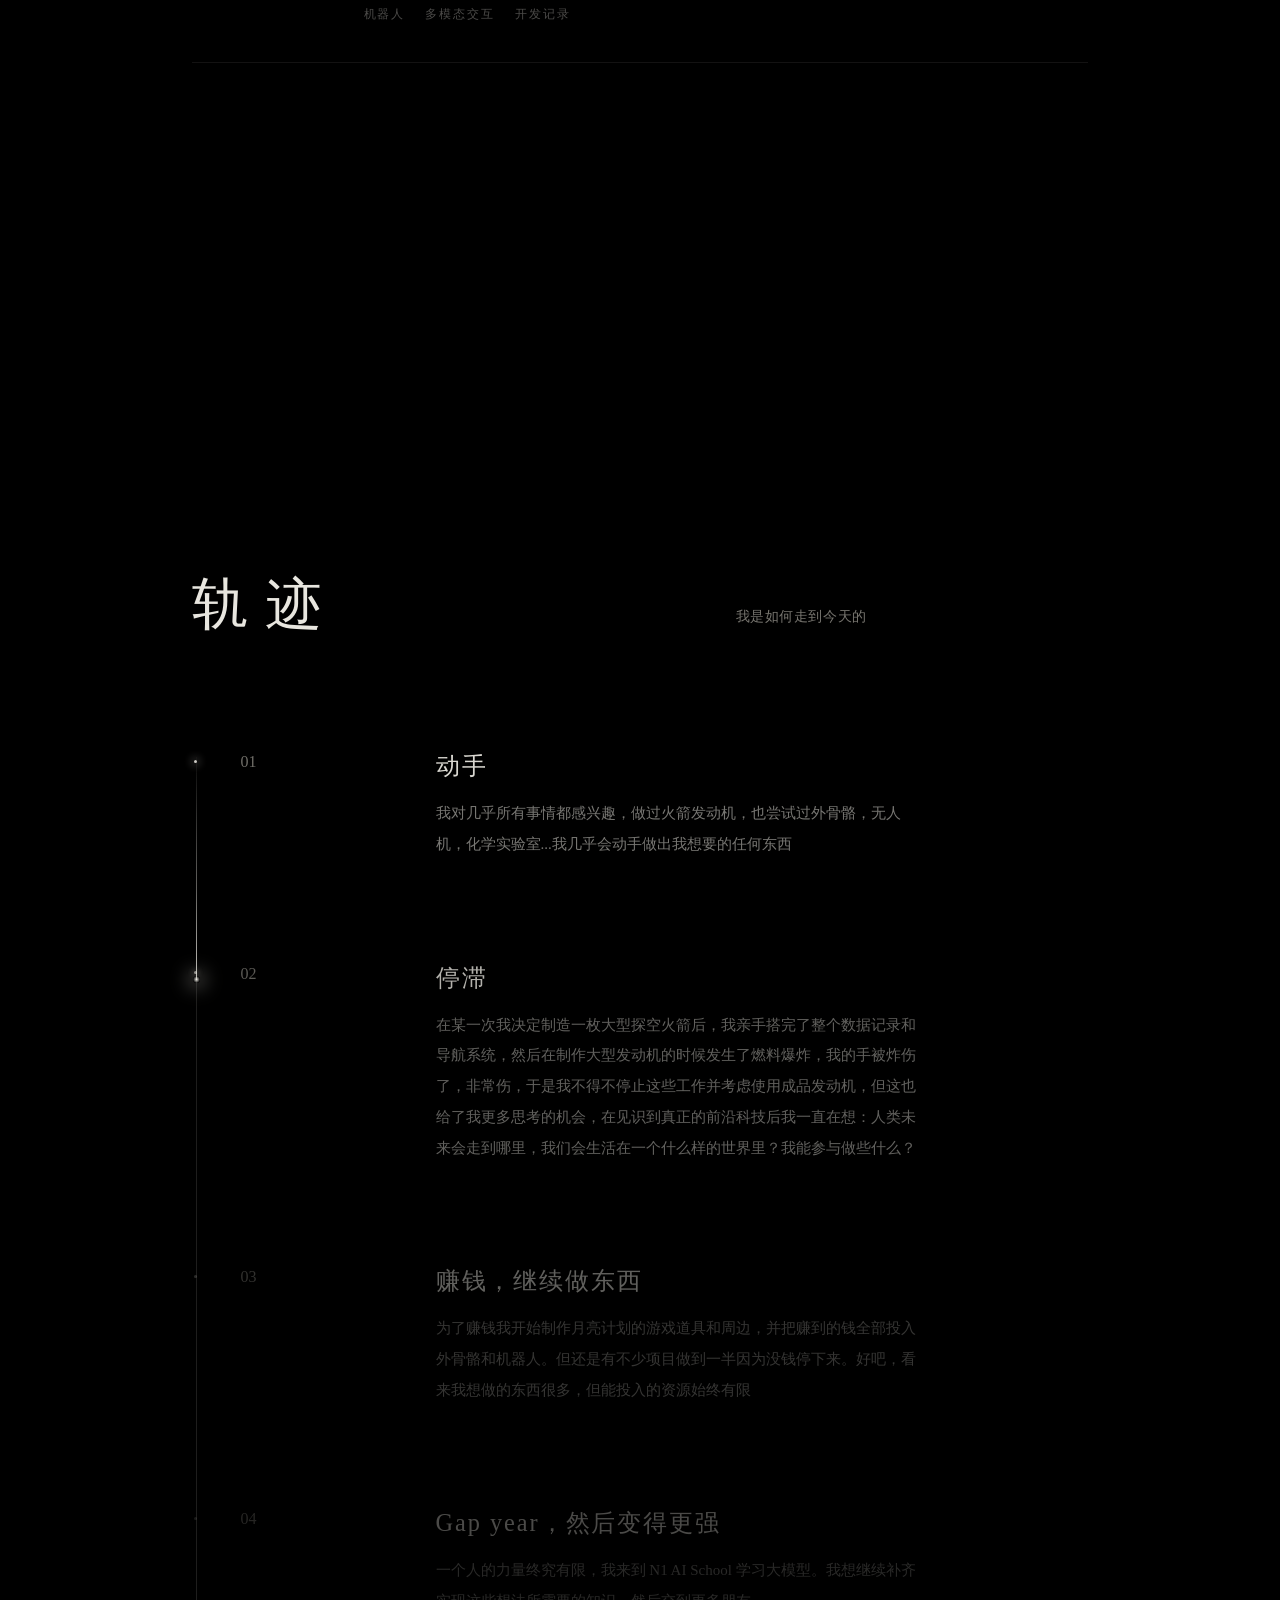
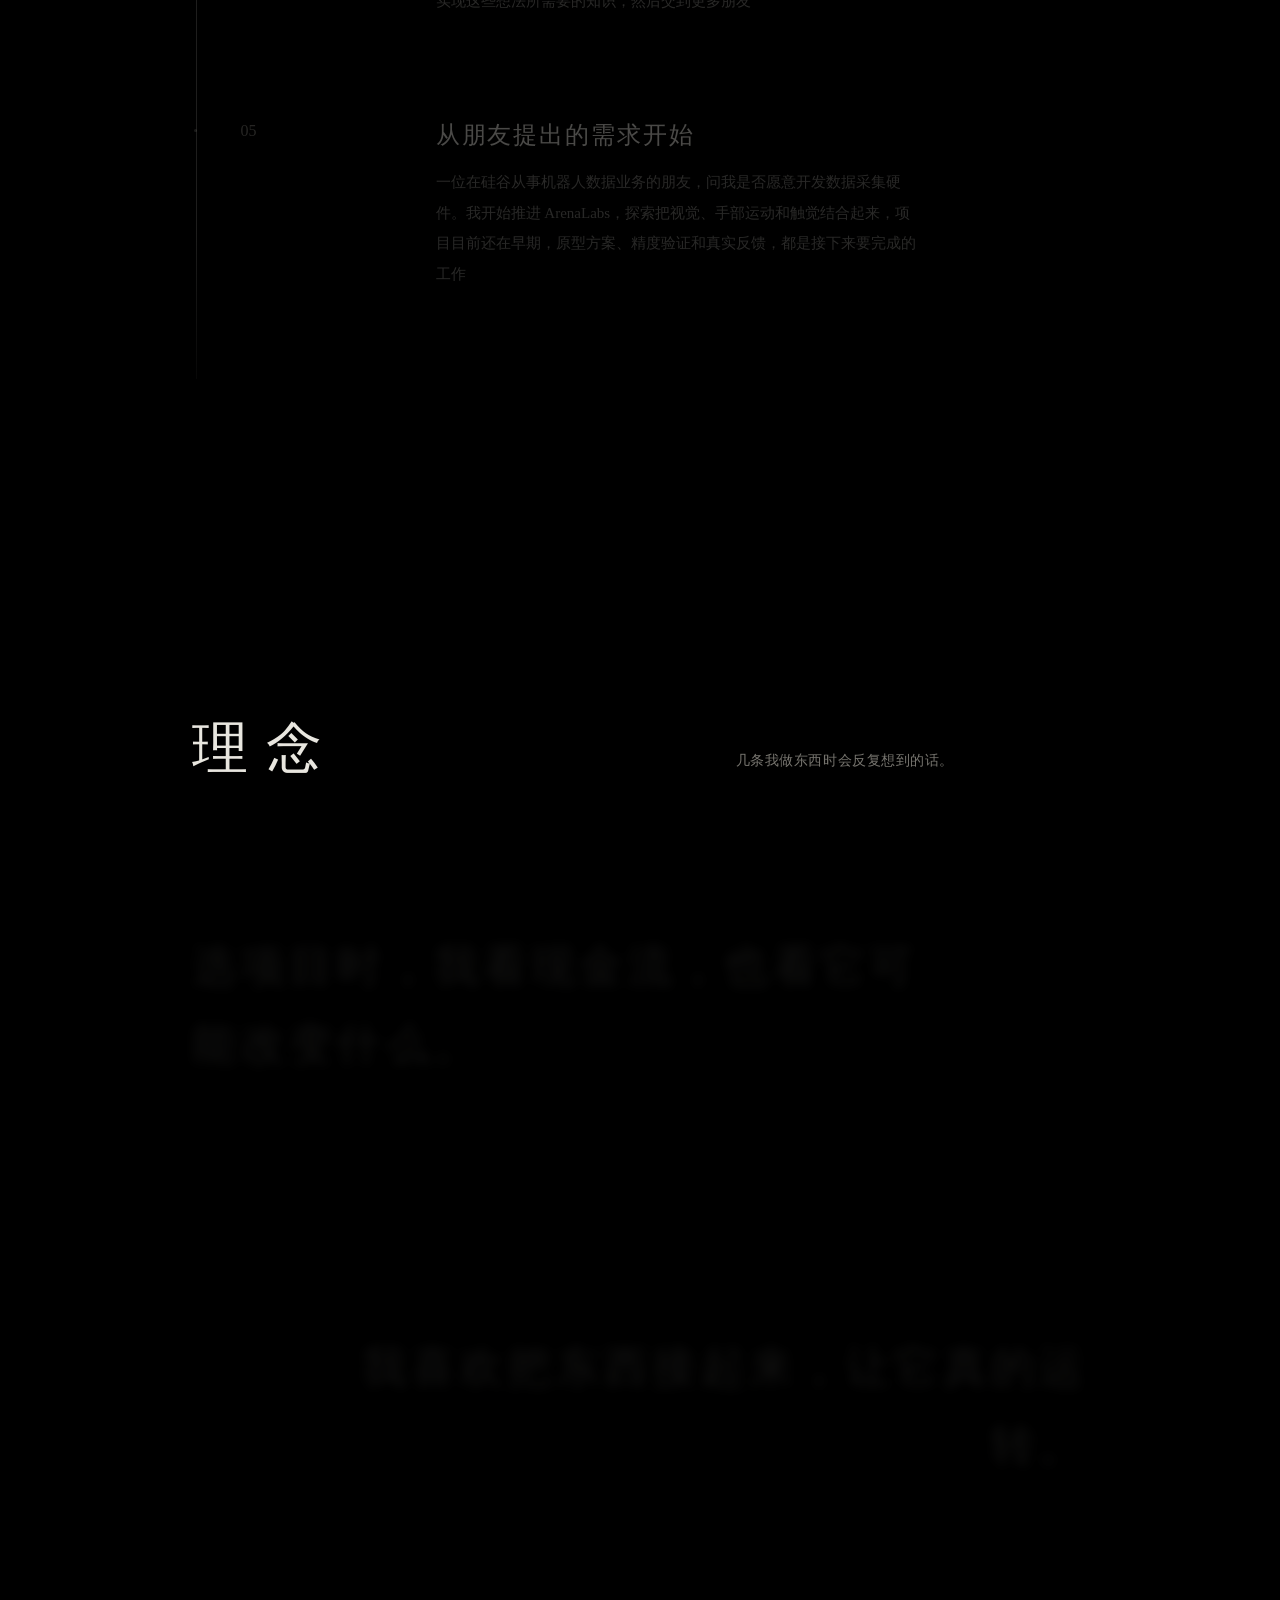
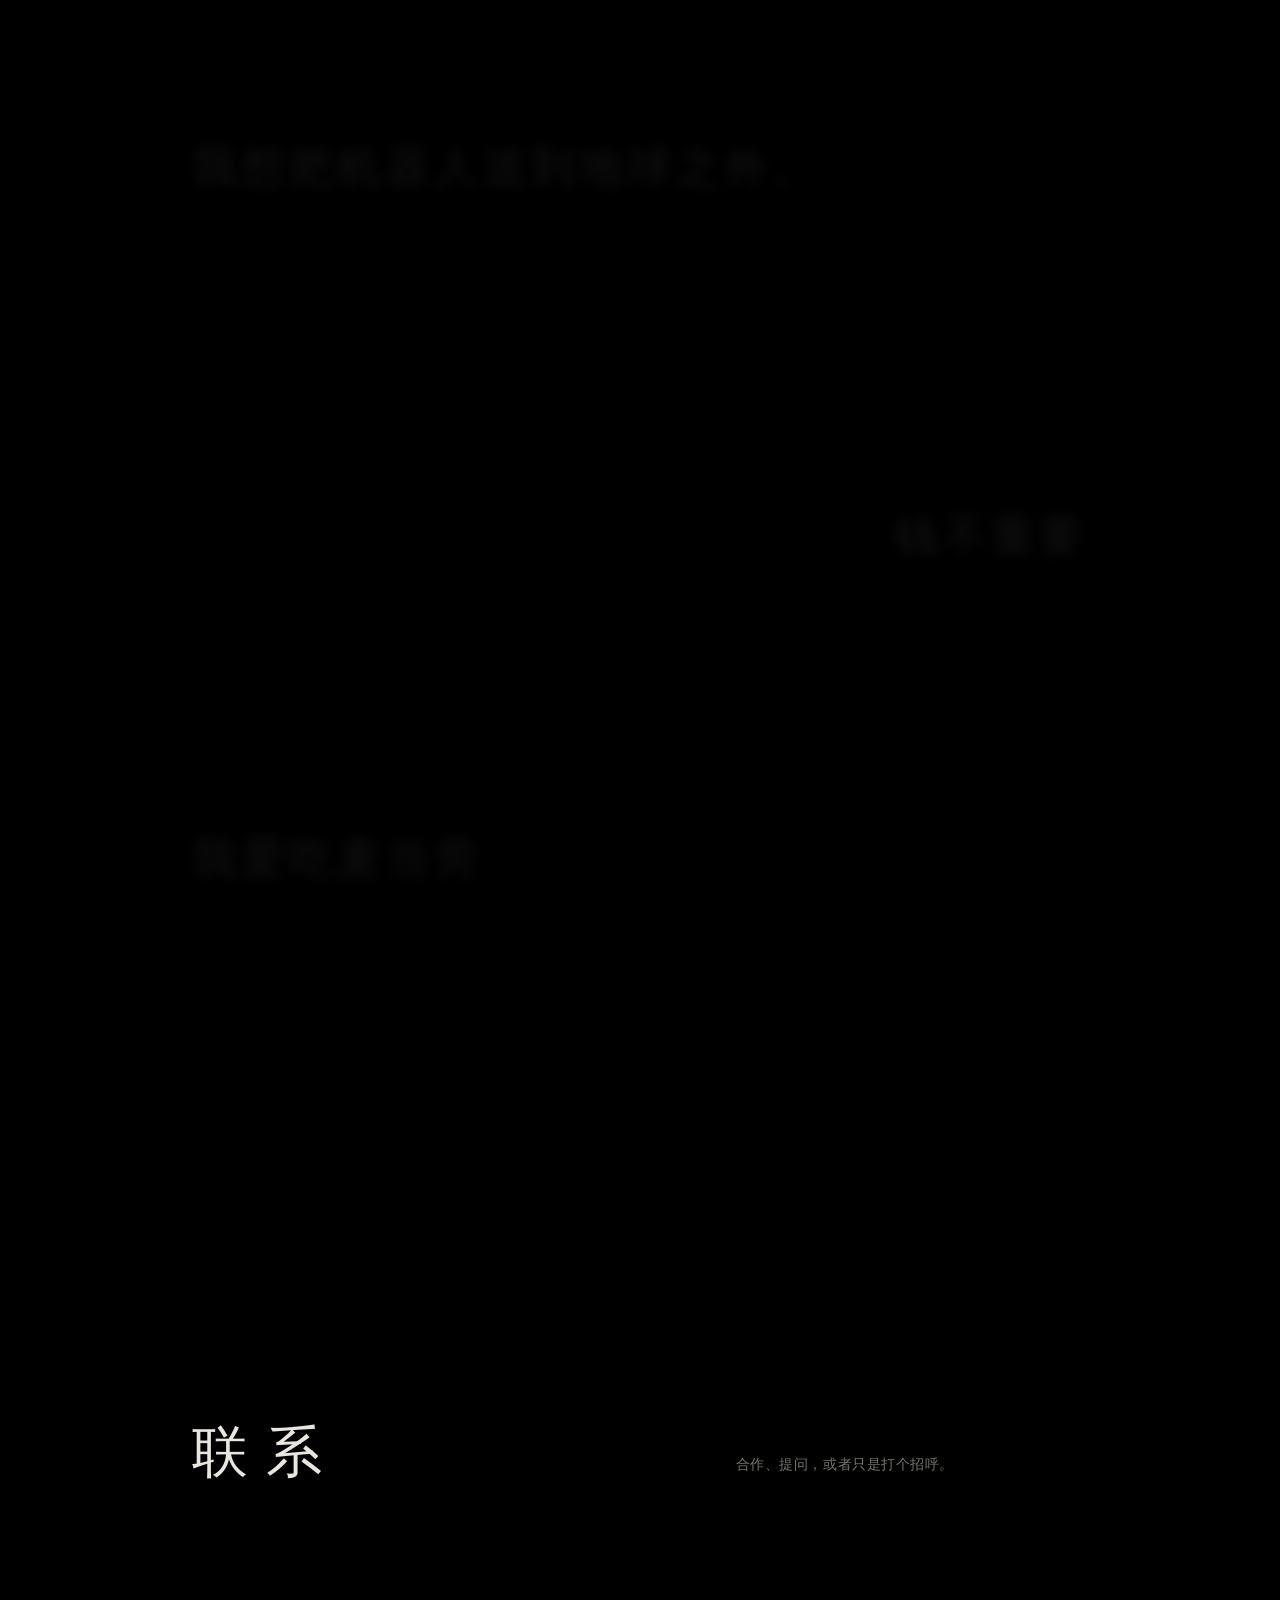
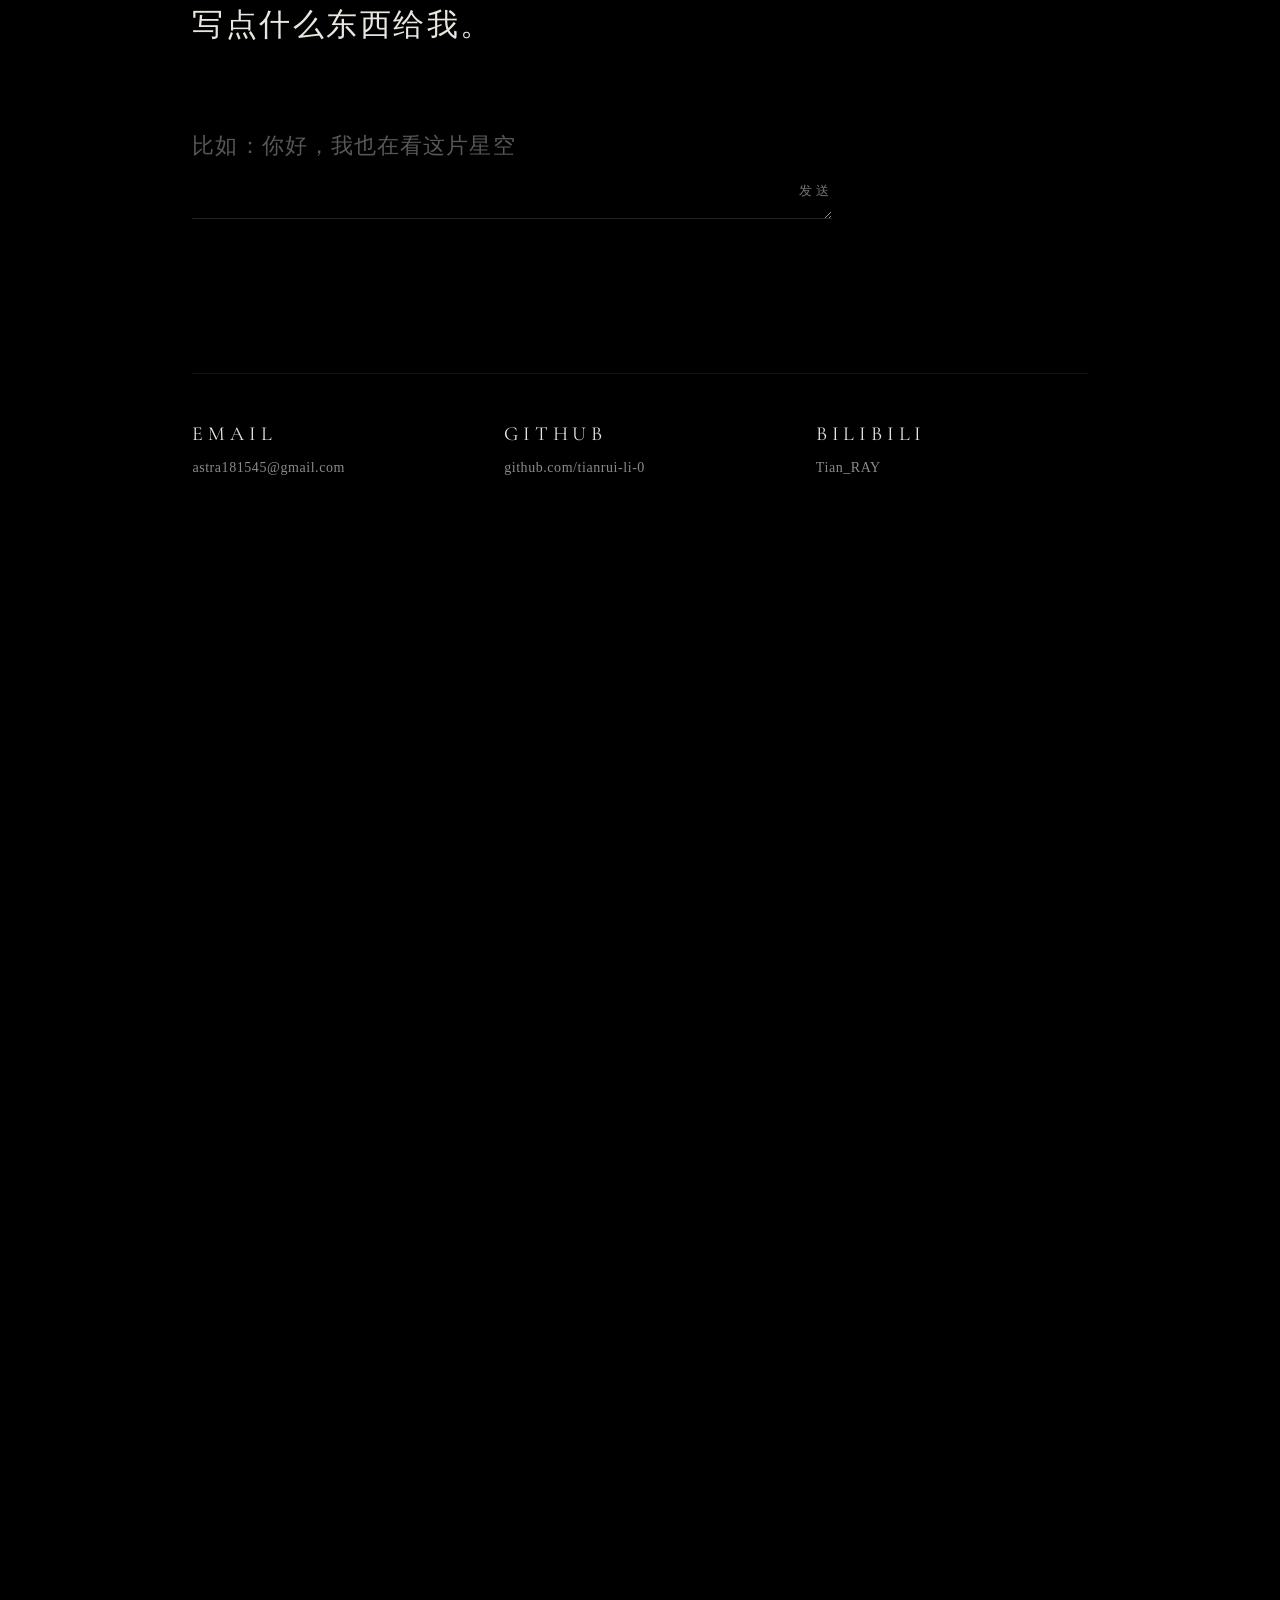
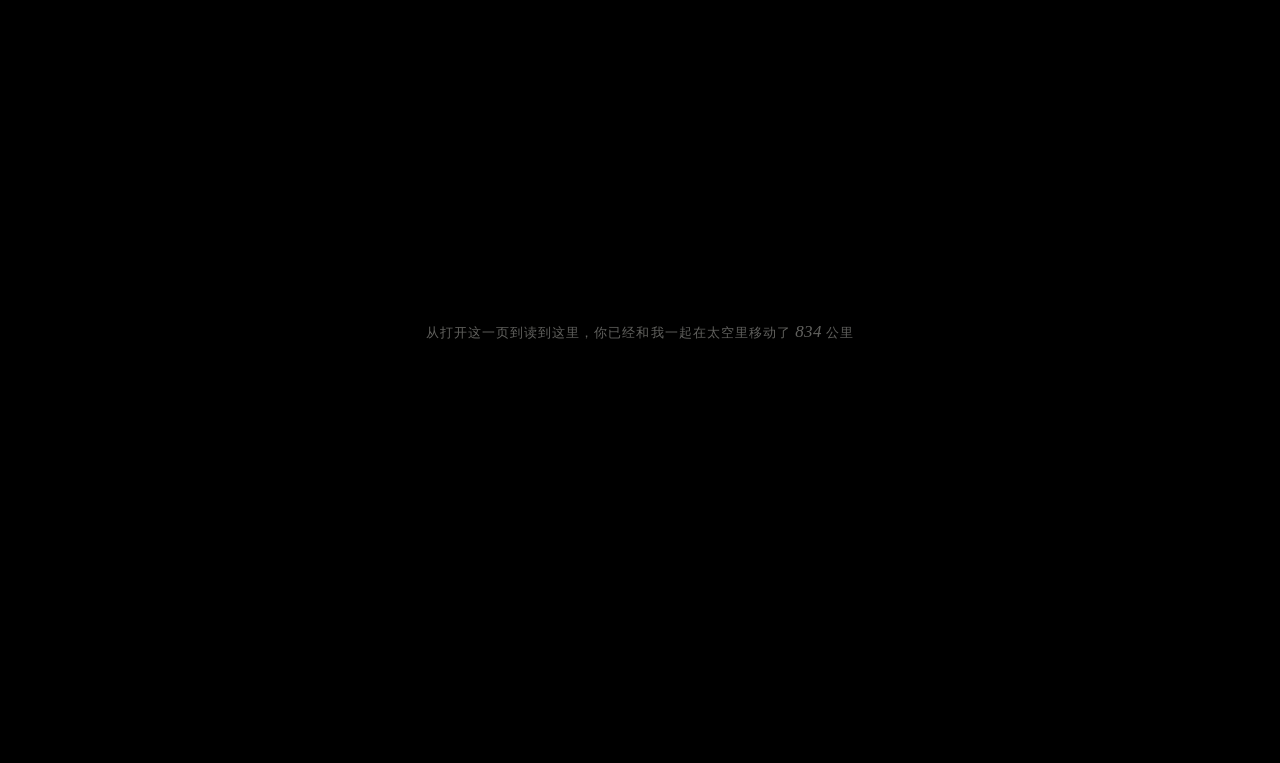
<file: site.html>
<!doctype html>
<html lang="zh-CN">
<head>
<meta charset="utf-8">
<meta name="viewport" content="width=device-width, initial-scale=1, viewport-fit=cover">
<title>BUILDING TOWARD THE STARS</title>
<style>
  /* 标题字体：Cormorant Garamond（SIL OFL），只内嵌了大写字母和空格 */
  @font-face { font-family: "Title"; src: url([data-uri]) format("truetype"); font-display: block; }
  :root {
    color-scheme: dark;
    --bone: #e8e6df;
    --dim: #77756f;
    --mono: "JetBrains Mono", "SF Mono", Menlo, Consolas, "Noto Sans Mono CJK SC", "PingFang SC", "Microsoft YaHei", monospace;
  }
  * { margin: 0; padding: 0; box-sizing: border-box; }
  html, body { background: #000; }
  html.locked, html.locked body { height: 100%; overflow: hidden; }   /* 开场时不能滚，定格后才放开 */
  body { overscroll-behavior: none; }
  canvas { position: fixed; inset: 0; display: block; width: 100%; height: 100%; }
  /* ---------- 向下滚动的内容区（内容之后再放） ---------- */
  .hero { height: 100vh; height: 100svh; position: relative; }
  .hero-layer {
    position: fixed; inset: 0 0 auto; z-index: 2; height: 100vh; height: 100svh;
    opacity: .94; pointer-events: none;
  }
  .hero-copy { position: absolute; inset: 0; opacity: 0; }
  html.open .hero-copy { opacity: 1; transition: opacity 2.6s ease; }
  html.open.cover-revisit .hero-copy { transition: none; }
  .hero-copy .story-link {
    position: absolute; left: 8vw; bottom: 24%; max-width: 44%;
    display: grid; gap: .5rem; padding: .4rem 0 .55rem 1rem;
    border-inline-start: 1px solid rgba(215,195,162,.6);
    color: var(--bone); text-decoration: none; text-shadow: 0 1px 7px #000, 0 1px 5px #000;
    pointer-events: auto;
    transition: border-color .25s ease;
  }
  .hero-copy .story-link[inert] { pointer-events: none; }
  .story-link .story-kicker {
    display: flex; align-items: baseline; gap: .65rem;
    font: 400 .875rem/1.4 var(--serif); letter-spacing: .14em; color: #c8b89b;
  }
  .story-kicker span { font-family: var(--num); letter-spacing: .09em; color: var(--soft); }
  .story-link strong {
    font: 400 clamp(1.32rem, 2vw, 1.95rem)/1.45 var(--serif);
    letter-spacing: .075em; text-decoration: underline;
    text-decoration-thickness: 1px; text-decoration-color: rgba(232,230,223,.3);
    text-underline-offset: .3em; transition: text-decoration-color .25s ease;
  }
  .hero-copy .story-link:is(:hover, :focus-visible) { border-color: #dfcbae; }
  .story-link:focus-visible { outline: 1px solid var(--soft); outline-offset: 8px; }
  .story-link:is(:hover, :focus-visible) strong { text-decoration-color: currentColor; }
  @media (max-width: 760px) {
    .hero::before {
      content: ""; position: absolute; inset: auto 0 0; height: 21%; pointer-events: none;
      background: linear-gradient(transparent, rgba(0,0,0,.65));
    }
    .hero-copy .story-link {
      left: max(18px, 6vw); bottom: max(3.6rem, calc(env(safe-area-inset-bottom) + 3rem));
      max-width: calc(100% - max(36px, 12vw)); gap: .25rem; padding-inline-start: .8rem;
    }
  }
  .content { position: relative; z-index: 1; color: var(--bone); }
  .content section {
    min-height: 100vh; padding: 22vh 8vw 18vh;
    display: flex; flex-direction: column; justify-content: center; max-width: 1100px; margin: 0 auto;
    opacity: 0; transform: translateY(28px); transition: opacity 1.4s ease, transform 1.4s cubic-bezier(.2,.7,.2,1);
  }
  .content section.in { opacity: 1; transform: none; }
  .content .slot {
    min-height: 34vh; border: 1px dashed rgba(232,230,223,0.14); border-radius: 2px;
    display: flex; align-items: center; justify-content: center;
    font: 13px/1.6 var(--mono); color: rgba(232,230,223,0.32); letter-spacing: 0.04em;
  }
  .content .end { min-height: 60vh; justify-content: flex-end; padding-bottom: 12vh; }
  .content .end p {
    font: 400 min(2.6vh, 2vw)/1.4 "Title", "Cormorant Garamond", Garamond, serif;
    letter-spacing: 0.5em; color: rgba(232,230,223,0.55); text-align: center;
  }
  .content[hidden] { display: none; }
  /* 往下滚的提示：一根细线慢慢往下流 */
  .cue { position: fixed; left: 50%; bottom: 4.5vh; width: 1px; height: 46px; margin-left: -0.5px; overflow: hidden;
         opacity: 0; transition: opacity 1.8s ease; pointer-events: none; }
  .cue.on { opacity: 0.55; }
  .cue::after {
    content: ""; position: absolute; inset: 0;
    background: linear-gradient(transparent, rgba(232,230,223,.9));
  }
  .cue.on::after { animation: cue-flow 2.4s cubic-bezier(.6,0,.4,1) infinite; }
  @keyframes cue-flow { from { transform: translateY(-100%); } to { transform: translateY(100%); } }
  .sr { position: absolute; width: 1px; height: 1px; overflow: hidden; clip: rect(0 0 0 0); }
  .title {
    position: absolute; left: 0; right: 0; top: 20.5vh; transform: translateY(-50%);
    text-align: center; pointer-events: none; color: var(--bone);
    font: 400 min(4.5vh, 2.6vw)/1.2 "Title", "Cormorant Garamond", Garamond, "Times New Roman", serif;
    letter-spacing: 0.5em; padding-left: 0.5em;   /* 标题有 25 个字母，比原来长，字距收一点 */
  }
  .title span { white-space: nowrap; }
  .distance {
    position: fixed; z-index: 2; top: 22px; right: 26px; pointer-events: none;
    color: var(--bone); text-align: right; opacity: 0; transition: opacity .45s ease;
    font: 400 .8125rem/1.55 var(--serif);
  }
  .distance.on { opacity: var(--distance-opacity, 1); }
  .distance i { display: block; font: italic 400 1.125rem/1.25 var(--num); }
  .distance > span { color: var(--soft); }
  #distance-count { font-variant-numeric: tabular-nums; }
  .distance-roll {
    display: inline-grid; text-align: center; clip-path: inset(0 -.08em);
  }
  .distance-roll > span { grid-area: 1 / 1; animation-duration: .26s; animation-timing-function: ease-out; animation-fill-mode: both; }
  .distance-old { animation-name: distance-out; }
  .distance-new { animation-name: distance-in; }
  @keyframes distance-out { to { transform: translateY(-.8em); opacity: 0; } }
  @keyframes distance-in { from { transform: translateY(.8em); opacity: 0; } }
  @media (max-width: 760px) {
    .distance { top: 47px; right: 18px; }
    .distance > span { display: none; }
    .cue { left: auto; right: max(18px, 6vw); margin: 0; }
  }
  .bar {
    position: fixed; z-index: 2; left: 22px; bottom: max(18px, env(safe-area-inset-bottom));
    display: flex; gap: 18px; font: 13px/1.6 var(--mono); color: var(--dim);
    transition: opacity 1.6s ease;
  }
  .bar.settled { opacity: 0.35; }
  .bar:hover, .bar:focus-within { opacity: 1; }
  .bar button { font: inherit; color: inherit; background: none; border: 0; padding: 6px 0; cursor: pointer; }
  .bar button:hover { color: var(--bone); }
  .bar button:focus-visible { outline: 1px solid var(--bone); outline-offset: 3px; }
  @media (max-width: 640px) {
    .title { font-size: 7.4vw; letter-spacing: 0.4em; padding-left: 0.4em; line-height: 1.75; top: max(23vh, 172px); }   /* 三行标题，往下让出右上角的里程 */
    .title span { display: block; }
    .bar { left: 16px; font-size: 12px; }
  }
  /* ---------- 通用：开场之后全部用衬线，不再有终端字体 ---------- */
  :root {
    --serif: "Noto Serif SC", "Source Han Serif SC", "Songti SC", "STSong", "Noto Serif CJK SC", "SimSun", serif;
    --latin: "Title", "Cormorant Garamond", Garamond, "Times New Roman", serif;
    --num: "Cormorant Garamond", "EB Garamond", Garamond, "Hoefler Text", Georgia, serif;   /* 数字和小写拉丁字母 */
    --faint: rgba(232,230,223,0.3);
    --soft: rgba(232,230,223,0.6);
  }
  html { scroll-behavior: smooth; }
  .content section { padding-top: 20vh; padding-bottom: 16vh; justify-content: flex-start; }
  .hd { display: grid; grid-template-columns: minmax(0, 1fr) minmax(0, 22em); align-items: end; gap: 18px 8vw; margin-bottom: 12vh; }
  .hd h2 { font: 300 clamp(34px, 4.4vw, 58px)/1.25 var(--serif); letter-spacing: 0.32em; color: var(--bone); }
  .hd p { font: 400 14px/2 var(--serif); letter-spacing: 0.04em; color: var(--dim); padding-bottom: 0.6em; }
  .content a { color: inherit; text-decoration: none; }
  .content a:focus-visible, .content input:focus-visible, .nav a:focus-visible { outline: 1px solid var(--soft); outline-offset: 8px; }
  ::selection { background: rgba(232,230,223,0.85); color: #000; }
  .bar { font-family: var(--serif); letter-spacing: 0.08em; }
  /* ---------- 顶部导航 ---------- */
  .nav { position: fixed; z-index: 3; left: 26px; top: 20px; display: flex; gap: 30px; font: 400 13px/1.6 var(--serif); letter-spacing: 0.3em;
         opacity: 0; visibility: hidden; pointer-events: none; transition: opacity 1.6s ease; }
  html.open .nav { opacity: 1; visibility: visible; pointer-events: auto; }
  .nav a { color: var(--dim); text-decoration: none; padding: 4px 0; position: relative; transition: color .5s ease; }
  .nav a:hover, .nav a.on { color: var(--bone); }
  .nav a::after { content: ""; position: absolute; left: 0; right: 0.3em; bottom: -2px; height: 1px; background: var(--soft);
                  transform: scaleX(0); transform-origin: left; transition: transform .7s cubic-bezier(.2,.7,.2,1); }
  .nav a.on::after { transform: scaleX(1); }
  /* ---------- 作品：图片在上的卡片网格 ---------- */
  .grid { list-style: none; display: grid; grid-template-columns: repeat(2, 1fr); gap: 8vh 5vw; }
  .card { display: block; }
  .card .cover {
    display: block; position: relative; aspect-ratio: 16 / 10; overflow: hidden;
    background: #0b0c0f;
    border: 1px solid rgba(232,230,223,0.1);
    transition: border-color .6s ease;
  }
  .card .cover img { display: block; width: 100%; height: 100%; object-fit: cover; }
  .card .cover-portrait img { object-fit: contain; }
  .card .clip-time {
    position: absolute; right: .7rem; bottom: .7rem; padding: .25rem .55rem;
    background: rgba(9,10,13,.86); color: var(--bone); font: 400 .875rem/1.4 var(--serif); letter-spacing: .04em;
    font-variant-numeric: tabular-nums;
  }
  .card .row { display: flex; align-items: baseline; justify-content: space-between; gap: 16px; margin-top: 20px; }
  .card b { font: 400 clamp(21px, 2vw, 28px)/1.45 var(--serif); letter-spacing: .08em; color: var(--bone); }
  .card .desc { display: block; margin-top: 12px; font: 1rem/1.95 var(--serif); color: var(--soft); max-width: 32em; transition: color .6s ease; }
  .card:hover .cover, .card:focus-visible .cover { border-color: rgba(232,230,223,0.32); }
  .card:hover .desc, .card:focus-visible .desc { color: rgba(232,230,223,0.82); }
  /* ---------- 笔记：一条细线连着日期，没有点阵（点阵在缩放时会出摩尔纹） ---------- */
  .log { list-style: none; border-top: 1px solid rgba(232,230,223,0.08); }
  .log li { border-bottom: 1px solid rgba(232,230,223,0.08); }
  .log a { display: grid; grid-template-columns: 7.5em minmax(0, 1fr); gap: 6px 4vw; padding: 38px 0; position: relative; }
  .log time { color: var(--dim); padding-top: 0.25em; white-space: nowrap; }
  .log h3 { font: 400 clamp(19px, 1.8vw, 24px)/1.6 var(--serif); letter-spacing: 0.04em; color: rgba(232,230,223,0.84);
            transition: color .6s ease; }
  .log .sum { margin-top: 10px; font: 15px/2 var(--serif); color: var(--dim); max-width: 34em; }
  .log .tags { margin-top: 12px; font: 400 12px/1.6 var(--serif); letter-spacing: 0.16em; color: rgba(232,230,223,0.32); display: flex; gap: 20px; }
  .log a::after { content: ""; position: absolute; left: 0; right: 0; bottom: -1px; height: 1px; background: rgba(232,230,223,0.5);
                  transform: scaleX(0); transform-origin: left; transition: transform 1.1s cubic-bezier(.2,.7,.2,1); }
  .log a:hover::after, .log a:focus-visible::after { transform: scaleX(1); }
  .log a:hover h3, .log a:focus-visible h3 { color: var(--bone); }
  .more { display: inline-block; margin-top: 7vh; font: 400 13px/1.6 var(--serif); letter-spacing: 0.24em; color: var(--dim); transition: color .5s ease; }
  .more:hover { color: var(--bone); }
  /* ---------- 轨迹 ---------- */
  .path { list-style: none; position: relative; padding-left: 48px; }
  .path::before { content: ""; position: absolute; left: 4px; top: 10px; bottom: 10px; width: 1px;
                  background: linear-gradient(to bottom, rgba(232,230,223,0.03), rgba(232,230,223,0.13) 12%, rgba(232,230,223,0.13) 88%, rgba(232,230,223,0.03)); }
  .path .fill { position: absolute; left: 4px; top: 10px; width: 1px; height: 0; will-change: height;
                background: linear-gradient(to bottom, rgba(232,230,223,0), rgba(232,230,223,0.35) 60%, rgba(232,230,223,0.8)); }
  .path .fill::after { content: ""; position: absolute; left: -3px; bottom: -3px; width: 7px; height: 7px; border-radius: 50%;
                       background: radial-gradient(circle, var(--bone), rgba(232,230,223,0) 70%); box-shadow: 0 0 18px 6px rgba(232,230,223,0.28); }
  .path li { position: relative; display: grid; grid-template-columns: 9em minmax(0, 1fr); gap: 8px 4vw; padding: 0 0 11vh;
             --lit: 0; opacity: calc(0.32 + 0.68 * var(--lit)); }
  .path li::before { content: ""; position: absolute; left: -46px; top: 0.8em; width: 3px; height: 3px; border-radius: 50%;
                     background: rgba(232,230,223,calc(0.35 + 0.65 * var(--lit)));
                     box-shadow: 0 0 calc(10px * var(--lit)) calc(2px * var(--lit)) rgba(232,230,223,calc(0.45 * var(--lit))); }
  .path .yr { color: var(--dim); line-height: 1.9; }
  .path h3 { font: 400 clamp(20px, 1.9vw, 26px)/1.6 var(--serif); color: var(--bone); letter-spacing: 0.08em; }
  .path .where { font: 400 13px/1.9 var(--serif); letter-spacing: 0.08em; color: var(--dim); margin-top: 2px; }
  .path p { font: 15px/2.05 var(--serif); color: rgba(232,230,223,0.55); margin-top: 12px; max-width: 32em; }
  /* ---------- 理念：整句随滚动从模糊里清晰起来，不再逐字出现 ---------- */
  .creed { padding: 2vh 0 0; }
  .creed p { font: 300 clamp(26px, 3.4vw, 46px)/1.8 var(--serif); letter-spacing: 0.1em; color: var(--bone); margin-bottom: 18vh; max-width: 17em;
             opacity: calc(0.08 + 0.92 * var(--f, 0)); filter: blur(calc((1 - var(--f, 0)) * 6px));
             transform: translateY(calc((1 - var(--f, 0)) * 18px)); }
  .creed p:nth-child(even) { margin-left: auto; text-align: right; }
  .creed p small { display: block; margin-top: 22px; font: 400 15px/2 var(--serif); letter-spacing: 0.06em; color: var(--dim);
                   opacity: calc(var(--f, 0) * 1.6 - 0.6); }
  /* ---------- 联系：一封信，不是终端 ---------- */
  .signal { max-width: 40em; }
  .signal .lede { font: 300 clamp(22px, 2.4vw, 32px)/1.9 var(--serif); letter-spacing: 0.08em; color: var(--bone); }
  .signal .lede span { display: block; font-size: 15px; line-height: 2; letter-spacing: 0.06em; color: var(--dim); margin-top: 10px; }
  .signal form { position: relative; margin-top: 7vh; }
  .signal input, .signal textarea { display: block; width: 100%; font: 300 clamp(18px, 1.7vw, 22px)/1.8 var(--serif); letter-spacing: 0.05em; color: var(--bone);
                  background: none; border: 0; border-radius: 0; caret-color: var(--bone); padding: 10px 0 14px; }
  .signal input::placeholder, .signal textarea::placeholder { color: rgba(232,230,223,0.38); }
  .signal input:focus, .signal textarea:focus { outline: none; }
  .signal .compose { position: relative; }
  .signal textarea { resize: vertical; min-height: 100px; max-height: 45vh; padding-right: 64px; }
  .signal .send:disabled { cursor: wait; opacity: .6; }
  .signal .out[data-error="true"] { color: #deb0a3; }
  .signal .rule { position: absolute; left: 0; right: 0; bottom: 0; height: 1px; background: rgba(232,230,223,0.14); overflow: hidden; }
  .signal .rule::after { content: ""; position: absolute; inset: 0; background: linear-gradient(90deg, rgba(232,230,223,0), var(--bone) 50%, rgba(232,230,223,0));
                         transform: scaleX(0); transition: transform 1.2s cubic-bezier(.2,.7,.2,1); }
  .signal form:focus-within .rule::after { transform: scaleX(1); }
  .signal .send { position: absolute; right: 0; bottom: 16px; font: 400 13px/1 var(--serif); letter-spacing: 0.28em; color: var(--dim);
                  background: none; border: 0; cursor: pointer; padding: 6px 0; transition: color .5s ease; }
  .signal .send:hover, .signal .send:focus-visible { color: var(--bone); outline: none; }
  .signal .out { min-height: 2em; margin-top: 18px; font: 400 14px/2 var(--serif); letter-spacing: 0.04em; color: var(--dim); transition: opacity .8s ease; }
  .links { margin-top: 12vh; display: grid; grid-template-columns: repeat(auto-fit, minmax(150px, 1fr)); gap: 30px 40px;
           padding-top: 5vh; border-top: 1px solid rgba(232,230,223,0.08); }
  .links :is(a, button) { display: block; font: 400 .875rem/1.8 var(--serif); letter-spacing: .04em; color: var(--soft); transition: color .5s ease; overflow-wrap: anywhere; }
  .links :is(a, button) b { display: block; font: 400 20px/1.5 var(--latin); letter-spacing: .24em; color: var(--bone); margin-bottom: 6px; }
  .links :is(a, button):hover { color: var(--bone); }
  .links button { text-align: left; border: 0; background: none; cursor: pointer; max-width: 100%; }
  .links button:focus-visible { outline: 1px solid var(--soft); outline-offset: 8px; }
  .copy-status { display: block; min-height: 1.6em; margin-top: .35rem; color: #d7c3a2; font: .875rem/1.6 var(--serif); }
  .content .end small { display: block; margin-top: 4vh; font: 400 13px/2 var(--serif); letter-spacing: 0.08em; color: rgba(232,230,223,0.42); text-align: center; }
  .content .end small i { font-family: var(--num); font-size: 17px; font-variant-numeric: oldstyle-nums; letter-spacing: 0.02em; }
  /* ---------- 分区进入：只做一次缓慢的淡入，没有逐字效果 ---------- */
  .content section { transition: opacity 1.8s ease, transform 1.8s cubic-bezier(.2,.7,.2,1); }
  /* ---------- 窄屏 ---------- */
  @media (max-width: 760px) {
    .nav { left: 18px; top: 16px; gap: 16px; font-size: 12px; letter-spacing: 0.2em; }
    .hd { grid-template-columns: 1fr; margin-bottom: 9vh; }
    .hd h2 { letter-spacing: 0.24em; }
    .chart { height: auto; }
    .grid { grid-template-columns: 1fr; gap: 7vh; }
    .log a { grid-template-columns: 1fr; padding: 30px 0; }
    .path li { grid-template-columns: 1fr; }
    .creed p:nth-child(even) { text-align: left; }
    .content section { padding-left: 7vw; padding-right: 7vw; }
  }
  @media (prefers-reduced-motion: reduce) {
    .creed p { --f: 1 !important; }
    html { scroll-behavior: auto; }
  }
  .content section.end { min-height: 190vh; padding-bottom: 46vh; }
  .skip { position: fixed; z-index: 5; right: max(22px, env(safe-area-inset-right)); bottom: max(18px, env(safe-area-inset-bottom));
          font: 400 13px/1 var(--serif, serif); letter-spacing: 0.24em; color: rgba(232,230,223,0.45);
          background: none; border: 0; cursor: pointer; padding: 10px 2px; opacity: 0; visibility: hidden; pointer-events: none;
          transition: opacity .8s ease, color .4s ease; }
  .skip.show { opacity: 1; visibility: visible; pointer-events: auto; }
  .skip:hover, .skip:focus-visible { color: var(--bone); outline: none; }
  @media (max-width: 640px) { .skip { font-size: 12px; } }
</style>
</head>
<body>
<canvas id="gl" aria-hidden="true"></canvas>
<canvas id="c" aria-label="终端：点击离开地面"></canvas>
<p id="live" class="sr" aria-live="polite"></p>
<header class="hero-layer" id="hero-layer">
  <div class="hero-copy">
    <h1 id="title" class="title"><span>BUILDING</span> <span>TOWARD</span> <span>THE STARS</span></h1>
    <a class="story-link" href="blog/my-story/index.html" inert>
      <span class="story-kicker">点击此处查看我的故事 <span>2020–2026</span></span>
      <strong>我过去都干了些什么</strong>
    </a>
  </div>
</header>
<div class="distance" id="distance" aria-hidden="true"><i><span id="distance-count"></span> 公里</i><span>地球带你走过的距离</span></div>
<div class="cue" id="cue" aria-hidden="true"></div>
<main class="content" id="content" hidden>
  <div class="hero" id="home" aria-hidden="true"></div>
  <!-- 内容区：之后把每个 .slot 换成真正的内容；想加更多就复制一个 section -->
  <section id="works" aria-labelledby="h-works">
    <div class="hd"><h2 id="h-works">作品</h2><p>做过的东西。点开看实拍视频和作品简介。</p></div>
    <ul class="grid">
      <li><a class="card" href="works/index.html#rocket-ground-test">
        <span class="cover"><img src="works/media/rocket-ground-test.jpg" alt="" loading="lazy" decoding="async"><span class="clip-time">视频 · 0:07</span></span>
        <span class="row"><b>火箭发动机地面试车</b></span>
        <span class="desc">第一次制作金属火箭发动机并地面试车。</span>
      </a></li>
      <li><a class="card" href="works/index.html#wearable-motion-mapping">
        <span class="cover"><img src="works/media/wearable-motion-mapping.jpg" alt="" loading="lazy" decoding="async"><span class="clip-time">视频 · 0:22</span></span>
        <span class="row"><b>外骨骼动作采集器</b></span>
        <span class="desc">一次低成本的数据采集尝试。用机械结构和电位器直接获取人体动作</span>
      </a></li>
      <li><a class="card" href="works/index.html#silicone-tactile-array">
        <span class="cover cover-portrait"><img src="works/media/silicone-tactile-array.jpg" alt="" loading="lazy" decoding="async"><span class="clip-time">视频 · 0:37</span></span>
        <span class="row"><b>硅胶触觉阵列</b></span>
        <span class="desc">手指按下去，屏幕上亮起对应的接触区域。</span>
      </a></li>
      <li><a class="card" href="works/index.html#rotor-prototype">
        <span class="cover"><img src="works/media/rotor-prototype.jpg" alt="" loading="lazy" decoding="async"><span class="clip-time">视频 · 0:20</span></span>
        <span class="row"><b>折叠无人机</b></span>
        <span class="desc">一个可以快速释放的无人机，并通电测试</span>
      </a></li>
      <li><a class="card" href="works/index.html#arm-hand-guiding">
        <span class="cover"><img src="works/media/arm-hand-guiding.jpg" alt="" loading="lazy" decoding="async"><span class="clip-time">视频 · 0:12</span></span>
        <span class="row"><b>机械臂拖动示教数据采集器</b></span>
        <span class="desc">用手带机械臂走一遍，再回放，超低成本且不依赖从臂</span>
      </a></li>
      <li><a class="card" href="works/index.html#desktop-robot-assistant">
        <span class="cover"><img src="works/media/desktop-robot-tracking.jpg" alt="" loading="lazy" decoding="async"><span class="clip-time">视频 · 0:36</span></span>
        <span class="row"><b>SO-101 桌面助手</b></span>
        <span class="desc">把视觉、语音和机械臂接起来，让桌面机器人知道什么时候该回应。</span>
      </a></li>
    </ul>
  </section>

    <!-- 笔记：航行日志 -->
  <section id="notes" aria-labelledby="h-notes">
    <div class="hd"><h2 id="h-notes">笔记</h2><p>我的博客。大多是技术，偶尔不是。</p></div>
    <ol class="log" reversed>
      <li><a href="blog/desktop-robot/index.html"><time datetime="2026-11-17">2026.11.17</time><div><h3>给 SO-101 装上眼睛和耳朵</h3>
        <p class="sum">一个桌面机器人交互原型的开发记录：把视觉、语音和机械臂接起来，也记录误识别、服务崩溃，以及一次次架构返工。</p><div class="tags"><span>机器人</span><span>多模态交互</span><span>开发记录</span></div></div></a></li>
    </ol>
  </section>
  <!-- 轨迹：经历。滚动时一条线从上往下点亮 -->
  <section id="path" aria-labelledby="h-path">
    <div class="hd"><h2 id="h-path">轨迹</h2><p>我是如何走到今天的</p></div>
    <ol class="path" id="pathList"><i class="fill" id="pathFill" aria-hidden="true"></i>
      <li><span class="yr">01</span><div><h3>动手</h3>
        <p>我对几乎所有事情都感兴趣，做过火箭发动机，也尝试过外骨骼，无人机，化学实验室...我几乎会动手做出我想要的任何东西</p></div></li>
      <li><span class="yr">02</span><div><h3>停滞</h3>
        <p>在某一次我决定制造一枚大型探空火箭后，我亲手搭完了整个数据记录和导航系统，然后在制作大型发动机的时候发生了燃料爆炸，我的手被炸伤了，非常伤，于是我不得不停止这些工作并考虑使用成品发动机，但这也给了我更多思考的机会，在见识到真正的前沿科技后我一直在想：人类未来会走到哪里，我们会生活在一个什么样的世界里？我能参与做些什么？</p></div></li>
      <li><span class="yr">03</span><div><h3>赚钱，继续做东西</h3>
        <p>为了赚钱我开始制作月亮计划的游戏道具和周边，并把赚到的钱全部投入外骨骼和机器人。但还是有不少项目做到一半因为没钱停下来。好吧，看来我想做的东西很多，但能投入的资源始终有限</p></div></li>
      <li><span class="yr">04</span><div><h3>Gap year，然后变得更强</h3>
        <p>一个人的力量终究有限，我来到 N1 AI School 学习大模型。我想继续补齐实现这些想法所需要的知识，然后交到更多朋友</p></div></li>
      <li><span class="yr">05</span><div><h3>从朋友提出的需求开始</h3>
        <p>一位在硅谷从事机器人数据业务的朋友，问我是否愿意开发数据采集硬件。我开始推进 ArenaLabs，探索把视觉、手部运动和触觉结合起来，项目目前还在早期，原型方案、精度验证和真实反馈，都是接下来要完成的工作</p></div></li>
    </ol>
  </section>
  <!-- 理念：逐字被照亮 -->
  <section id="creed" aria-labelledby="h-creed">
    <div class="hd"><h2 id="h-creed">理念</h2><p>几条我做东西时会反复想到的话。</p></div>
    <div class="creed" id="creedBody">
      <p data-lit>选项目时，我看现金流，也看它可能改变什么。<small>我愿意做能产生可观现金流的项目，也愿意投入那些解决真实问题、让我快速成长的项目。我希望自己能一直做下去，有能力承担越来越大的尝试。</small></p>
      <p data-lit>我喜欢把东西接起来，让它真的运转。<small>模型、软件、传感器和机械结构，甚至生物科技，我都愿意学。但最吸引我的，是把它们组成一个完整系统，然后成功运行。</small></p>
      <p data-lit>我想把机器人送到地球之外。<small>我希望足够自主的机器人能建设其他星球，让我们有机会去更多地方生活和探索。这是我想长期走向的方向。眼下，我正在探索机器人数据采集，先把其中一个具体问题做出来。<time datetime="2026-11-06" style="display:block;margin-top:16px;">— 2026/11/6</time></small></p>
      <p data-lit>钱不重要<small>哈，骗到你了，我的意思是，最重要的事情是创造价值，钱能让我更高效的做这件事，但赚钱本身不是目的</small></p>
      <p data-lit>我爱吃麦当劳<small>尤其是薯条，放凉了更好吃</small></p>
    </div>
  </section>
  <!-- 联系：保存到私有收件箱后，再让这封信飞进星空。 -->
  <section id="signal" aria-labelledby="h-signal">
    <div class="hd"><h2 id="h-signal">联系</h2><p>合作、提问，或者只是打个招呼。</p></div>
    <div class="signal">
      <p class="lede">写点什么东西给我。</p>
      <form id="sigForm">
        <div class="compose">
          <label class="sr" for="sigIn">你的留言</label>
          <textarea id="sigIn" name="message" maxlength="4000" rows="2" required placeholder="比如：你好，我也在看这片星空"></textarea>
          <button class="send" type="submit">发送</button><i class="rule" aria-hidden="true"></i>
        </div>
      </form>
      <p class="out" id="sigOut" aria-live="polite"></p>
    </div>
    <nav class="links" aria-label="其他联系方式">
      <div>
        <button id="copy-email" type="button" aria-label="复制邮箱 astra181545@gmail.com"><b>EMAIL</b><span id="email-address">astra181545@gmail.com</span></button>
        <span class="copy-status" id="copy-status" role="status"></span>
      </div>
      <a href="https://github.com/tianrui-li-0" target="_blank" rel="noopener noreferrer"><b>GITHUB</b>github.com/tianrui-li-0</a>
      <a href="https://space.bilibili.com/402097574" target="_blank" rel="noopener noreferrer"><b>BILIBILI</b>Tian_RAY</a>
    </nav>
  </section>
  <section class="end" aria-label="结尾"><small>从打开这一页到读到这里，你已经和我一起在太空里移动了 <i id="trip-count"></i> 公里</small></section>
</main>
<nav class="nav" aria-label="页面导航">
  <a href="#works">作品</a><a href="#notes">笔记</a><a href="#path">轨迹</a><a href="#creed">理念</a><a href="#signal">联系</a>
</nav>
<button class="skip show" id="skip" type="button">跳过开场</button>
<nav class="bar" id="bar" aria-label="控制">
  <button id="replay">重播开场</button>
</nav>
<script src="intro-audio.js"></script>
<script>
"use strict";
/* ========== 基础 ========== */
const cv = document.getElementById("c"), ctx = cv.getContext("2d");
const live = document.getElementById("live"), titleEl = document.getElementById("title"), barEl = document.getElementById("bar");
const heroLayer = document.getElementById("hero-layer"), storyLink = heroLayer.querySelector(".story-link");
const V = 29.78;                                   // 地球公转平均速度 km/s
const T0 = performance.now();
const MONO = getComputedStyle(document.documentElement).getPropertyValue("--mono");
const distanceEl = document.getElementById("distance"), distanceCount = document.getElementById("distance-count");
const tripCount = document.getElementById("trip-count");
const REDUCED = false;
const TOUCH = matchMedia("(pointer: coarse)").matches;
const BONE = "232,230,223";
const clamp = (v, a = 0, b = 1) => Math.min(b, Math.max(a, v));
const prog = (t, a, b) => clamp((t - a) / (b - a));
const mix = (a, b, t) => a + (b - a) * t;
const eInOut = x => (x < 0.5 ? 4 * x * x * x : 1 - Math.pow(-2 * x + 2, 3) / 2);

let W = 0, H = 0, DPR = 1, FS = 28, LH = 48, X0 = 0, Y0 = 0;
let state = "boot";                                // boot → typing → prompt → go
let lines = [], queue = [], typed = "", nextKey = 0, typingCurrent = null;
let tGo = 0, bootT = T0, cen = { x: 0, y: 0 }, textPts = [];
let mouse = { x: 0, y: 0, tx: 0, ty: 0, last: 0 };
/* ========== 终端 ========== */
const pad = n => String(n).padStart(2, "0");
function stamp() {                                 // 统一显示为 UTC+8
  const d = new Date(Date.now() + 8 * 3600e3);
  return `> ${d.getUTCFullYear()}-${pad(d.getUTCMonth() + 1)}-${pad(d.getUTCDate())} ` +
         `${pad(d.getUTCHours())}:${pad(d.getUTCMinutes())}:${pad(d.getUTCSeconds())} UTC+8`;
}
const L_SPEED = `> 你正以 ${V} km/s 的速度绕太阳运行`;
const L_ASK = TOUCH ? "> 离开地面？[轻触]" : "> 离开地面？[点击]";
const lineText = l => (l === "@stamp" ? stamp() : l);
function cursorPos() {
  const i = lines.length - 1;
  ctx.font = `${FS}px ${MONO}`;
  const w = i >= 0 ? ctx.measureText(lineText(lines[i]) + " ").width : 0;
  return { x: X0 + w, y: Y0 + i * LH };
}
function drawTerminal(now, solid) {
  ctx.font = `${FS}px ${MONO}`; ctx.textBaseline = "middle";
  const c = lines.length ? cursorPos() : { x: X0, y: Y0 };
  ctx.fillStyle = `rgb(${BONE})`;
  lines.forEach((l, i) => ctx.fillText(lineText(l), X0, Y0 + i * LH));
  if (solid || Math.floor((now - T0) / 530) % 2 === 0) ctx.fillRect(c.x, c.y - FS * 0.62, FS * 0.6, FS * 1.24);
}
function typeStep(now) {
  if (now < nextKey) return;
  if (!typingCurrent) {
    if (!queue.length) { state = "prompt"; live.textContent = lines.map(lineText).join(" "); return; }
    typingCurrent = queue.shift(); typed = ""; lines.push("");
  }
  const full = lineText(typingCurrent);
  typed = full.slice(0, typed.length + 1);
  lines[lines.length - 1] = typed;
  if (typed.slice(-1).trim()) window.RayAudio.key();
  if (typed.length >= full.length) {
    lines[lines.length - 1] = typingCurrent;       // @stamp 之后继续实时走秒
    typingCurrent = null; nextKey = now + 420;
    window.RayAudio.key(true);
  } else {
    nextKey = now + 24 + Math.random() * 38;
  }
}
/* 回车那一刻把终端文字拍成点，跟着镜头一起缩远 */
function sampleText() {
  const g = document.createElement("canvas").getContext("2d", { willReadFrequently: true });
  g.canvas.width = W; g.canvas.height = H;
  g.font = `${FS}px ${MONO}`; g.textBaseline = "middle"; g.fillStyle = "#fff";
  lines.forEach((l, i) => g.fillText(lineText(l), X0, Y0 + i * LH));
  const top = Math.max(0, Math.floor(Y0 - LH)), bot = Math.min(H, Math.ceil(Y0 + lines.length * LH));
  const d = g.getImageData(0, top, W, bot - top).data;
  textPts = []; let sx = 0, sy = 0;
  for (let y = 0; y < bot - top; y++) for (let x = 0; x < W; x++) {
    const a = d[(y * W + x) * 4 + 3];
    if (a > 30) { textPts.push({ x, y: y + top, a: a / 255 }); sx += x; sy += y + top; }
  }
  cen = textPts.length ? { x: sx / textPts.length, y: sy / textPts.length } : { x: W / 2, y: H / 2 };
}

/* ========== 世界：星、地面、人 ========== */
// 人物来自你的效果图（230×271 的裁切），底边就是脚底
const FIG_PTS = "bCMEIXFEHUxNZTMmUTifjShdUn/XIf01dkIfcyigQx/qP8hwNAVTUvE/kCf/KS9xEI/cI9BORYAKKUvJxSycFKJCI1sdi54eiE/c/C66EqzRNJoRkL89qE+VvBhUQLPhIOklrHUzvipxbCYPHVwNGt5BgOwahVaTDS9gVF09ID5EQuoyqROxhhGeU/B0L7QPj249zEXrID6NTcC+LBI7WkYubxGW7CcFI2EANX0raOs/GS6SPCO1V1/yHsVA/yALO0ysNCKlIPUbIeA9qVMbg0eLFThNGYWkHTtQ9J8lr0tblij2E//2Bw5L9MIzejRWDyeDP1lGM8ZMU6gfLED+bT5iWU4SIRlYYDc6yBNJcj00QueLJW5AUcwyc0JdcycwUFG+MgZJV288aUF9NCzrEchZPmoe7agyehKcKTD2E6FoMWZLa30mvirXviehKrX6ObZZeckhFjmVwQhLSaVdIOU9nWo9rSCBmSGvIPAOLkI/RjAzWhSJUSigMqH/[base64]/3sgEC/J9i2qELwYDexMl9chOi9ygQh/Sv8wPSQ8t1opOzVcuzIHVk/dJzcU/8c0oBdayQmsUH6iOdcTqe4lMivS7jysGbBvLMxbaN4d+0dMF0BRNJocOyBTUjIg5UGbSynUM4uxI+E7kxIdO090+DuvT3A4JXsV8z0mRCWcBA9GSrWsP50mvbYs5BVWKjvuLn0qIUk6X9M4qSp4nSiWPnbRPL9JkSYZtT/b2TeoE/+vLexBQ+EwIEdcGTvcLfdoO/4WgboluCam1CUuTFnuM4QaT3E5ykStBCMuHrfbKGNKRqU450Z+Zz+SNHF0OINAS/40mCdLJiSjGaFnGfFMWZ0d3Tqz8SLbWGwUH1RGSpwz009NvTYsJkxmONBHavgeqEH/zygoMpm7I6EZ7jInBTBnSjIVEKziF1BBlukccVdxtRHGRNYpIuxLkRQ/m1WmQhdQQ3jiIf00/zgH3Uq/tiKRHbn6JcM5dlc1MhOU/i3PP06EGyNLSzknhDeFkCggWEkWKdgT//44oSlgLRCnSL7PCflLwg4IJElWIinnI3KqL28QmxE9DTeLdTgxUsAfNFo5WIszqw/VRT0vP7woHXND4Pc9/UTKQhrvPrltMK8RoHonczN0hzHzFl8uMdkTnbYg8EuywCbIF3ROPHc6csMggz/wFDzyH2tMLB1DRrokEiZRHTsUOZYUPkhVl6IRgVTO1ynRKnO5NWgRx40js1tggzK0EJSsMRQSvFUrJTlXqDorHEULOvYUyPwXK0mJ3hQAUnOvE3RUfMEb8VCmVhxfQ2FVIvQ9/zIhhDW1Yi6eQEUKOksfQrcVzkZZ8zhoSY03IhkaU/YrKkBQUzShEMIVPiM8UmMO80ttJiX2JpeIJbpNToIixEmZ7g+TRstILqcOm/0Mq0uiiTtiPGdwFHxUVcU9mkbFYyKtO3D3BoVMSyMigR/G0ywtLVbTMOEmT30R9EtVDRhrQOh5PVYa/08LCku8kDj5V24cHoFQtWI/DVerSySaV3kLHOE/cgMiw1JZGT2CPbszP2InlA4+pBmfaAhPS+rlElFViVIbqFWY+DltUnXXJ4hMR28p7hZNzSNoWWL/[base64]/+EPU4WfDohni+Mtjr9T4JqJFwYi8I4t06hPiXyMGPsLhU1Up89ojdqbSEMLoKaEV5EwmMjmDllaD1KWIkrOJEaWc0g8DND4zOZEbcaOzQUVh83E0VP0zlwLP8eLGwVfSsnEhS8Wj07TcqGNuxZmwVAGSi5Ri/LM0Z4PMcvWcU2ZC9eNS1KVGwjKgoscQ886UpNqxeZSYMtPgwdoDghvz7/XDiYQmctEr5H7AsysA+Wjj6DIb7GEORLWqk9Fkj/kDuAVVjEEA9OYXggdkytbz3fKVHsMbsTrJcS2EfNChsrPZq2LqARorIViklVigltSf+DOnZXe3oeIkHZE0CBKcznIR0+5SEnd1p3UjiaI1HdPDhJjTs25URYLSVsRm6gNNQUgL0nB1ymPg0LSo/PKGw0f7I9FSdPlhF+R/9zK3IShOQ9ISlfPTtcVkl3N9YT/zY3uTVdHj7DMVZ4ITtKiPonWiuOQSSfOaVxO9wYWLQ/czKx/STuVW7tCsVK2As9xUqhFB54Q//iKAhZSLwgqz7p+x54QrozH61YoJgqoD1YjD39GrkxI68bwbU7mVmc4DgrFOqVLn8SqGgdK0TZsTnwJYdYHbhQ/[base64]/88lnClynibXN7A4KzIrZ0okujrxNjkeKHEgN0ZBVQQmHFhldDOaNVggI19TVnYPK0VGhRwtPLJhPW8bshAq0x1Vti4nTWi6MJAWaIALskj30Si1FOAvLp04U+86YRtj4SfJJEYpOFE/SXozPDpiuDxJT5hhJCJESbsoGiljgSa+G3JEPIs3YK06g0iDtTf2MnzQFLFTX94amlJ76TuKUWFDNb9VRO8tmFunsxqqT1R1G0VT/GcnMSn//DU3LEKHM4lZeKguWg+avx+CQcmePuwfpiI1BDtf8DkVU3/PCOpJ21Qd9FGGKjM7Slb6JwIYVFg5TEvDZyh8JVZYMStSXVQ6FCbukDLPIEcSIqk3dG8XuU1PoDcvO0sgMscXUZwmwiapTQ7RStVdIeY8cz0J2Uh//jxwTb4ZPglDoLkeoFiaMBNeR77eJsRTY/UswkVL1A8xTWk1Cs5I/+wz6D5YTQdqS87EK3QudwU8T0pJZhwXUv/cD/JNXQAmlSecwiXBHFfbN19GTxIv8BGUqhbkUluFIgYfnFE91RbPQxkEUmTJPDEuVt44/[base64]/[base64]/[base64]/glOCzBVz0ZKF9IPBdXdB0lqjqAoy74E5IEKr8WVXA+ZVbELzWHWaHoNv9MXO4jNlt66xhHVqGtL4g2SYwbfVGbjjuoOW1BPLpQZRE3PhS0CCDkJrn2LHslZC4w41hdfijCJ1vfFKdF5ZAlpldt0x3MTsG/JDkXbrARAFLSBDayHluLJ24out0/3Cq8wBvbUdliJl5MR9Ei2zOBeiv5UVJpN0opXVAhH1JJVyZ7Q4/uMVsuRkot5FqBPRTNU2XLLvsVVz4p6RL/[base64]/yYpDjGN0xwCRN2KNAEiVoQ9ziFaSSi2NkZDNOJRTiEJIUyd3DhIK3XwNpZZd5kWQEyUxD7eJY22MhYRpqU5tR9DvSZ9FNhgL2oTurIgKyye9z52TUOBFqNNY9kwcDFNAg/fTGkiIaVAhMA8zBp/TCdLU2xZPIw2V7khGTT/ijYNWVQTNyUVs1Is/xKwvyj5Ev+SIJNRTFk9QVGlSCQpPH4bEUpI01orqhpOmjTmEraHFAlEj+Qu8y1JBzamEq5wOZ0suK8gTy2sFBIxRfTJOBkeYps+xlL6TDs7LsS9G3pUd5sbWkxfeCXbWVRAM84SlMwRaU9g+h6rOYc8KFA1iC8Tg0b/[base64]/H2pUNlw0V7UqfxOm/zksSqZKOd1Mob0t1RZM7TriPpWIOKg9TM4xCUxk4iEfPY3zOENGdUky/BZWXBKpS0TgMNIRpj82yxhaYyp+NlMkMLkQvmIRdUb/WBYoT33CKEUVt/wtJDlPZh/IJ64lMb86ZLYpfxScRws8SOf9MYszTEcuP1NeZTy+PJOmL45EQVk93FZwiz2YS7owFehUXGY/[base64]/iNxV7T3YSJ8A5XLQSXkTdXDu3LK3YIawpXLQ4ZTNjPjUbEIZ6DeRKn0EKjEn/JTJGSGaWInQ8uN05zE/N8ScjSVPuNhZJTRo1jU9JICliP6R7M8YTjm06k0+Y4x+LK4x/JPkpgVUkZBqoGyd5IWLAN1krYHo6pTNgqyRrIV/FHgRO55MyySlW8B7ZUHG3Iyc3UhQSeEbXvj1mLllRLZA7V1MbCD7xEDlGFk9oOqwxXx0c7VSMKBxQUdscOts7eOwlVB1XwiTcVEsVFX5VXtMrP0hMsUDzMGvNIrgiazAL7E5uBR/hTvOCLfooYBg6sFGKmCqRRUNdQGwu0BUg0VhrrBskRbvSG6JF2/YjJRxclTNUVHpUGr5Gwf8POUmsUkADNagwOn0U/[base64]/T8v4Mi9Fc2QiMkVQnCfqQYHvMwBGbBYmUiJO5zcoWHonJ7Qnhuc2GDdiHzrOOmCKIwM7l08H30lZcjfPOFVFJUcr8DUgnyf/RBNmUK6KHKhFkP0v3A+hSCfNRHQbKwBCRuI5rkj/vyJoNHnTPNk4tc4LDEnkLh2gRWdYNF4jS7knGz9Z1BdKV46pOOpTY9wfCimjQiNHTW03MRs0ZEARIVL33hbdSqVrHVpLSJIj5StZATdPGmEXE+NEsUchiVRlgy0wUUwcPRhHqrUG6UrBdCkIJlDPGc1UzWQl3DeKaBt8RHa7OCpXeY4t3hSCgihqFP/SGKBMWZgfK1ZI9x1gR1ZuLd0dRRIUAEShBia5N6KJI5AXvskk9zeA8TVGJlYsPNUhVf4j5EaOTxq/[base64]/ZYd9YsfRH2AzV1S2NIIWUxdl87IjVk1Q0cRoTDNGYYTIg9sz2SwhlWVoDPNbtAW64yeTdVBC/7FIRFJRM53EMvBxSdtTyEGKT5IKtFV8cNkEqQQjKYPUdqPikbqywPiEnLdyEyN3phGZg+dMg321GktzltRK7QJdos4io+iEqHWj6ZIORdQMYtzwA1dVNUMRFDVV1bJ8cp3pQ8WSJfMT0OGeOPPHI90DQ7KFqc0hcwVncUQGMvn/w5dCv/DinhQXlULiQSkoI3vk+SkRcaUGn2FiVHVm8RYk5TByQiO8V3GG0/fxAtTDRHliX8FP8zFI1QlusXNk5FmTUkN1eDFKxPtmYvXRWKOxOUT6lNDA5Op2MtClyYazr0GnCIM/oRqPYqTixVkjqZJ/qsDLpH3qw9sCJsvCNkGL4xIqojh60gRyWppx/HKm4CLNUZQ80wTTdTwjCOUGNjIEFSWEo3v1d/mi/ySEzgIhkuZwki9VpUNDGHIkRzJR1EZvorH1ZPJyJ8OXjrHyRN4SQ5nRS+Mia1M30dKnUbZvQMgEmOrjd1OV9+HRxCoZAKYEj/sB+3OIC6K3ZZXIk7LBakLje+VZDnNH4To24bxVPBXTVCIlwWJGJLmL4r4DRaPjlwSKW/NZNKZToovCFNpirSLWgUJNo3ZOkJGUn/IRxOV2P9LP0Q/Ec6HxlbGjNaEbwVGBtKtvQ92lCWnDDyN0rwO/E+Vqonz1Zl1DtrH1XFOV48baM6gVRuOCg9PUB2PktCWWc8JRbAiSOOKV8fK40vdGY6pS9hKBKbRdRRMbwSnesTQ01W5yVsFOEoIMw//8IJ7UnrRjitMWcOIZsj/w8uuU9bzSmOREmFEcVIfso4PUqMOBeXUVmUGtlORgsaM0CFegxsS4IRMqkmUdw3CyRaRDFOD5G3LDJTSEQ+1E+aizARELzCNwEjajQhgEFz9CFHP7pbKYwfWyYYgEuCtCKgTnDjOF0uURoR9kxo0D5HKGbLHLBS+t43xVKdmBujQ1SpL3FOebM5NUjUCThKKlacPQE6/3oTw0hn3h5dQ29yCalKyJ0u/Q/L3D4xNG3eP3QxqwIqLBpdMiOsSHgzMmMiYRgzeRCq5Dd6U5rON1ZZg28xNjNGYju3QpJDKVMVojsecjq1Uj3mF9XiMAodUmY9EEGsRCZaW3bZO2RSU60gsiT/GUEsLVHrJtxGWKsSTk9yojibF4tXIC5OlCE6zi2UTzn1M1l5E9VMQUwqwDVRvDCAVHF+OllSffgbekpTmj6JV/BgGrVRVq0rbjxhWTerOlHKJvopu+wkYkpz3CMOHnmmGYFSRhcglz7guykwE/[base64]/[base64]/83VGg0j0tX0ybaFn5MGIBKtGA6BSz8jz4TK1uoHxM8VbYxYURK6yrxLF9+EOpGqhYOu0muvzkPImA4O1gqxbM38jBTZC0pID8NKZgge2M6G0eU4TaBOVapG3NS/+UwCRWNeCXZTG5oGslMUxExrB5HuRppPrcMLlNWc+gibCCIKhnpR78CPc1Oox8PkUb/KRdESqhVO6wdXnY97R2JrDXvEpC2PJ87eRwkclBZXTBpHVLOPnYjkNorkSljpjc+UYxVOSw6XCUrORFuBycAJGHyO3pAi30lahp1JTmLU1cuOccTz5c+RBxFbCNDFlbpLQZbvL0b7Uag0RZeV3ugNkwoRBweBEP2Tj7QU8GPOudZewMtvTBU7TGKEbMQJ8Eo/HInmSBPlRH2VMeIIaNYVXNAyye60jk4UKUhFHdHmpQ6KkxqdhMkRZaNHIhR/+8+WzNUWit7OmMXMlhBYgIllBa4oza2JFs8OX4ebBUTOU1HwCn/PGW+Kccca80lHB9T/SKFJkKhKENAkJ8kkh9igziIS6FxK/cWYHwQUFKw1zAYK1khKoQ5WeMGV05c1DShLVlKN5tIS7QxbklduC1pFY3BPEg5su0zKkxX5S9fE5hyJq8VvFUsZCBZnDhDTXOAPRJO28EX5UJ+DjRaT1M+LwVFSMUr0hdnag3LTXdXJp1IVY8oqyRc2iTMW0oaLxQRm5M/ojeBgD2NGdqSOEssYm4d1VZgzzniVW8oIm4uc+E5Qj6Cri/DV13yKUI/[base64]/kVf2TDeLUMqMkZCRYYiMyVqZigbKm4/NgtVWjcVLU6K1TZvTFwyG80+hNQq7zJX+Rx9VmBXIhsyYCYb00xKex7vVmIYP2tW72c8uy5flz0KQ/TgKSFKSooqvi9gXiZfRm/SGN9TeXlAxyuYJR9iVU4NPPMjV+Ao0FlXJTuSI0t/J/hRb9ISmU5b/hYqRXPcG/0+cv4okihPyiBuSVPtEK1G/8onvR5eTDs2LefsIEkwriULPFA8zh6rUWdSPp4fuVs3/zxb4CAPJOKbNQYdUmclsiyuHzrsKu2sKDQ5V8kwQFpH+DZnSmG1GTNXTzw2FEtcBzJkO1dNDeVOeMMk/xxZATLNGkxfM1cbWaAoKkGwWhKpUsrMKUZbX80n2DWRECZFMnUsLoMrVW0dxlRkqh3ERJnoPYYc1g40fxK/[base64]/wEiKiDKyD1OPoglPjAgyOYL6U5yMiEUW4DVK9JXT403TCxXBy3ME69BIa8pZjs7hEO9OyZzT1VMLWoTm74wFEJdTSbIVmyyIgs1dpcvNiZXDTdqIXDDO9E7XC4/BiKmxxPKUXTKJPwxUpogB02xAyALKl/nMtoPymIJc0vmIzxULq30LURBRN0hfziMCS3LW4xZIXNHR404uVRxzDnoPnFcMVMZUkcoFCZWDj16GqxHH9VPqnAhkEui4jjTH1NlMkhHXKA1cyBhzRmpPr9XIEFBnQw2XU1XQTmuOEvHK5AvYUQ1fyxLRTBYT2RKP2sueK4LlkutwyzuWnyfK/AUa0g8pS1sOCZTPVWvL8ADTMYh/yLF+jf3S44/CJ1J7CcfiFmhUC+dWnR4ObE/i0EoLEVbyT2cGv+OPlZVtZEhFDB95jozJ+njO4MWr9dApiyT9CFPQU1tH9dZl54SAEa7+yIPGE9HJcYka5IRVklgckDJMqaBMMFSYYM0Pk5ZSzTtQUxkHJxEyoMsFyxGzyJGGtzJLE4Qq2Yyv05Y6yw5L1hWNe5TR8ow5xCRBxYtVW9GOhtUv+AaTVT7MjXvFl8fE/RQs3gMP0fC2C3aJVa1GLZCfug980OjnSqmFHRANUUGQP8f80hPujVmF2MtO8UvbkU+KTtPuj2qH5/BGsJU8YQ5mieniTxQF3l8L75Ndwg2Qi1CbinYL2VsMWYYSQwl3iuKtjjEWXNmI749gEAuCTRLLj25P9JAPYMqaFwx0BtKVSfgGW9rHgtHS644LTdJPD//JLLvOHY0bGYy/[base64]/rMJ2EMT8nUcARPEj2mjN5EO8HIM5ZkKs+JU+YiROMVneELY0ZWl0jqyparyJ7HJf5NltYYb8vkDxaYjJSKEjRIFEzji0vkUxnYC02Ec+REYNF6qcdMU54ah6zTGr5JK1NVMAN0k9E6TwfRGzLL6M4T2UP/0XdNkCCNdOXCkxQTGYrPVRLUTcnVHAMNUA5WPIlbFBd7y3ZMULoKigYaQMs/zFDMTM2HFKPI0VLf6MpVjJ4vDNrL1xKOCM4UYw2MRScFy89N0pwPBYqUywZa0mSnTKRA0UyNz1aesI3r0dcWCtdFluiOe0vUKYUFkbOux/9PqRfNrgsWTcsEEFKXik8LmQ9FCxG1qg16U1epzKwU1D7JlJSZiA+rFHIMB58RIsWOhxRdngqbUtIiy8cEr/VMDM7W6g4mBxswBCnUr64ISEygoYzEDJOyA0GR/[base64]/MSi6SUbWMV1WbUgrj0lWxST/RoslDsxMa8wXLUS37ypMHE/AJN4+T5M9TzyeRjltRc/3PVNCpyIwlxZkXj6gG7sJJvEya7UxZD9MhTQtEI0dNV0yZpQ2ykFf0CSfFf+/OcZTcd8ixiGDmC5RNlKRIy1BVBg3FB5YfirjErNKJT9ZbjwKF0rS7ShVTVX7KxhXQiAeUE7lziUwTkeZInY2j+IW90NujSwjQlHMLtYpVL09nTVK9zHsTFZqJJoxXbIWqlBr/zo/[base64]/ENS0xWssoFRJS1ifHP1A6FoZCq4c5oC5sRjVMFlaNLa0Rtf8dYEBPNDujKYIJOtk5cJ46DyjLOiSjK1MjLpYTopUlpCNVaC1IVYubKmwWaDUwoVdcoDWgOlomEOtF/Fov71mAYiYLVmNJHV07y4QfIE63dzGuO1JmMlYTrBsWvldhbj+FKnlmPakkWvYFlkvClRqySmZIPLVCXOMmIRWTRwgeTUQOGUpFRRMSKlZIuQgKS90xOi9J+g8bGEeiCTxGTWmSOtBVf+Uoy0JcfSc2OU4cQKw20XIZUz/pejjoEtVXIfI7hnU0Zy9eliq6JFijI0Uayp0wWBs/2jQiHFnpPYAdxIAgFSNcZS7lUW40O7tUYWQjqBjqvDRuVFaTIlkzn3s2LhOIzCCUUHIbO5Q6f2I0VUlOzzqWLP8mI4NFTZwfolFSrCt7KGZVJ38q/[base64]/nfEfgk+dFjFxSVt0Nw80aKE+1FbYwjlwR6dmO1BNULEx4ChHlDVmUWXCLAQuXEY91CVXeDfnTGXYKDorXWwkpVF0PTLcSlUYLAo7VxI2pB1jiTCiJUh/HTpRuh4h+T+44zhrEl8MNFwOoekxPVNkpjDXIVm3MqYUp6Iq5jRZHCBmJYoGJ5cac1458kmruzR7HVWjMYI8Vwk58RhmkTQSRFVSPFcbYaU6yhTqMjqGKMqxHs1CqwckHR9tzTnAQIvFMYdXaQ0MJkereRQKUXobIJNXXUo2gBGH4DYAUGdPPh9RvJ8urUpLazzBUV/wPpg5WEI6lxVvsD3YL12/Iu9Lh586tUCAyA3/[base64]/Q35vPrAcqyc8+1JQtSGzI5dTOjYYZPErQRKUuSOpL1lRIGVA94giPCDf1ykLPnS0PE0oZOQz0j9a7TwyOKSMM7oXUGc4ShT/nz7ESVJtK38faP0gayLKVjgdSWeZHgRYk5MsJBHMVC++FklHGIVIaxgUx0+5+yfeSlI0PVNDsuE2zBPETjjyLGDXKkwfWsIloVNg7DlZGmgsIUQrWjsiwTJ4ZS6uFkk6MQ81VmINXEvPKCt+MHBSOu5Hnm02zxWXfTsgLIl+QO0vntkqok5G6CZoK/[base64]/OBuoP39nLAYxSyYMoUml9jZeEXrGJRRKVMEqwCVo9QsSSq1aM1M8YRUvcCVStzGlEKRjKmpHTwslkjieEB/GPE5TC4xKtgQhVUylLT6NV5CRHUI/S78fVyizzTlOFN0QJl8qnfostiNUxiSORGvJJ0ZBi2YIZUxP/zZeP3P6OFtMnRUhm02ZThr5TVBPINdLqscuAyNSYyJZOH/zMAw8ZzknrUhC2hw2Udm2MK4TmZ0hxT39Nz3EWUawL4RQX9M45U+vETRCD4/PHs5HUfs4yyZcgzWWVlf4Ir0sVSw9nUfW8xEhVM2sKgogWtgdQU/NGR2OUbbNKv43VSM1bSFcnTjLKGReJ68sbk877UVpgynPP4QPQNwmw8QnSFl6dDYsSlAAGzBBX1o8DUKD9DOKO2igKqgXXjwtWjxEeyV9QUJTH0JPu9gbE1P/VyhFTVwNOsVUh5U54kFz0B+BTp9BNMkTjIcjdE9YxzkARptcPBMai/Mq3SZSuDlUTMx+PFlFZOMtbS1Pdj1qUox+M7UrYR0k61VevDaRI28QO/cqn3EhejTx2i/GErvbPDwkWFU9tD7yBz2YRbUeOIhFVoQc6ElE0T0gSYd9C6tJ5rY9ChjM+yVxVWF+OI0mXYgfl0K7OSORVnbgI9BIXLwrsxGuODw+LGiyNsEgWlkhMyP6vykZLWHaPVoesH0r/BKA3h8mQ4TDGqFVqO4Y0UC51BXnS2ujOW5UdZk5/hdd8h9JUIdCLRYQrA01zhD/lRBkRbdIF7lKy6g65DiQYCEZJMm6LegXWdsiizFRGiQjM1BNNrAlXw4q4kFU2x9YVU2LLuMfPxQUpkSXeSe/MGH3NLE7bhIqehP/jzoSToTLIKJaeSEpByJwTiWpHk93Ja1IlvMygjNVAy3pWWU7I508nnsXoVg+USPLGcyIISEllLYKZE9/WTmmMVrROzAVxIIlxSvcdDJuP1ioGvBT4wcch0lJsBQCT+giKqgjXWU1GBtoXDvHHl7nLxEiT6wSXUf/zCCnJ8o+M3QmSUE0GChToRnwSJajK18/[base64]/QG0AGP39X/yU11wtNODSON2EbKoEuZo45eyua0RmiP6MGM0hXZGQm7S1g/[base64]/Kpk4WLEp0jRq0DpLLqM7MBs8TtsmWSaoLAmsTFmlBspLYA40ZDJf9S/[base64]/NzJMjs44fzlcwxrGPcNSMW4UprEieR+2ICFCRkZ/Jr9ac00pAx5nJiwKW3yOI20gW/E86x+a5S9gIUBQMvcqXPY1BSdV0CuwQUz4JFg3b5EVtk52fCVST1YiI0wlV/o66DmxzRddU2XOJLg53h89miJOPT92IoNVL1VPXLQ9/VimRzciE//zNQA6TIop9EZN8jzAPPSxI/FERposoFd1kiwiEpwZEpFOW1051lCgjyVDLlIvGDdNVgo+BTmMtDx3P4sMNG06UwwjSilPZy0UKkxsJSIcW5Im5VJZRDIPWVSQNtJQa5oenz5WNiXlKc7OJjgnmcAOokmrvzY8SEJ/J0kTbro3dxhn4iffG2EAPshUnK4aUkhsAiaXFqb7KwU5XIsheR9BuSK5NZeLMUUQrds2nj1dTiZjMXWCPWEtRBQptFJbTSuLKnwnQOQu2iMxqU1sSz4QTq8LOpEdQVwy/g636ib5Pko7JSckWYc45CdeQzUJFZDKKaE2SSs/SCSfSCD8Nn3xMNhDWHI1mkxo8i2YVXaaIdg5irk1txZmKyxQHkvqJhUcfEMxiUJcASKyGko8D7xIxoUr61RI9CPZFarWO0shSUs2izhSrTQtMHnrGeNCa7QpuxlafCDSTpWiNP5KTn8gKVVGpidQRIg9ON4edWYpCldOZD/[base64]/YUhqokLxmEYi4STlMNN4sSzFklrVRZJRakTm83PFAmSsA4Rj5gIDMIIlB6NBxKTuk0UD1J7AeZTmN3LhoTjhUoNFRThTTHWIgiJFY6yblAdjRL5jLsNl/wNi1ScWkyfktOVy4rJmCUF+lAx8082EJ6ZT8jKa73NDwUlWc1JkBR/Dg+T5kRMFtSVmc6ES9hWjdRHFCoMOY/R68zvUFOAhjMP3IILfxOTKY2t1VnASeaVVxaNThJUrgKYUn/DDpOLY5WEFhQaXg9AStj9zP6EOFIJMVPS7sZi0fBiAzJRqInDx1OVKUjQkZjDBTWVoBsF/[base64]/T5oIFfqPgU4kaggtDag5zTjN1m2LdsmWGMhjlFQzxF6TU8uKaVURrY9/RnlPTd2KkxBOqFBXeIRjVGjpggPTJblCLtL4toYVE1J0RwOVHryKEEjad49mEexeClyQ1HfFRNCp3E0/BVrBCRvJl8xKvtOVeg3Y1WJSxjqSp0YInQsVpodPVZa2C73ID7iOYowUawzCipoTzqmPX2bNUVCX14280JUpUCqNZmtNetUVewW60WDqi+ZQE9VMXdDU8gm/[base64]/qHKw6iQcdXU5Z6ikPJU+IPGk+hA8Z+ki5zSyAHEZlKyZKUrQcXD9kCyb/RoQuLGA3ZWgSxVN9aSNBTF77NHwjVCQSeETEwzAkVnWYHkhTbk4pc0B/IBsIVbRKHXU9ZSwg1Vqi+DEUMli9JJJQT1AswixP3DlnHk8wPLJJVeU72Bp3RDDePk0PI8JVYXctry5OoBAuT1X8NacfRUcnwCZ8cz2yQ7RaLZQ9Q7Y+zk2/hBZzSEuII+RUVg4z/UBXGTbCRVkAMBcvQ5YphxtWwBmuSX+uGThPS0IwCz1dYx+oV30pNwkfSBUuCi5ZPSwGSVOyJn5Cf+UxqjpH/DmkSdm9KlhPUfURnFVNTz5FR0zTDEtIneA/4TXSJD+kMH52MIdZcVYpYD6fOjTODov6OW8hSkASkUiZ7jkKLNu0D9lI3BMmqivXrj0YS6VgPpgdp2ArQDFOuiUgOpdYQPg13iAroRtUxzK/OVrJPT1Ui7g07UZfZjArOVbhGGtDkYgzaj5RxD78IKyLP4hWqAQ1ax9BaiZlJpxnL+onU24WmUlO5h7OU2OkQAYvqOQmzS5DciOeMorLJjNEuIgmYTe33i47UH1VKNsrWSowDDtc9TdxV4lgJeUgVwAaPj7CWCMuTl3cM6koYrw/FyqYAjFnSlq3IJYxkwosxRhTxB2KQvHwIPRYcjkd3kKf/[base64]/ioPQc7zZck0S9YBxf5R0p8HxJLV08xWUhG5CnvEUE9ISZcUiU8YihUAzqPWIHZNnsuXSgzCUBSVjD6Rl00NaIxYicvYVNq3COqP1tWMmJDWnki6RqyejwQHGzDO/4bdT1AQCuxkBmNRFVIKUFMSdk7yj10xjd5IFxzMY4kSBs11x5RHTN5OFpRIOdPhLYrZ1pa6RLXRtwTKLIT//E5Myf6rRMhRv/sFD9Qivs6txxFYyEDO4a3FX1HWZ88sTm/oxPHQ6EDF3lGW8oMOkzTiCssJ1doK6kYUWU9YBimKyibW3y0N/MuXP4QgFPJzDLGPFs8NkUzVME3WjdqLzwhMV3UFS5OjcU35jtODyL+U2VcKpA8b+MzDBlTzDCUMlZWPTBJ1JA3KzpZ3QhYTVDJLmwYXHg/QjC7eh85UlZEHb1ISaQ2rStWuj7PLlZ6PtAoZiU4gBK34z55JoD4LYocU4M9eVCT+DQbL2BXKJpVVbomwSSCSjM5VVPOLVNUdqI6IDV36SmbQGNOFS1RZXIfLEpBSxs7VMZFNdM9T2MR2E1Z7BoPTFe3NORZdCM0Ox1IhzJ6VGDuLc89URY5TFRewjliKss/JYdYYGQuN1RrSRQ4SWHxKyUcWcAokBPcyCqjMXT+PONNtxI4+RtKkyhUHl8wQdouS2k04T1erxM1UXRLKvdbTbA4IzZTdyKBWWXZLXRQZLoimyhKliCsWXGSI49Hkcc11RV4bgxcTbHcIuMrVZA/rijADhbkRaqBIyxYYvM0KSlgzD4qUtVoNeITkiokuypmbBZpQ3M0OFA6S980fSVZPzVzEc2cPshV7+wZsUNSPztoTFGHOBROcbAzMEhG+A5DR7DCIKoqYeEpbDhIfSLBL1k/OJkyf1AmJhSiOT3fT59dK/[base64]/KuHRFMBNklg3GhKH1yUJMWFdKDszfqIWu0KvvDL0OlkwJJUlScY7DjRWtB+yQP9RN/hYafkRukNMTBIXUaMZEIZRRcEfbCyF6DDdVl8LIeoyhb4nZTeHjTCtK0aQKTAhTU4SIFWvji/LRVB0LMQkUk44yStXzDW6WZEIMPsOkx8TJEtgASXAT0n7GENPU3MPOk9TQjkjJFfkEuJJVcw0mjpcACVpS1OhKthVQ8Yu2lptyCQzW2q0OtIXck8s2lhkxix0Il/[base64]/[base64]/9NI52Sy/ECXlLUXkOrk3lkwax1Ty3xj3Q3bUNZ4pWbMhEClLiTixFL1lOicn/JgdkkFuvjImGFKkMQ1Ka7Y9TT+3ZiNdNFUwNeEia7MbzUFQKC51FKmOMzY9TxA5e0S5HiS9O6vNIZNPa4AhKCpbkRBSSYkQNo8TkwIUZVdPOCfFW3iyErFQo/gyyBGkwSl7WEPqHJtAWO44Uhh7zTBSH1ICLhYqWPg8JEjfIR1HUOpOMMJAREgr8yhcajSrMWnFJLEolTA8PBhqlzp7RWu9P7kuoPE7ryVWOT+nMWEPK/NMT8ozeBOdyA6uTlx/[base64]/WJkUdMy9GYcpATC7MZBa3RmmJLLxLQs4mFCzNSjrhJGNXJBcgaTgY0EZIRRatSnbdI1s1WbA0/VRc5xqDTVM3HIk7eZw3iEBbqDj6Umd0IDs/4LMPakitUD1uT6xOO10kSO8zyVVKDy55V2m6LS9OTHEg9TyFED4qOsH5Lw0sTIojrhypxxoeRVIwNDZUeLA+ozVSyz0gQJqsLZwsV70Zv0tOYiYbJ4+1OY8kT1swZFtjuSGQK1Z6K4hYSSAxZT9JsiYtImakHxJHRugisE9JvxjjUZAWJ/k2sJM7ISVNNTA5RFYrIHI5Ums1RDRNSyEOIq9xJlUXlBQTDUbdtyTuHlRlOhk/hGkncEJ/GSVoTFszLgNRZMU7vhWoQxX1Q349KPscXd4yEhtL6TnYIk+3O4EvbUo+0EBQfig3GV9dM+pGZkM9Xh96vDHJRlXVDY9G1ZQ84EuFhDcaNWYtLmBHQ5khAih//htBRpwdMQ8mSUsm5S9OTDPSNFWiMfZBSr4noCnDyDInFIpVNOIpbRoJnFBLSBttV0cxIdokxpcSdU1Kxhy4PHNwKaET8xAry1BLnSyiEpy/NxNWsNk0FVmv4C4kP0MFPBI5Z0cqqUxIfR8eOlp7J0Y0XCwuLCVc9TScFXE/HLVMTUIvVFt1aSlqRUzEJU1GgywkMy1aaB7vO4ZCFQFKXacZbEKRFh4/TXLnLwAqTZA8/z+pix5aS0kzMJhTcI82tylZNiI9MFXAPAFUZkEiWz6+yxpfRsVLH7U3Q9QNqEiwbzPFIFsRIyRRTigsGUs+0CJmF0yDO90U5bA25RSwvDbqMVU0Ii1VW7A1BTZRlTabSUTHLd5DU/08USVq8TGWLE+cOXUzUjQnAluhDT4/KlQAO9oZe40xaTZLfz86VFQ+DQ5GS6Yjrx+HISxFIl51EGJMXOUsni51iyoSP2O3OUwgWTgnsU9bFjnbPmLjKf84Xb4ukiFIRTvuUWrSOSUWWkAowShkxCVlLZNpJ+tDpH01X0NQUDHMI1NXPqA/QtgmckdT6DLwL1DPLZc1TSAtlVJWOywxRkXEMcE3TFA3JyVYlC+dLlf5LawqSsQvbVhfBBUsTVkyKqhXRSMZWlRu/T8IMpSGHRpAXTUmDllwryU7VHLtFcdTXeAr1ROdszGhWGZ9IgNOWSk2DhF6OCR+VEKNMotaNsE6ORd0tSQBGqU1LgEVkhE84zRrBzZUTkGvJTRJWjwqrxV3TBMzUo3JIHYvmb0Q7VCDLSVaUVCZFaFCuQM/YSGoTySWQEUWOLtEV4cUXlVWki3+FWe5IfAsYc83QlqCqDz8PZ2BNootUxkn2SJKJDpvNWu3HeBD/[base64]/wpKCJYyC6uI0k3Gm9PUF4b9E5GkhsfTlH+N8dNdQovzFJeiDsVUGHLOFNBY0U5gFlumD0YU2hGJew5yjUuUylOJDTOHksFMaMPq0I6UTt8VS/cIUolNT1QVb48Li9bUC7bOUEiLm8kTQ40ahWGfSTFSYkPNPQ1UiI1MyRKXgrSS8rcGSY/[base64]/EB+dzaRT0w0NOUsS+JAXCtAFDjMFNcAKn5UUZszEydVoC+VQUtpJIEwZCElADxNsSL/[base64]/SFBzM8sdT2Y1VhpucRJ+SledNI41YBxAbDOo8Cx1LF5PE7FF31crUiVejxBZSOLULHlQSsc2BE5FJjiNNk4MON01bQQ3kh9FnyQjUVxmLitYTmYx0k5ntxSrVn+CP/EllvE8P1ZkwSxBHVRBJz5Wfis/3E5bLDxwK1hjLcUQzKUhLCZmpyrwRk7eO3EgTWg92ixQcyZPH2YgIL5MrzoRPktTNi8ZIEfEKJFES9ojp1phZy6RHkJlMmZGXl01rCpUHBZcQVNpOew8YlovGE1Yux57RFtpK6ZEU/88dzZ4xDEaPU/[base64]/[base64]/LkMvSkAgkkJ5hDDQNlE8JPIcXLMqpUlNjyaoE1kSCI5K/9Qm9CyMNx0fU4KXMv84Tqw4BBpU2wmGTHzhFQpXg00fxEhEoTUKUl/jMfYuVdonoy5O3jBOLT9PLzNLSUY15xGdoCw8FW+rKtQweOA13ShnHyOVNnXONk9GU9s2FjNftygdOldxL8UXWNceFU2eZSpVU0RrMsJBXXAwZCZDHC3wJl/mJgJYWQ09BydRRhfwUlQkG/xS5LQefjtvJS02QEbPKD1LWLA8KjJXgjkdLOT/MUktUAULsken6DtlTmXJDKFNuKInIluvqTZJHFUpLCNESW01GyVdPCQGTkUzNWY4V/MngFFy2jMGEMKFJC5GedEcEFL/8ykCHGl/PmYtT247+k1Jvg93TmRmEopUbNo1KzJWnRedTHBaBk1L6zU80Fh28ix6TUqSLWUQmQQo2TBn+CJ+UEtILPEodt0PulBQgi1gMj64PoVKRhAPvE9psyJLV1dFGjJIqOUt6zpJ4TLEJU6ELvRLZfQeN0Hp/[base64]";
const FIG_WHITE_SRC = "[data-uri]";   // 头和腿脚：实心白色（4 倍分辨率，边缘柔和），不含脖子
const FIG_MASK = "[data-uri]";   // 身体轮廓，只用来挡住身后的星
const FIG_SRC = FIG_MASK;   // 遮挡用的身体轮廓
const FW = 230, FH = 271, FOOT_X = 124;            // 裁切里双脚中点的 x
let figImg = null, figPts = [], windPts = [], stillPts = [], emitters = [];
let stars = [], ground = [], groundRim = [], S = {}, staticLayer = null, staticOK = false, dust = [];
const smooth = x => { x = clamp(x); return x * x * (3 - 2 * x); };
/* 风：权重只落在腰线以下的衣摆上，越往左下越大；腿和上身不动 */
function windW(x, y) {
  let w = Math.pow(smooth((y - 108) / 118), 1.3) * (0.22 + 0.78 * smooth((132 - x) / 112));
  if (x > 92 && x < 168) w *= 1 - smooth((y - 222) / 14);
  return w;
}
let WX = 0, WY = 0, GUST = 1;
const gustAt = t => 0.95 + 0.25 * Math.sin(t * 0.53) + 0.15 * Math.sin(t * 1.37 + 1.1) + 0.08 * Math.sin(t * 3.1);
function windAt(p, t) {                            // 一道从身体往衣摆尖传出去的波，叠一点阵风
  const ph = t * 2.5 + (132 - p.x) * 0.05 + p.y * 0.018;
  WX = p.w * (-2.6 * (GUST - 0.9) + 4.4 * Math.sin(ph) + 1.3 * Math.sin(ph * 2.3 + 0.6));
  WY = p.w * (2.8 * Math.sin(ph * 1.1 + 1.7) - 1.4 * (GUST - 0.9));
}
/* 构图照你的效果图：脚踩在 83% 高度的地平线上，人约占画面高 29%，星在人和标题之间 */
function layout() {
  const gy = Math.round(H * 0.83), s = Math.min(H * 0.29 / FH, W * 0.6 / FW);
  const R = Math.max(W * 1.9, H * 1.6);
  const headY = gy - FH * s, tb = titleEl.offsetTop + titleEl.offsetHeight * 0.5;
  S = { gy, s, R, cx: W / 2, fx: W / 2 - FOOT_X * s, fy: headY, vx: W / 2, vy: Math.round(mix(tb, headY, 0.45)) };
}
const crestY = x => { const d = x - S.cx; return S.gy + S.R - Math.sqrt(Math.max(0, S.R * S.R - d * d)); };
function buildStars() {                            // 星铺满整屏；被星球挡住的部分在绘制时实时判断（星球会随鼠标和滚动移动）
  stars = [];
  const n = Math.round(clamp(W * H * 0.00062 * (GL ? 2.2 : 1.25), 320, GL ? 3200 : 1600));   // WebGL 下多画一些
  for (let i = 0; i < n; i++) {
    const x = Math.random() * W, y = Math.random() * H;
    const m = Math.pow(Math.random(), 2.2);
    stars.push({ x, y, r: 0.8 + m * 1.3, a: 0.35 + m * 0.65, z: Math.random(), ph: Math.random() * 6.28, tw: 0.4 + Math.random() * 1.6 });
  }
}
/* 前景（星球 + 人）的整体偏移：随鼠标轻微反向移动；向下滚动时缓慢上移并淡出 */
let FG = { x: 0, y: 0, a: 1 }, SC = 0;
const FG_MARGIN = 40;                              // 预渲染层四周留白，前景移动时边缘不露底
// 镜头倍数为 K、前景偏移为 FG 时，屏幕上 x 处星球地平线的高度
const crestScreen = (x, K) => S.vy + FG.y + (crestY(S.vx + (x - FG.x - S.vx) / K) - S.vy) * K;
function buildGround() {                           // 边缘一条亮弧 + 弧面上随机铺开的尘点（近处密亮、远处疏暗），不再排成行
  ground = []; groundRim = [];
  const S0 = Math.max(W, H);
  // 边缘亮弧：沿地平线密排的小点，带一点亮度起伏
  for (let x = 0; x < W; x += 1.1) {
    const y = crestY(x), side = 1 - 0.4 * Math.pow((x - W / 2) / (W / 2), 2);
    groundRim.push({ x, y, a: (0.8 + 0.2 * Math.sin(x * 0.05) + Math.random() * 0.15) * side, r: 1.15 });
  }
  // 弧面上的尘点：对每个 x 按深度分布若干点，y 用非线性映射让近处（靠边缘）更密
  const band = Math.min(H * 0.17, 150);             // 可见地面的厚度
  const n = Math.round(clamp(W * band * 0.05, 1200, 9000));
  for (let i = 0; i < n; i++) {
    const x = Math.random() * W;
    const d = Math.pow(Math.random(), 2.2);          // 0 在边缘，1 在最下；平方后集中在边缘附近
    const cy = crestY(x);
    const y = cy + 2 + d * band + (Math.random() - 0.5) * 2.2;
    if (y > H + 1) continue;
    const side = 1 - 0.42 * Math.pow((x - W / 2) / (W / 2), 2);
    const near = 1 - d;                              // 近处亮
    const a = (0.05 + 0.55 * Math.pow(near, 1.8)) * side * (0.55 + Math.random() * 0.5);
    ground.push({ x, y, a, r: 0.8 + near * 0.7 });
  }
}
/* 人物分两层，都从你的效果图里提取：
   风衣 —— 一颗颗分开的点，没有描边：亮的衣褶处点密、暗处点疏，外缘自然散开；
   头和腿脚 —— 密集的白点，接近实心的白色，边缘略微松散。
   每个点 5 字节：x、y 是 1/100 像素的 uint16，最后 1 字节是亮度 */
function decodePts(b64, white) {
  const bin = atob(b64), n = bin.length / 5, out = [];
  for (let i = 0; i < n; i++) {
    const o = i * 5;
    const x = (bin.charCodeAt(o) | bin.charCodeAt(o + 1) << 8) / 100;
    const y = (bin.charCodeAt(o + 2) | bin.charCodeAt(o + 3) << 8) / 100;
    out.push({ x, y, a: bin.charCodeAt(o + 4) / 255, w: white ? 0 : windW(x, y), white });
  }
  return out;
}
const whiteImg = new Image(); whiteImg.onload = () => { staticOK = false; }; whiteImg.src = FIG_WHITE_SRC;

function drawWhite(c, ox, oy, s, a) {               // 头和腿脚：一整块白色，跟着人一起缩放和移动
  if (!whiteImg.complete || a <= 0) return;
  c.save(); c.globalCompositeOperation = "source-over"; c.globalAlpha = a;
  c.imageSmoothingEnabled = true; c.imageSmoothingQuality = "high";
  c.drawImage(whiteImg, ox, oy, FW * s, FH * s); c.restore();
}
function buildFigure() {
  if (GL) makeFigBlack();
  const coat = decodePts(FIG_PTS, false);
  figPts = coat; windPts = []; stillPts = []; emitters = [];
  for (const p of figPts) {
    (p.w > 0.02 ? windPts : stillPts).push(p);
    if (!p.white && p.w > 0.55 && p.a > 0.6 && p.x < 70) emitters.push(p);   // 左下衣摆边缘扬起细尘
  }
  staticOK = false;
}
/* ========== 镜头：一镜到底往后拉（和第一版"拉远"同样的节奏） ==========
   终端文字缩小 80 倍，变成人头顶的一颗星；星空从 12 倍收拢到原位；
   星球和人在后半段从黑里浮出来，跟着镜头一起缩到最终构图 */
const PULL = 4.2;
function camera(t) {
  const g = eInOut(prog(t, 0, PULL)), K = Math.pow(12, 1 - g);
  return { t, g, K, Z: Math.exp(Math.log(80) * g), sx: mix(cen.x, S.vx, g), sy: mix(cen.y, S.vy, g) };
}
// 人身上的点：最终和地面的点一样大（约 1.1px），镜头越近越大
const blockSize = K => (1 + 0.42 * Math.log(K)) * clamp(S.s * 1.1, 1, 1.8);
function drawStars(cam, now, a, occ) {             // occ：星球挡星的程度（星球浮现 × 滚动淡出）
  if (a <= 0) return;
  const t = now / 1000, Kw = cam.K, drift = SC * 0.12;
  ctx.globalCompositeOperation = "lighter"; ctx.fillStyle = `rgb(${BONE})`;
  for (const p of stars) {
    const k = Math.pow(cam.K, 0.2 + 0.8 * p.z);    // 近的星收得快，远的星几乎不动
    // 鼠标视差：星往鼠标反方向偏，近的偏得多（最多约 27px），远的几乎不动
    const d = 0.12 + 0.88 * p.z * p.z, dx = -mouse.x * 46 * d, dy = -mouse.y * 30 * d;
    const x = S.vx + (p.x - S.vx) * k + dx;
    let y = S.vy + (p.y - S.vy) * k + dy - drift * (0.6 + 0.4 * p.z);
    if (drift) y = ((y % H) + H) % H;              // 往下滚时星空缓慢上移，循环铺满
    if (x < -4 || y < -4 || x > W + 4 || y > H + 4) continue;
    let al = a * p.a * (0.72 + 0.28 * Math.sin(t * p.tw + p.ph));
    if (occ > 0) al *= 1 - occ * clamp((y - crestScreen(x, Kw) + 8) / 40);   // 落到地平线以下的星被星球挡住
    if (al <= 0.01) continue;
    ctx.globalAlpha = al;
    const r = p.r * Math.min(k, 3);
    ctx.fillRect(x - r / 2, y - r / 2, r, r);
  }
}
function glow(x, y, r, a) {
  if (a <= 0) return;
  const g = ctx.createRadialGradient(x, y, 0, x, y, r);
  g.addColorStop(0, `rgba(${BONE},${a})`); g.addColorStop(1, `rgba(${BONE},0)`);
  ctx.globalAlpha = 1; ctx.fillStyle = g; ctx.fillRect(x - r, y - r, r * 2, r * 2);
}
function starburst(x, y, core, ray, a, rot) {      // 锐核 + 四向星芒：像镜头里拍到的亮星
  if (a <= 0) return;
  ctx.globalCompositeOperation = "lighter"; ctx.fillStyle = `rgb(${BONE})`;
  glow(x, y, core * 2.2, a * 0.5);                 // 很小的核晕
  ctx.save(); ctx.translate(x, y); ctx.rotate(rot || 0);
  for (let i = 0; i < 4; i++) {                    // 四条衍射尖，用细长渐变三角，向外收尖
    const g = ctx.createLinearGradient(0, 0, ray, 0);
    g.addColorStop(0, `rgba(${BONE},${a})`); g.addColorStop(0.15, `rgba(${BONE},${a * 0.5})`); g.addColorStop(1, `rgba(${BONE},0)`);
    ctx.fillStyle = g; ctx.beginPath();
    ctx.moveTo(0, 0); ctx.lineTo(ray, -0.6); ctx.lineTo(ray, 0.6); ctx.closePath(); ctx.fill();
    ctx.rotate(Math.PI / 2);
  }
  ctx.restore();
  ctx.globalAlpha = Math.min(1, a * 1.3);          // 锐核：一个很小的实心亮点
  ctx.fillRect(x - core * 0.5, y - core * 0.5, core, core);
}
function buildStatic() {                           // 镜头停下后，地面和不动的那部分人只画一次
  const M = FG_MARGIN;
  staticLayer = staticLayer || document.createElement("canvas");
  staticLayer.width = (W + 2 * M) * DPR; staticLayer.height = (H + 2 * M) * DPR;
  const g = staticLayer.getContext("2d");
  g.setTransform(DPR, 0, 0, DPR, M * DPR, M * DPR); g.clearRect(-M, -M, W + 2 * M, H + 2 * M);
  g.globalCompositeOperation = "lighter"; g.fillStyle = `rgb(${BONE})`;
  for (const p of ground) { g.globalAlpha = p.a; g.fillRect(p.x - p.r / 2, p.y - p.r / 2, p.r, p.r); }
  for (const p of groundRim) { g.globalAlpha = p.a; g.fillRect(p.x - p.r / 2, p.y - p.r / 2, p.r, p.r); }
  const b = blockSize(1);
  for (const p of stillPts) { g.globalAlpha = p.a; g.fillRect(S.fx + p.x * S.s - b / 2, S.fy + p.y * S.s - b / 2, b, b); }
  drawWhite(g, S.fx, S.fy, S.s, 1);
  staticOK = true;
}
function drawWorld(cam, now, a) {
  const K = cam.K, ax = S.vx + FG.x, ay = S.vy + FG.y, t = now / 1000, s = S.s * K, b = blockSize(K);
  const ox = ax + (S.fx - S.vx) * K, oy = ay + (S.fy - S.vy) * K;
  if (GL && figBlack) {                            // 人挡住身后的星：WebGL 天空在下面，所以盖一层黑色剪影
    ctx.globalCompositeOperation = "source-over"; ctx.globalAlpha = a;
    ctx.drawImage(figBlack, ox, oy, FW * s, FH * s);
  } else if (figImg) {
    ctx.globalCompositeOperation = "destination-out"; ctx.globalAlpha = a;
    ctx.drawImage(figImg, ox, oy, FW * s, FH * s);
  }
  ctx.globalCompositeOperation = "lighter"; ctx.fillStyle = `rgb(${BONE})`;
  GUST = REDUCED ? 1 : gustAt(t);
  if (K === 1) {                                   // 定格后：地面和不动的那部分人只画一次，只有衣摆每帧重算
    if (!staticOK) buildStatic();
    const M = FG_MARGIN;
    ctx.globalAlpha = a; ctx.drawImage(staticLayer, FG.x - M, FG.y - M, W + 2 * M, H + 2 * M);
    for (const p of windPts) {
      if (REDUCED) { WX = 0; WY = 0; } else windAt(p, t);
      p.sx = ox + (p.x + WX) * s; p.sy = oy + (p.y + WY) * s;
      ctx.globalAlpha = p.a * a; ctx.fillRect(p.sx - b / 2, p.sy - b / 2, b, b);
    }
    return;
  }
  for (const arr of [ground, groundRim]) for (const p of arr) {
    const x = ax + (p.x - S.vx) * K, y = ay + (p.y - S.vy) * K;
    if (x < -b || y < -b || x > W || y > H) continue;
    ctx.globalAlpha = p.a * a; const r = p.r * Math.max(1, b / Math.max(1, S.s));
    ctx.fillRect(x - r / 2, y - r / 2, r, r);
  }
  for (const p of figPts) {
    if (p.w > 0.02 && !REDUCED) windAt(p, t); else { WX = 0; WY = 0; }
    const x = ox + (p.x + WX) * s, y = oy + (p.y + WY) * s;
    p.sx = x; p.sy = y;
    if (x < -b || y < -b || x > W || y > H) continue;
    ctx.globalAlpha = p.a * a; ctx.fillRect(x - b / 2, y - b / 2, b, b);
  }
  drawWhite(ctx, ox, oy, s, a);
}
/* 衣摆尖被风带走的细尘 */
let lastF = 0;
function drawDust(now) {
  const dt = lastF ? Math.min(0.05, (now - lastF) / 1000) : 0; lastF = now;
  if (!REDUCED && emitters.length && dust.length < 90 && Math.random() < 0.35) {
    const p = emitters[(Math.random() * emitters.length) | 0];
    if (p.sx) dust.push({ x: p.sx, y: p.sy, vx: -(14 + Math.random() * 26) * S.s, vy: -(Math.random() * 6) * S.s, life: 0, max: 1.4 + Math.random() * 2 });
  }
  ctx.globalCompositeOperation = "lighter"; ctx.fillStyle = `rgb(${BONE})`;
  for (const q of dust) {
    q.life += dt; q.x += q.vx * dt; q.y += q.vy * dt + Math.sin(q.life * 4 + q.x * 0.05) * 0.12;
    ctx.globalAlpha = 0.5 * Math.sin(Math.PI * clamp(q.life / q.max));
    ctx.fillRect(q.x, q.y, 1.1, 1.1);
  }
  dust = dust.filter(q => q.life < q.max);
}
function drawShrinkingText(cam, t, now) {          // 终端文字缩成人头顶的一颗星
  ctx.globalCompositeOperation = "lighter";
  const k = 1 / cam.Z, fade = Math.min(1, 6 * k) * (1 - prog(t, 3.6, 4.6));
  if (fade > 0) {
    ctx.fillStyle = `rgb(${BONE})`;
    const step = k > 0.5 ? 1 : k > 0.15 ? 2 : 4, sz = Math.max(1, k * step);
    for (let i = 0; i < textPts.length; i += step) {
      const p = textPts[i];
      ctx.globalAlpha = p.a * fade;
      ctx.fillRect(cam.sx + (p.x - cen.x) * k, cam.sy + (p.y - cen.y) * k, sz, sz);
    }
  }
  const hx = cam.sx + FG.x, hy = cam.sy + FG.y;     // 文字落点：只留一颗和普通星一样大小的小星，不再有大光晕
  glow(hx, hy, 3.4, 0.3 * prog(t, 2.6, 4.4) * FG.a);   // 极淡的一点晕，和别的星一致
  ctx.globalAlpha = 0.9 * prog(t, 3.6, 4.4) * FG.a; ctx.fillStyle = `rgb(${BONE})`;
  ctx.fillRect(hx - 0.8, hy - 0.8, 1.6, 1.6);
}
let shownDistance = "", lastDistanceTick = -Infinity;
function showDistance(km) {
  const previous = shownDistance.padStart(km.length);
  shownDistance = km;
  const digits = document.createDocumentFragment();
  for (let i = 0; i < km.length; i++) {
    const digit = km[i], oldDigit = previous[i];
    if (digit === oldDigit || !/[0-9]/.test(digit) || !/[0-9]/.test(oldDigit ?? "")) {
      digits.append(digit);
      continue;
    }
    const roll = document.createElement("span");
    const outgoing = document.createElement("span"), incoming = document.createElement("span");
    roll.className = "distance-roll";
    outgoing.className = "distance-old"; outgoing.textContent = oldDigit;
    incoming.className = "distance-new"; incoming.textContent = digit;
    incoming.addEventListener("animationend", () => roll.replaceWith(digit), { once: true });
    roll.append(outgoing, incoming);
    digits.append(roll);
  }
  distanceCount.replaceChildren(digits);
}
function updateClock() {
  if (!scrollOpen || document.hidden) return;
  const now = performance.now();
  const km = Math.floor((now - T0) / 1000 * V).toLocaleString("en-US");
  if (scrollY < H * 0.5 && now - lastDistanceTick >= 1900) {
    showDistance(km);
    lastDistanceTick = now;
  }
  if (DAWN > 0) tripCount.textContent = km;
}

/* ========== WebGL 天空 ==========
   一共三遍：① 银河（程序生成的星云 + 尘埃带 + 颗粒状的密集小星）画进离屏纹理；
   ② 每颗星画成一个小胶囊，拉远时沿运动方向拉长成光迹；
   ③ 全屏一遍：按引力透镜方程从纹理里取色（鼠标就是透镜），再叠上结尾的日出。
   不支持 WebGL2 时退回原来的 2D 星空 */
const GLSL_H = `#version 300 es
precision highp float;
uint hu(uvec2 v){ v = v * 1664525u + 1013904223u; v.x += v.y * 1664525u; v.y += v.x * 1664525u;
  v ^= v >> 16u; v.x += v.y * 1664525u; v.y += v.x * 1664525u; v ^= v >> 16u; return v.x ^ v.y; }
float h21(vec2 p){ return float(hu(uvec2(ivec2(floor(p)) + 32768))) / 4294967295.0; }   // 整数哈希，没有周期
float vn(vec2 p){ vec2 i = floor(p), f = fract(p); f = f * f * (3.0 - 2.0 * f);
  return mix(mix(h21(i), h21(i + vec2(1, 0)), f.x), mix(h21(i + vec2(0, 1)), h21(i + vec2(1, 1)), f.x), f.y); }
float fbm(vec2 p){ float s = 0.0, a = 0.5; mat2 m = mat2(1.6, 1.2, -1.2, 1.6);   // 每层旋转一次，避免轴向纹理
  for (int i = 0; i < 5; i++) { s += a * vn(p); p = m * p + 17.0; a *= 0.5; } return s; }
const vec3 BONE = vec3(0.91, 0.902, 0.875);
`;
const VS_FULL = `#version 300 es
void main(){ vec2 p = vec2((gl_VertexID << 1) & 2, gl_VertexID & 2); gl_Position = vec4(p * 2.0 - 1.0, 0.0, 1.0); }`;
const VS_STAR = `#version 300 es
precision highp float;
layout(location=0) in vec2 aC;
layout(location=1) in vec4 aA;   // x y r a
layout(location=2) in vec4 aB;   // z ph tw mine
uniform vec2 uRes, uV, uMouse, uMouseP;
uniform float uK, uKp, uDrift, uT, uAlpha, uGlow;   // uMouseP 鼠标像素位置，uGlow 点亮强度 0~1
out vec2 vP; out vec2 vH; out float vA; out float vMine; out float vA2;
vec2 place(float K, vec2 p, float z){            // 和 2D 版 drawStars 完全一样的投影
  float k = pow(K, 0.2 + 0.8 * z), d = 0.12 + 0.88 * z * z;
  vec2 q = uV + (p - uV) * k - uMouse * vec2(46.0, 30.0) * d;
  q.y -= uDrift * (0.6 + 0.4 * z);
  return q;
}
void main(){
  float z = aB.x;
  vec2 p = place(uK, aA.xy, z), pp = place(uKp, aA.xy, z);
  if (uDrift > 0.0) { float y = mod(p.y, uRes.y); pp.y += y - p.y; p.y = y; }
  float k = pow(uK, 0.2 + 0.8 * z);
  float r = aA.z * min(k, 3.0) * 0.5 * (1.0 + aB.w * 0.5);
  vec2 dv = p - pp; float L = min(length(dv), 240.0);
  vec2 ax = L > 0.3 ? normalize(dv) : vec2(1.0, 0.0), ay = vec2(-ax.y, ax.x);
  vec2 h = vec2(r + L * 0.5, r), off = aC * (h + 1.5 + aB.w * r * 7.0);
  vec2 pos = p - ax * L * 0.5 + ax * off.x + ay * off.y;
  vP = off; vH = h; vMine = aB.w;
  float base = 0.72 + 0.28 * sin(uT * aB.z + aB.y);
  if (uGlow > 0.001) {                             // 鼠标掠过：附近的星亮一点、闪得快一点，像手掠过水面
    float md = length(p - uMouseP) / 150.0;        // 150px 半径内有感应
    float near = exp(-md * md * 2.2) * uGlow;
    base = mix(base, 1.05 + 0.4 * sin(uT * (aB.z + 4.0) + aB.y), near);     // 更亮、更快的闪烁
    vA2 = near;                                     // 传给片元，叠一点光晕
  } else vA2 = 0.0;
  vA = uAlpha * aA.w * base * mix(1.0, 0.75, clamp(L / 60.0, 0.0, 1.0));
  gl_Position = vec4(pos.x / uRes.x * 2.0 - 1.0, 1.0 - pos.y / uRes.y * 2.0, 0.0, 1.0);
}`;
const FS_STAR = `#version 300 es
precision highp float;
in vec2 vP; in vec2 vH; in float vA; in float vMine; in float vA2;
out vec4 o;
void main(){
  float d = length(vec2(max(abs(vP.x) - (vH.x - vH.y), 0.0), vP.y));
  float core = 1.0 - smoothstep(vH.y - 0.5, vH.y + 0.7, d);
  float along = vH.x > vH.y + 0.5 ? mix(0.12, 1.0, clamp(vP.x / vH.x * 0.5 + 0.5, 0.0, 1.0)) : 1.0;
  float halo = vMine * exp(-d * d / (vH.y * vH.y * 12.0 + 1.0)) * 0.4;   // 访客发出的信号星带一圈光
  float glowHalo = vA2 * exp(-d * d / (vH.y * vH.y * 10.0 + 1.0)) * 0.5;  // 鼠标点亮：一圈很淡的光
  float a = vA * (core * along + halo) + vA2 * 0.4 * core + glowHalo * vA;
  o = vec4(vec3(0.91, 0.902, 0.875) * a, a);
}`;
/* 银河：只在尺寸变化时烘焙一次。
   一条微微弯曲、宽窄不一的光带；光来自成团的星云，而不是均匀的颗粒；
   暗尘带是细长、分叉的丝，沿着光带方向被拉长；带外几乎是空的 */
const FS_BAKE = GLSL_H + `
uniform vec2 uSize, uC; uniform float uAng, uSeed;
out vec4 o;
float ridge(vec2 p){ float s = 0.0, a = 0.5; mat2 m = mat2(1.7, 1.1, -1.1, 1.7);
  for (int i = 0; i < 5; i++) { s += a * (1.0 - abs(vn(p) * 2.0 - 1.0)); p = m * p + 9.1; a *= 0.5; } return s; }
void main(){
  vec2 px = vec2(gl_FragCoord.x, uSize.y - gl_FragCoord.y);
  float S = max(uSize.x, uSize.y);
  vec2 p = (px - uC) / S;
  vec2 dir = vec2(cos(uAng), sin(uAng)), nrm = vec2(-dir.y, dir.x);
  float u = dot(p, dir), v = dot(p, nrm);
  v += 0.10 * u * u - 0.03 * sin(u * 3.1 + uSeed);                    // 脊线微微弯曲
  vec2 q = vec2(u * 2.2, v * 2.2) + uSeed;
  vec2 wq = q + 0.9 * vec2(fbm(q * 1.4 + 1.3), fbm(q * 1.4 - 4.7));   // 域扭曲：让云团有流动感
  float w = 0.085 * (0.55 + 0.9 * fbm(vec2(u * 1.7, 2.0) + uSeed));   // 宽度沿着带变化
  float vv = v + 0.035 * (fbm(wq * 1.2) - 0.5);
  float band = exp(-vv * vv / (w * w));
  float halo = exp(-vv * vv / (w * w * 7.0));
  float core = exp(-pow((u - 0.18) / 0.42, 2.0));                      // 银心方向（偏右上）更亮更宽
  float cloud = smoothstep(0.35, 0.95, fbm(wq * 2.4)) ;               // 成团的星云
  float clump = pow(fbm(wq * 6.5 + 3.0), 2.4) * 1.8;                   // 小星团
  vec2 lq = vec2(u * 3.0, vv * 16.0) + 0.6 * vec2(fbm(wq * 2.0), 0.0);  // 尘埃丝：沿带方向拉长
  float lane = smoothstep(0.62, 0.86, ridge(lq + 2.0)) * exp(-pow((vv + w * 0.15) / (w * 0.7), 2.0));
  lane = max(lane, 0.7 * smoothstep(0.55, 0.8, fbm(wq * 3.3 - 7.0)) * band);   // 不规则的暗斑
  float neb = (band * (0.35 + cloud * (0.6 + core)) + clump * band * band * 0.6 + halo * 0.12 * cloud) * (1.0 - 0.88 * lane);
  // 颗粒小星：密度跟着星云走，带外极稀；亮度服从长尾分布
  float dens = 0.0015 + 0.05 * band * (0.25 + cloud + clump * 0.5) * (1.0 - 0.9 * lane) + 0.004 * halo;
  vec2 cell = floor(gl_FragCoord.xy);
  float r = h21(cell + vec2(91.0, 17.0) * uSeed), m = h21(cell * 1.0 + vec2(5.0, 311.0));
  float grain = step(1.0 - dens, r) * (0.15 + 0.85 * pow(m, 3.0));
  vec3 cold = vec3(0.8, 0.84, 0.94), warm = vec3(0.98, 0.93, 0.85);   // 色偏压得很轻，整体仍是骨白色
  vec3 tint = mix(cold, warm, clamp(core * band * 1.3, 0.0, 1.0));
  vec3 c = tint * neb * 0.07 + BONE * grain * 0.42;
  o = vec4(c, 1.0);
}`;
/* 合成：引力透镜 → 星球挡星 + 地平线气辉 → 结尾日出 */
const FS_COMP = GLSL_H + `
uniform sampler2D uSky; uniform vec2 uRes; uniform float uDpr, uT;
uniform vec3 uLens;                 // 透镜位置(px) 和爱因斯坦半径
uniform vec4 uCrest;
uniform vec4 uPlanet;               // gy, R, cx, 遮挡程度
uniform vec4 uDawn;                 // 进度, 星球半径, 升起高度, 太阳相对 x
out vec4 o;
float crestScreen(float x){           // 与 2D 版 crestScreen 相同：uCrest = vy, FG.x, FG.y, K
  float K = uCrest.w, d = (x - uCrest.y - uPlanet.z) / K;
  float cy = uPlanet.x + uPlanet.y - sqrt(max(0.0, uPlanet.y * uPlanet.y - d * d));
  return uCrest.x + uCrest.z + (cy - uCrest.x) * K;
}
vec3 sky(vec2 p){ return texture(uSky, vec2(p.x, uRes.y - p.y) / uRes).rgb; }
void main(){
  vec2 p = vec2(gl_FragCoord.x, uRes.y * uDpr - gl_FragCoord.y) / uDpr;
  vec2 sp = p; vec3 c;
  // ① 引力透镜：鼠标是一个点质量，θ - θE²/θ
  vec2 b = p - uLens.xy; float r2 = dot(b, b), E = uLens.z;
  if (E > 0.5) {
    float m = E * E / max(r2, 1.0);
    sp = p - b * m * smoothstep(E * 12.0, E * 2.5, sqrt(r2));                   // 影响范围更大、衰减更缓，看不出硬边
  }
  c = sky(sp);
  if (E > 0.5) {
    float r = sqrt(r2);
    c += BONE * 0.03 * exp(-pow((r - E) / 2.4, 2.0)) * (E / 24.0);            // 极淡的爱因斯坦环（更弱）
  }
  // ② 第一颗星球挡住身后的星；地平线上方一层很薄的冷色气辉
  if (uPlanet.w > 0.001) {
    float cs = crestScreen(p.x), h = cs - p.y;
    c *= 1.0 - uPlanet.w * smoothstep(-8.0, 30.0, -h);
    vec3 air = vec3(0.72, 0.84, 0.98);
    c += air * uPlanet.w * (0.07 * exp(-max(h, 0.0) / 5.0) + 0.035 * exp(-max(h, 0.0) / 60.0)) * step(-2.0, h);
  }
  // ③ 结尾：另一颗星球从下方升起，太阳从它的边缘后面出来
  float D = uDawn.x;
  if (D > 0.001) {
    float Rp = uDawn.y; vec2 C = vec2(uRes.x * 0.5, uRes.y + Rp - uDawn.z);
    vec2 sd = normalize(vec2(uDawn.w, -sqrt(max(1.0, Rp * Rp - uDawn.w * uDawn.w)))); vec2 Sun = C + sd * Rp;
    vec2 pc = p - C; float dl = length(pc) - Rp;            // <0 在星球里
    float ang = acos(clamp(dot(normalize(pc), sd), -1.0, 1.0));
    float sun = smoothstep(0.55, 1.0, D);                    // 太阳出来的程度
    float lit = exp(-ang * 7.0) * (0.25 + 0.75 * sun) + 0.12 * exp(-ang * 1.6);
    vec3 warm = vec3(1.0, 0.78, 0.55), cool = vec3(0.42, 0.6, 1.0);
    vec3 atmo = mix(cool, warm, exp(-ang * 10.0) * sun);
    float dS = sqrt(dl * dl + 4.0);                          // 把 |dl| 在 0 附近抹圆：边缘最亮处至少 2px 宽，不会随像素行跳动
    float out1 = dl > 0.0 ? exp(-(dS - 2.0) / 7.0) : 0.0, out2 = dl > 0.0 ? exp(-(dS - 2.0) / (60.0 + 140.0 * sun)) : 0.0;
    out1 *= smoothstep(-2.0, 2.0, dl); out2 *= smoothstep(-2.0, 2.0, dl);
    c *= 1.0 - 0.75 * sun;                                   // 太阳一出来，星星就看不见了
    c *= smoothstep(-2.5, 2.5, dl);                          // 星球本身挡住身后（过渡放宽到 5px，抗锯齿）
    c += atmo * (out1 * 1.6 + out2 * 0.35) * lit * D;
    if (dl < 2.0) {                                          // 星球表面：不用点阵（会和像素网格干涉出摩尔纹），改成平滑的逆光
      float dep = -dl;
      vec2 tq = pc / 260.0;                                  // 地形尺度在 50px 以上，不会混叠
      float terr = fbm(tq * vec2(1.0, 3.2) + 4.0) * 0.6 + fbm(tq * 2.3 - 2.0) * 0.4;
      float rimLight = exp(-dep / (34.0 + 50.0 * sun)) * lit;              // 靠近边缘被大气散射的光照到
      float night = exp(-dep / 420.0) * 0.012;                            // 背光面只留一点点地照
      c += mix(vec3(0.6, 0.7, 0.9), warm, exp(-ang * 6.0) * sun) * rimLight * (0.35 + 0.65 * terr) * 0.22 * D;
      c += BONE * night * D;
      c += atmo * exp(-(dS - 2.0) / 3.0) * lit * 1.4 * D;    // 被照亮的那一道细边（平滑轮廓）
    }
    vec2 ds = p - Sun; float rs = length(ds);
    float flare = sun * (0.9 * exp(-rs / 9.0) + 0.35 * exp(-rs / 70.0) + 0.12 * exp(-rs / 360.0));
    float streak = sun * exp(-ds.y * ds.y / 8.0) * exp(-abs(ds.x) / (uRes.x * 0.35)) * 0.6;   // 横向光线拖影（高斯轮廓）
    float rays = sun * pow(max(0.0, cos(atan(ds.y, ds.x) * 6.0 + uT * 0.05)), 6.0) * exp(-rs / 160.0) * smoothstep(8.0, 40.0, rs) * 0.14;   // 光芒放宽、离太阳中心 40px 内淡出，避免细楔形混叠
    float vis = smoothstep(-6.0, 4.0, dl + 3.0 * sun) ;
    c += (warm * 0.6 + 0.4) * (flare + rays) * mix(0.4, 1.0, vis) + vec3(0.85, 0.9, 1.0) * streak;
  }
  vec3 hi = 0.7 + 0.3 * (1.0 - exp(-(c - 0.7) / 0.3)); c = mix(c, hi, step(0.7, c));   // 只压 0.7 以上的高光，普通星保持原亮度
  c += (h21(gl_FragCoord.xy + floor(fract(uT * 7.0) * 64.0) * 17.0) + h21(gl_FragCoord.yx * 1.31 + 91.0) - 1.0) / 255.0;   // 三角分布抖动，暗部大面积渐变不出现一圈圈色阶
  o = vec4(c, 1.0);
}`;
/* 把烘焙好的银河拷进当帧画面：跟着拉远一起缩放，跟着鼠标和滚动做最远一层的视差 */
const FS_COPY = `#version 300 es
precision highp float;
uniform sampler2D uSky; uniform vec2 uRes, uV, uOff; uniform float uDpr, uK, uA;
out vec4 o;
void main(){
  vec2 p = vec2(gl_FragCoord.x, uRes.y * uDpr - gl_FragCoord.y) / uDpr;
  vec2 q = uV + (p - uV - uOff) / pow(uK, 0.35);
  o = vec4(texture(uSky, vec2(q.x, uRes.y - q.y) / uRes).rgb * uA, 1.0);
}`;
const glc = document.getElementById("gl");
const GL = (() => {
  const gl = glc.getContext("webgl2", { antialias: false, alpha: false, premultipliedAlpha: false, powerPreference: "high-performance" });
  if (!gl) return null;
  const sh = (t, s) => { const o = gl.createShader(t); gl.shaderSource(o, s); gl.compileShader(o);
    if (!gl.getShaderParameter(o, gl.COMPILE_STATUS)) throw new Error(gl.getShaderInfoLog(o)); return o; };
  const prog = (v, f) => { const p = gl.createProgram(); gl.attachShader(p, sh(gl.VERTEX_SHADER, v)); gl.attachShader(p, sh(gl.FRAGMENT_SHADER, f));
    gl.linkProgram(p); if (!gl.getProgramParameter(p, gl.LINK_STATUS)) throw new Error(gl.getProgramInfoLog(p));
    const u = {}, n = gl.getProgramParameter(p, gl.ACTIVE_UNIFORMS);
    for (let i = 0; i < n; i++) { const nm = gl.getActiveUniform(p, i).name; u[nm] = gl.getUniformLocation(p, nm); }
    return { p, u }; };
  try {
    const G = { gl, bake: prog(VS_FULL, FS_BAKE), copy: prog(VS_FULL, FS_COPY), star: prog(VS_STAR, FS_STAR), comp: prog(VS_FULL, FS_COMP) };
    G.vao = gl.createVertexArray(); gl.bindVertexArray(G.vao);
    const quad = gl.createBuffer(); gl.bindBuffer(gl.ARRAY_BUFFER, quad);
    gl.bufferData(gl.ARRAY_BUFFER, new Float32Array([-1, -1, 1, -1, -1, 1, 1, 1]), gl.STATIC_DRAW);
    gl.enableVertexAttribArray(0); gl.vertexAttribPointer(0, 2, gl.FLOAT, false, 0, 0);
    G.inst = gl.createBuffer(); gl.bindBuffer(gl.ARRAY_BUFFER, G.inst);
    gl.enableVertexAttribArray(1); gl.vertexAttribPointer(1, 4, gl.FLOAT, false, 32, 0); gl.vertexAttribDivisor(1, 1);
    gl.enableVertexAttribArray(2); gl.vertexAttribPointer(2, 4, gl.FLOAT, false, 32, 16); gl.vertexAttribDivisor(2, 1);
    gl.bindVertexArray(null);
    G.empty = gl.createVertexArray();
    return G;
  } catch (e) { console.warn("WebGL 天空关闭，退回 2D：", e.message); return null; }
})();
function glTarget(G, w, h, wrap) {                 // 一张纹理 + 帧缓冲
  const gl = G.gl, tx = gl.createTexture();
  gl.bindTexture(gl.TEXTURE_2D, tx);
  gl.texImage2D(gl.TEXTURE_2D, 0, gl.RGBA8, w, h, 0, gl.RGBA, gl.UNSIGNED_BYTE, null);
  gl.texParameteri(gl.TEXTURE_2D, gl.TEXTURE_MIN_FILTER, gl.LINEAR); gl.texParameteri(gl.TEXTURE_2D, gl.TEXTURE_MAG_FILTER, gl.LINEAR);
  gl.texParameteri(gl.TEXTURE_2D, gl.TEXTURE_WRAP_S, wrap); gl.texParameteri(gl.TEXTURE_2D, gl.TEXTURE_WRAP_T, wrap);
  const fb = gl.createFramebuffer(); gl.bindFramebuffer(gl.FRAMEBUFFER, fb);
  gl.framebufferTexture2D(gl.FRAMEBUFFER, gl.COLOR_ATTACHMENT0, gl.TEXTURE_2D, tx, 0);
  return { tx, fb, w, h };
}
let skyT = null, frameT = null, starsRef = null, starsLen = -1;
function glResize() {
  if (!GL) return;
  const gl = GL.gl, w = Math.round(W * DPR), h = Math.round(H * DPR);
  glc.width = w; glc.height = h;
  [skyT, frameT].forEach(t => t && (gl.deleteTexture(t.tx), gl.deleteFramebuffer(t.fb)));
  skyT = glTarget(GL, w, h, gl.MIRRORED_REPEAT); frameT = glTarget(GL, w, h, gl.CLAMP_TO_EDGE);
  gl.bindFramebuffer(gl.FRAMEBUFFER, skyT.fb); gl.viewport(0, 0, w, h);
  gl.useProgram(GL.bake.p); gl.bindVertexArray(GL.empty);
  const u = GL.bake.u;
  gl.uniform2f(u.uSize, w, h); gl.uniform2f(u.uC, w * 0.52, h * 0.42);
  gl.uniform1f(u.uAng, W > H ? -0.42 : -1.05); gl.uniform1f(u.uSeed, 3.7);
  gl.drawArrays(gl.TRIANGLES, 0, 3);
  starsLen = -1;
}
function glStars() {                               // 星的数据有变化（重建、访客发出信号）时才重新上传
  if (stars === starsRef && stars.length === starsLen) return;
  const d = new Float32Array(stars.length * 8);
  stars.forEach((p, i) => d.set([p.x, p.y, p.r, p.a, p.z, p.ph, p.tw, p.mine ? 1 : 0], i * 8));
  const gl = GL.gl; gl.bindBuffer(gl.ARRAY_BUFFER, GL.inst); gl.bufferData(gl.ARRAY_BUFFER, d, gl.STATIC_DRAW);
  starsRef = stars; starsLen = stars.length;
}
/* 每帧：银河 + 星（带拉远光迹）画进 frameT，再经透镜/星球/日出合成到屏幕 */
let lensE = 0, DAWN = 0, glowK = 0;
function glRender(cam, now, a, occ) {
  const gl = GL.gl, w = frameT.w, h = frameT.h, t = now / 1000;
  glStars();
  gl.bindFramebuffer(gl.FRAMEBUFFER, frameT.fb); gl.viewport(0, 0, w, h);
  gl.disable(gl.BLEND); gl.bindVertexArray(GL.empty);
  gl.useProgram(GL.copy.p); let u = GL.copy.u;
  gl.activeTexture(gl.TEXTURE0); gl.bindTexture(gl.TEXTURE_2D, skyT.tx); gl.uniform1i(u.uSky, 0);
  gl.uniform2f(u.uRes, W, H); gl.uniform2f(u.uV, S.vx, S.vy); gl.uniform1f(u.uDpr, DPR);
  gl.uniform2f(u.uOff, -mouse.x * 10, -mouse.y * 6 - SC * 0.04);
  gl.uniform1f(u.uK, cam ? cam.K : 12); gl.uniform1f(u.uA, a * (1 - 0.6 * DAWN));
  gl.drawArrays(gl.TRIANGLES, 0, 3);
  if (a > 0) {
    gl.enable(gl.BLEND); gl.blendFunc(gl.ONE, gl.ONE);
    gl.useProgram(GL.star.p); u = GL.star.u; gl.bindVertexArray(GL.vao);
    const Kp = cam ? camera(Math.max(0, cam.t - 0.07)).K : 1;     // 70ms 前的镜头：两者之差就是光迹长度
    gl.uniform2f(u.uRes, W, H); gl.uniform2f(u.uV, S.vx, S.vy); gl.uniform2f(u.uMouse, mouse.x, mouse.y);
    gl.uniform1f(u.uK, cam ? cam.K : 12); gl.uniform1f(u.uKp, Kp); gl.uniform1f(u.uDrift, SC * 0.12);
    gl.uniform1f(u.uT, t); gl.uniform1f(u.uAlpha, a);
    gl.uniform2f(u.uMouseP, mouse.px || -999, mouse.py || -999); gl.uniform1f(u.uGlow, glowK);
    gl.drawArraysInstanced(gl.TRIANGLE_STRIP, 0, 4, stars.length);
    gl.disable(gl.BLEND);
  }
  gl.bindFramebuffer(gl.FRAMEBUFFER, null); gl.viewport(0, 0, w, h);
  gl.useProgram(GL.comp.p); u = GL.comp.u; gl.bindVertexArray(GL.empty);
  gl.bindTexture(gl.TEXTURE_2D, frameT.tx); gl.uniform1i(u.uSky, 0);
  gl.uniform2f(u.uRes, W, H); gl.uniform1f(u.uDpr, DPR); gl.uniform1f(u.uT, t);
  // 透镜：鼠标停在星空上时慢慢长出来，移动太快、在文字上方或手机上时收起
  const still = performance.now() - mouse.last;
  const active = mouse.last && still < 2600;       // 鼠标最近 2.6s 内出现/移动过就算活跃
  const want = mouse.txt || DAWN > 0.03 ? 0 : !TOUCH && cam && cam.g === 1 && active && SC < H * 0.5 ? 9 * (still < 2000 ? 1 : 0.55) : 0;   // 一有鼠标就跟出来，但强度很轻，不拧成漩涡
  lensE += (want - lensE) * (want > lensE ? 0.12 : 0.07);   // 跟手但柔和
  const moving = performance.now() - mouse.last < 1400;   // 鼠标最近 1.4s 内动过
  const wantGlow = !TOUCH && cam && cam.g === 1 && !mouse.txt && SC < H * 0.6 && moving ? 1 : 0;
  glowK += (wantGlow - glowK) * (wantGlow ? 0.16 : 0.05);
  gl.uniform3f(u.uLens, mouse.px || 0, mouse.py || 0, lensE);
  gl.uniform4f(u.uCrest, S.vy, FG.x, FG.y, cam ? cam.K : 12);
  gl.uniform4f(u.uPlanet, S.gy, S.R, S.cx, occ);
  const Rp = Math.max(W, H) * 1.5;
  gl.uniform4f(u.uDawn, DAWN, Rp, mix(-60, H * 0.3, smooth(DAWN)), W * 0.16);
  gl.drawArrays(gl.TRIANGLES, 0, 3);
}
/* 人物的黑色剪影：叠在 WebGL 天空上，把身后的星和银河挡住 */
let figBlack = null;
function makeFigBlack() {
  const c = document.createElement("canvas"); c.width = figImg.naturalWidth; c.height = figImg.naturalHeight;
  const g = c.getContext("2d"); g.drawImage(figImg, 0, 0);
  g.globalCompositeOperation = "source-in"; g.fillStyle = "#000"; g.fillRect(0, 0, c.width, c.height);
  figBlack = c;
}
/* 流星：很久才一颗，从银河附近斜着划过 */
let meteor = null, nextMeteor = 0;
function drawMeteor(now, a) {
  if (a <= 0.2) return;
  if (!meteor && now > nextMeteor) {
    if (nextMeteor) {
      const x = W * (0.25 + Math.random() * 0.7), y = H * (0.04 + Math.random() * 0.3), ang = 2.5 + Math.random() * 0.35;
      meteor = { x, y, dx: Math.cos(ang), dy: Math.sin(ang), t0: now, dur: 700 + Math.random() * 500, len: 120 + Math.random() * 160 };
    }
    nextMeteor = now + 9000 + Math.random() * 14000;
  }
  if (!meteor) return;
  const u = (now - meteor.t0) / meteor.dur; if (u >= 1) { meteor = null; return; }
  const e = 1 - Math.pow(1 - u, 2), d = e * meteor.len * 2.2, hx = meteor.x + meteor.dx * d, hy = meteor.y + meteor.dy * d;
  const tl = meteor.len * Math.sin(Math.PI * Math.min(1, u * 1.4));
  const g = ctx.createLinearGradient(hx, hy, hx - meteor.dx * tl, hy - meteor.dy * tl);
  const al = a * 0.8 * Math.sin(Math.PI * u);
  g.addColorStop(0, `rgba(${BONE},${al})`); g.addColorStop(1, `rgba(${BONE},0)`);
  ctx.globalCompositeOperation = "lighter"; ctx.globalAlpha = 1; ctx.strokeStyle = g; ctx.lineWidth = 1.1;
  ctx.beginPath(); ctx.moveTo(hx, hy); ctx.lineTo(hx - meteor.dx * tl, hy - meteor.dy * tl); ctx.stroke();
}
const endEl = document.querySelector(".content .end");
function dawnProgress() {
  if (!scrollOpen) return 0;
  const r = endEl.getBoundingClientRect();
  return r.height ? clamp(((H - r.top) / r.height - 0.12) / 0.88) : 0;
}
if (!GL) glc.style.display = "none";
/* ========== 主循环 ========== */
let frameHandle = 0, needsResize = false, layoutDirty = true, lastScroll = -1;
function requestFrame() {
  if (!frameHandle && !document.hidden) frameHandle = requestAnimationFrame(frame);
}
function setHeroProgress(scP) {
  const opacity = Number((0.94 * (1 - smooth(prog(scP, 0.05, 0.55)))).toFixed(3));
  const offset = `translateY(${(-SC * 0.35).toFixed(1)}px)`;
  if (heroLayer.style.transform !== offset) heroLayer.style.transform = offset;
  if (Number(heroLayer.style.opacity || .94) !== opacity) heroLayer.style.opacity = opacity;
  const hidden = !scrollOpen || opacity === 0;
  if (storyLink.inert !== hidden) storyLink.inert = hidden;
}
function clearForeground() {
  ctx.globalCompositeOperation = "source-over"; ctx.globalAlpha = 1;
  if (GL) ctx.clearRect(0, 0, W, H);
  else { ctx.fillStyle = "#000"; ctx.fillRect(0, 0, W, H); }
}
function frame(now) {
  frameHandle = 0;
  if (document.hidden) return;
  requestFrame();
  if (needsResize) { needsResize = false; resize(); }
  if (!REDUCED) {
    const tx = TOUCH ? Math.sin(now / 4200) * 0.22 : mouse.tx, ty = TOUCH ? Math.cos(now / 5300) * 0.1 : mouse.ty;
    mouse.x += (tx - mouse.x) * 0.04; mouse.y += (ty - mouse.y) * 0.04;
  }
  clearForeground();
  if (state !== "go") {
    if (GL) glc.style.visibility = "hidden";
    if (state === "boot" && now - bootT >= 1100) { state = "typing"; nextKey = now; }
    if (state === "typing") typeStep(now);
    drawTerminal(now, state === "typing");
    skipCueEl.classList.add("show");
    return;
  }
  const t = (now - tGo) / 1000, done = t > PULL + 0.2;
  if (done && !scrollOpen) openScroll();
  const y = Math.max(0, scrollY);
  if (scrollOpen && (y !== lastScroll || layoutDirty)) {
    lastScroll = y; layoutDirty = false;
    updateScrollContent(y);
    updateClock();
  }
  SC += (y - SC) * 0.12;
  DAWN += (dawnProgress() - DAWN) * 0.08;
  const cam = camera(t), scP = clamp(SC / H);
  FG.x = -mouse.x * 14 * cam.g;
  FG.y = -mouse.y * 8 * cam.g - SC * 0.55;
  FG.a = 1 - smooth(prog(scP, 0.15, 0.85));
  const wa = smooth(prog(t, 2.2, 3.9)) * FG.a;
  const sa = smooth(prog(t, 0.4, 2.5)) * (1 - 0.45 * smooth(scP));
  if (GL) {
    glRender(cam, now, sa, wa);
    if (glc.style.visibility) glc.style.visibility = "";
  } else drawStars(cam, now, sa, wa);
  if (!REDUCED) drawMeteor(now, cam.g === 1 ? sa * (1 - DAWN) : 0);
  if (wa > 0.003) drawWorld(cam, now, wa);
  drawShrinkingText(cam, t, now);
  if (!REDUCED && cam.g === 1 && FG.a > 0.05) drawDust(now);
  if (t >= 4.6 && textPts.length) textPts = [];
  skipCueEl.classList.toggle("show", t < PULL - 0.3);
  barEl.classList.toggle("settled", done);
  distanceEl.classList.toggle("on", done);
  setHeroProgress(scP);
  const distanceOpacity = (0.85 * (1 - smooth(prog(scP, 0, 0.4)))).toFixed(3);
  if (distanceEl.style.getPropertyValue("--distance-opacity") !== distanceOpacity)
    distanceEl.style.setProperty("--distance-opacity", distanceOpacity);
  if (scrollOpen) {
    drawShots(now); drawCreed(); drawPath();
  }
  ctx.globalAlpha = 1; ctx.globalCompositeOperation = "source-over";
}
/* ========== 状态与输入 ========== */
function fastLine() {                              // 打字阶段点一下：当前这行瞬间打完；若还没开始打，先开始
  if (state === "boot") { state = "typing"; nextKey = 0; }
  if (state !== "typing") return false;
  if (!typingCurrent) {                             // 行与行之间的停顿：直接开始下一行
    if (!queue.length) { state = "prompt"; live.textContent = lines.map(lineText).join(" "); return true; }
    typingCurrent = queue.shift(); typed = ""; lines.push("");
  }
  lines[lines.length - 1] = typingCurrent;          // 整行补全
  typed = lineText(typingCurrent); typingCurrent = null;
  nextKey = performance.now() + 120;                 // 稍作停顿，让人看清，再接着打下一行
  if (!queue.length) { state = "prompt"; live.textContent = lines.map(lineText).join(" "); }
  requestFrame();
  return true;
}
function go() {
  if (state !== "prompt") return;
  window.RayAudio.key(true);
  if (!REDUCED) sampleText();
  dust = []; lastF = 0;
  state = "go"; tGo = performance.now() - (REDUCED ? (PULL + 1) * 1000 : 0);
  live.textContent = "已离开地面。BUILDING TOWARD THE STARS";
  requestFrame();
}
function skipIntro() {
  if (scrollOpen) return;
  state = "go"; tGo = performance.now() - (PULL + 1) * 1000;
  live.textContent = "已离开地面。BUILDING TOWARD THE STARS";
  requestFrame();
}
function reset() {                                 // 完全回到刚打开页面的样子：重新从头打字
  window.RayAudio.unlock();
  closeScroll();
  // 把所有过场状态清零
  SC = 0; DAWN = 0; lensE = 0; glowK = 0; dust = []; shots = []; lastF = 0; meteor = null; nextMeteor = 0;
  if (typeof bornStars !== "undefined") bornStars = [];
  FG = { x: 0, y: 0, a: 1 }; mouse.tx = mouse.ty = mouse.x = mouse.y = mouse.last = 0;
  cen = { x: 0, y: 0 }; textPts = []; typingCurrent = null; typed = "";
  barEl.classList.remove("settled");
  distanceEl.classList.remove("on"); distanceEl.style.removeProperty("--distance-opacity");
  setHeroProgress(0);
  lines = []; queue = ["@stamp", L_SPEED, L_ASK];   // 和首次启动一样，重新一个字一个字打出来
  state = "boot"; bootT = performance.now(); nextKey = 0;
  live.textContent = "";
  requestFrame();
}
/* ========== 滚动内容区 ==========
   开场时页面锁住不能滚；画面定格后放开，底部出现一根往下流的细线提示。
   往下滚：星球和人慢慢上移、淡出，标题往上飘走，星空留下来做背景，内容一屏一屏淡入 */
const contentEl = document.getElementById("content"), cueEl = document.getElementById("cue"), skipCueEl = document.getElementById("skip");
let scrollOpen = false, io = null, cueReady = false, cueTimer = 0;
let introDestination = null;
const COVER_VISITED_KEY = "ray.cover.visited:" + location.pathname;
function hasVisitedCover() {
  if (history.state?.rayCoverVisited === true) return true;
  try { if (localStorage.getItem(COVER_VISITED_KEY) === "1") return true; } catch {}
  try { return sessionStorage.getItem(COVER_VISITED_KEY) === "1"; } catch { return false; }
}
function rememberCoverVisit() {
  try { localStorage.setItem(COVER_VISITED_KEY, "1"); } catch {}
  try { sessionStorage.setItem(COVER_VISITED_KEY, "1"); } catch {}
  if (!history.state?.rayCoverVisited) {
    try { history.replaceState({ ...history.state, rayCoverVisited: true }, ""); } catch {}
  }
}
function openScroll() {
  scrollOpen = true; document.documentElement.classList.add("open");
  contentEl.hidden = false; document.documentElement.classList.remove("locked");
  rememberCoverVisit();
  cueTimer = setTimeout(() => {
    cueReady = true;
    cueEl.classList.toggle("on", scrollY < 40);
  }, 1400);
  io = io || new IntersectionObserver(es => es.forEach(e => {
    if (e.isIntersecting) { e.target.classList.add("in"); io.unobserve(e.target); }
  }), { threshold: 0.06 });
  contentEl.querySelectorAll("section").forEach(s => io.observe(s));
  if (introDestination) {
    introDestination.scrollIntoView({ behavior: "instant" });
    introDestination = null;
  }
  layoutDirty = true; updateClock(); requestFrame();
}
function closeScroll() {
  scrollOpen = false; document.documentElement.classList.remove("open", "cover-revisit"); scrollTo({ top: 0, behavior: "instant" }); SC = 0; shots = []; if (typeof bornStars !== "undefined") bornStars = [];
  document.documentElement.classList.add("locked"); contentEl.hidden = true;
  clearTimeout(cueTimer); cueReady = false;
  cueEl.classList.remove("on");
  if (io) io.disconnect();
  contentEl.querySelectorAll("section").forEach(s => s.classList.remove("in"));
  pathInit = false; pathLit.fill(0);
}
addEventListener("scroll", requestFrame, { passive: true });
function resize() {
  const w = Math.max(1, innerWidth), h = Math.max(1, innerHeight);
  const scale = Math.min(window.devicePixelRatio || 1, 2);
  if (W === w && H === h && DPR === scale) return;
  W = w; H = h; DPR = scale;
  cv.width = Math.max(1, Math.round(W * DPR)); cv.height = Math.max(1, Math.round(H * DPR));
  ctx.setTransform(DPR, 0, 0, DPR, 0, 0);
  X0 = Math.max(20, Math.round(W * 0.08));
  FS = W < 640 ? 18 : W < 1100 ? 24 : 28;
  ctx.font = `${FS}px ${MONO}`;                    // 最长一行放不下时按比例缩小
  const widest = Math.max(...[L_SPEED, L_ASK, stamp()].map(s => ctx.measureText(s + " ").width + FS));
  if (widest > W - X0 - 16) FS = Math.floor(FS * (W - X0 - 16) / widest);
  LH = Math.round(FS * 1.7); Y0 = Math.round(H * 0.38);
  layout(); buildStars(); buildGround(); staticOK = false;
  glResize();
  layoutDirty = true;
}
addEventListener("pointerdown", e => {
  if (e.target.closest("button, a, input, form")) return;
  if (state === "go") skipIntro();                 // 拉远途中：点一下就跳过
  else if (state === "boot" || state === "typing") fastLine();   // 打字途中：点一下跳过当前这行
  else if (state === "prompt") go();               // 提示处：点一下（或触屏轻触）= 确认离开
  else go();
});
addEventListener("pointermove", e => {
  mouse.tx = e.clientX / W - 0.5; mouse.ty = e.clientY / H - 0.5; mouse.last = performance.now();
  mouse.px = e.clientX; mouse.py = e.clientY;
  mouse.txt = !!(e.target.closest && e.target.closest("a, input, h2, h3, p, li, button, nav, time"));   // 在文字上时透镜收起，不干扰阅读
  if (state === "go" && !TOUCH && !REDUCED && scrollY < H * 0.75) requestFrame();
}, { passive: true });
const tidy = (e, fn) => { fn(); if (e.detail) e.currentTarget.blur(); };
document.getElementById("replay").addEventListener("click", e => tidy(e, reset));
document.getElementById("skip").addEventListener("click", e => tidy(e, skipIntro));
addEventListener("resize", () => { needsResize = true; requestFrame(); }, { passive: true });
document.addEventListener("visibilitychange", () => {
  if (document.hidden) {
    cancelAnimationFrame(frameHandle); frameHandle = 0;
  } else { updateClock(); requestFrame(); }
});

/* ========== 启动 ========== */
resize();
figImg = new Image();
figImg.onload = buildFigure;
figImg.src = FIG_SRC;
document.fonts && document.fonts.ready.then(() => { layout(); staticOK = false; layoutDirty = true; requestFrame(); });
document.documentElement.classList.add("locked");
if ("scrollRestoration" in history) history.scrollRestoration = "manual";
lines = []; queue = ["@stamp", L_SPEED, L_ASK];
setInterval(updateClock, 1000);
requestFrame();
</script>
<script>
"use strict";
/* ========== 内容区：信号、航线、逐字点亮 ========== */
const $ = s => document.querySelector(s), $$ = s => [...document.querySelectorAll(s)];
const copyEmail = $("#copy-email"), copyStatus = $("#copy-status");
let copyNoticeTimer = 0;
copyEmail.addEventListener("click", async () => {
  const address = $("#email-address").textContent.trim();
  let copied = false;
  try {
    await navigator.clipboard.writeText(address);
    copied = true;
  } catch {
    const field = document.createElement("textarea");
    field.value = address; field.readOnly = true; field.tabIndex = -1;
    field.style.cssText = "position:fixed;inset:0 auto auto 0;opacity:0;pointer-events:none";
    document.body.append(field);
    field.select();
    try { copied = document.execCommand("copy"); } catch {}
    field.remove();
    copyEmail.focus({ preventScroll: true });
  }
  clearTimeout(copyNoticeTimer);
  copyStatus.textContent = copied ? "邮箱已复制" : "无法自动复制，请手动复制邮箱";
  copyNoticeTimer = setTimeout(() => { copyStatus.textContent = ""; }, 3200);
});
/* 联系：发出去的话变成一颗光点飞向天空，最后留在星空里，往回滚也还在 */
let shots = [];
const sigIn = $("#sigIn"), sigOut = $("#sigOut");
$("#sigForm").addEventListener("ray:message-sent", e => {
  const msg = e.detail.message;
  const r = sigIn.getBoundingClientRect();
  ctx.font = getComputedStyle(sigIn).font;
  const sx = Math.min(r.right - 60, r.left + ctx.measureText(msg).width), sy = r.top + r.height * 0.45;
  shots.push({ x0: sx, y0: sy, x1: W * (0.15 + Math.random() * 0.7), y1: H * (0.05 + Math.random() * 0.3), t0: performance.now(), dur: 3000 });
  layoutDirty = true; requestFrame();
});
function drawShots(now) {
  ctx.globalCompositeOperation = "lighter"; ctx.fillStyle = `rgb(${BONE})`;
  shots = shots.filter(s => {
    const u = clamp((now - s.t0) / s.dur), e = 1 - Math.pow(1 - u, 3);
    const bend = Math.sin(Math.PI * e) * 60;          // 微微弯一点，像被引力拉偏
    const x = mix(s.x0, s.x1, e) + bend, y = mix(s.y0, s.y1, e);
    const settle = smooth(clamp((u - 0.6) / 0.4));  // 最后 18% 是"到站收尾"：拖尾/流星头渐渐隐去
    const fly = 1 - settle;
    if (fly > 0.01) {
      for (let k = 1; k <= 14; k++) {                // 拖尾，越到末尾越短越淡
        const ue = 1 - Math.pow(1 - Math.max(0, u - k * 0.012 * fly), 3);
        ctx.globalAlpha = 0.5 * (1 - k / 14) * fly;
        ctx.fillRect(mix(s.x0, s.x1, ue) + Math.sin(Math.PI * ue) * 60 - 0.7, mix(s.y0, s.y1, ue) - 0.7, 1.4, 1.4);
      }
      const core = 1.6 + 1.2 * fly, ray = 10 + 26 * fly;   // 飞得越前，星芒越长
      starburst(x, y, core, ray, 0.85 * fly, 0.0);         // 水平+垂直的四向星芒，随运动指向前方略偏
      starburst(x, y, core * 0.8, ray * 0.7, 0.45 * fly, Math.PI / 4);   // 再叠一组 45°，共八芒，更精致
    }
    // 落点那颗星：收尾段里淡入，并叠一个高速、无规则、小幅的十字光点频闪——像信号最后"滋"地定下来
    if (settle > 0.01) {
      const land = settle * (1 - 0.3 * smooth(clamp((settle - 0.7) / 0.3)));   // 落点本体：淡入后在末段略收，和新星接上
      glow(x, y, 3.6 * settle, 0.26 * land);
      ctx.globalAlpha = land; ctx.fillStyle = `rgb(${BONE})`;
      ctx.fillRect(x - 0.9, y - 0.9, 1.8, 1.8);
      // 频闪：几个错频正弦相乘，得到无规则的高速通断；收尾快结束时强度渐弱
      // 频闪：高频无规则通断。每一帧用整毫秒做哈希，得到几乎随机的 0/1，再乘上一个高频包络 -> "滋滋"的十字爆闪
      const h = Math.sin(Math.floor(now / 16) * 12.9898) * 43758.5453; const rnd = h - Math.floor(h);   // 每帧一个伪随机数
      const env = 0.5 + 0.5 * Math.sin(now * 0.33 + x);               // 高频包络
      const on = rnd < 0.55 ? 1 : 0.15;                               // 多数帧亮、少数帧暗，造成急促闪烁
      const flick = on * (0.55 + 0.45 * env);
      const amp = flick * (1 - smooth(clamp((settle - 0.35) / 0.55)));   // 频闪在收尾中段就开始减弱，到落定前已基本停
      {
        const len = 14 + 30 * rnd;                                    // 十字臂长每帧乱跳
        ctx.globalAlpha = Math.min(1, amp * 1.2);
        ctx.fillRect(x - len, y - 0.8, len * 2, 1.6);                 // 横臂
        ctx.fillRect(x - 0.8, y - len, 1.6, len * 2);                 // 竖臂
        ctx.save(); ctx.translate(x, y); ctx.rotate(rnd * 6.28);      // 一条随机朝向的短臂，毛刺感
        ctx.globalAlpha = Math.min(1, amp * 0.7); ctx.fillRect(-len * 0.8, -0.7, len * 1.6, 1.4); ctx.restore();
        glow(x, y, 4 + 9 * flick, 0.85 * amp);
      }
    }
    if (u < 1) return true;
    // 落定：先交给"降生"列表，在 2D 上从 0.7 继续柔和淡入，而不是立刻变成满亮的星空星
    bornStars.push({ x, y, t0: now, from: 0.7 });
    return false;
  });
  drawBorn(now);
}
let bornStars = [];
function drawBorn(now) {                           // 刚落定的星：用 ~0.9s 从落点亮度平滑淡入到普通星，再正式加进星空
  ctx.globalCompositeOperation = "lighter"; ctx.fillStyle = `rgb(${BONE})`;
  bornStars = bornStars.filter(s => {
    const u = clamp((now - s.t0) / 900);
    const a = mix(s.from, 0.95, smooth(u)), tw = 0.9 + 0.1 * Math.sin(now / 500 + s.x);
    glow(s.x, s.y, 2.6, 0.18 * a); ctx.globalAlpha = a * tw;
    ctx.fillRect(s.x - 0.8, s.y - 0.8, 1.6, 1.6);
    if (u < 1) return true;
    const d = 1, drift = SC * 0.12;                // 反算主星空的视差/滚动偏移，无缝接上
    stars.push({ x: s.x + mouse.x * 46 * d, y: s.y + mouse.y * 30 * d + drift, r: 1.6, a: 0.95, z: 1, ph: Math.random() * 6.28, tw: 1.4, mine: false });
    return false;
  });
}
const creedPs = $$("#creedBody p");
function drawCreed() {
  for (const p of creedPs) {
    const r = p.getBoundingClientRect(), f = smooth(clamp((H * 0.92 - r.top) / (H * 0.5)));
    const v = f.toFixed(3); if (p.dataset.f !== v) { p.style.setProperty("--f", v); p.dataset.f = v; }
  }
}
const pathList = $("#pathList"), pathFill = $("#pathFill"), pathLis = $$("#pathList li");
let pathFillH = 0, pathInit = false;
const pathLit = pathLis.map(() => 0);
function drawPath() {
  const r = pathList.getBoundingClientRect(), line = H * 0.62;
  const target = clamp(line - r.top - 8, 0, Math.max(0, r.height - 16));
  if (!pathInit) { pathFillH = target; pathInit = true; }
  pathFillH += (target - pathFillH) * 0.1;
  if (Math.abs(target - pathFillH) < 0.3) pathFillH = target;
  const headY = r.top + 10 + pathFillH;
  const positions = pathLis.map(li => li.getBoundingClientRect().top);
  pathFill.style.height = pathFillH.toFixed(1) + "px";
  pathLis.forEach((li, i) => {
    const want = positions[i] < headY ? 1 : 0;
    pathLit[i] += (want - pathLit[i]) * 0.08;
    li.style.setProperty("--lit", pathLit[i].toFixed(3));
  });
}
const navAs = $$(".nav a"), secs = navAs.map(a => $(a.getAttribute("href")));
let activeSection = -1;
function updateScrollContent(y) {
  let cur = -1;
  secs.forEach((s, i) => { if (s.offsetTop - y < H * 0.45) cur = i; });
  if (cur !== activeSection) {
    navAs.forEach((a, i) => {
      a.classList.toggle("on", i === cur);
      if (i === cur) a.setAttribute("aria-current", "true");
      else a.removeAttribute("aria-current");
    });
    activeSection = cur;
  }
  cueEl.classList.toggle("on", cueReady && y < 40);
}
</script>
<script>
addEventListener("DOMContentLoaded", () => {
  const hash = location.hash === "#story" ? "#home" : location.hash;
  const section = ["#home", "#works", "#notes", "#path", "#creed", "#signal"].includes(hash)
    ? document.getElementById(hash.slice(1)) : null;
  const savedPosition = history.state?.rayNavigation?.scroll;
  if (!savedPosition && !hasVisitedCover()) {
    introDestination = section;
    rememberCoverVisit();
    return;
  }
  document.documentElement.classList.add("cover-revisit");
  state = "go";
  tGo = performance.now() - (PULL + 1) * 1000;
  openScroll();
  if (savedPosition) scrollTo({ left: savedPosition.x, top: savedPosition.y, behavior: "instant" });
  else if (section) section.scrollIntoView({ behavior: "instant" });
  else scrollTo({ top: 0, behavior: "instant" });
});
</script>
<script src="navigation.js"></script>
<script src="signal.js"></script>
</body>
</html>
</file>
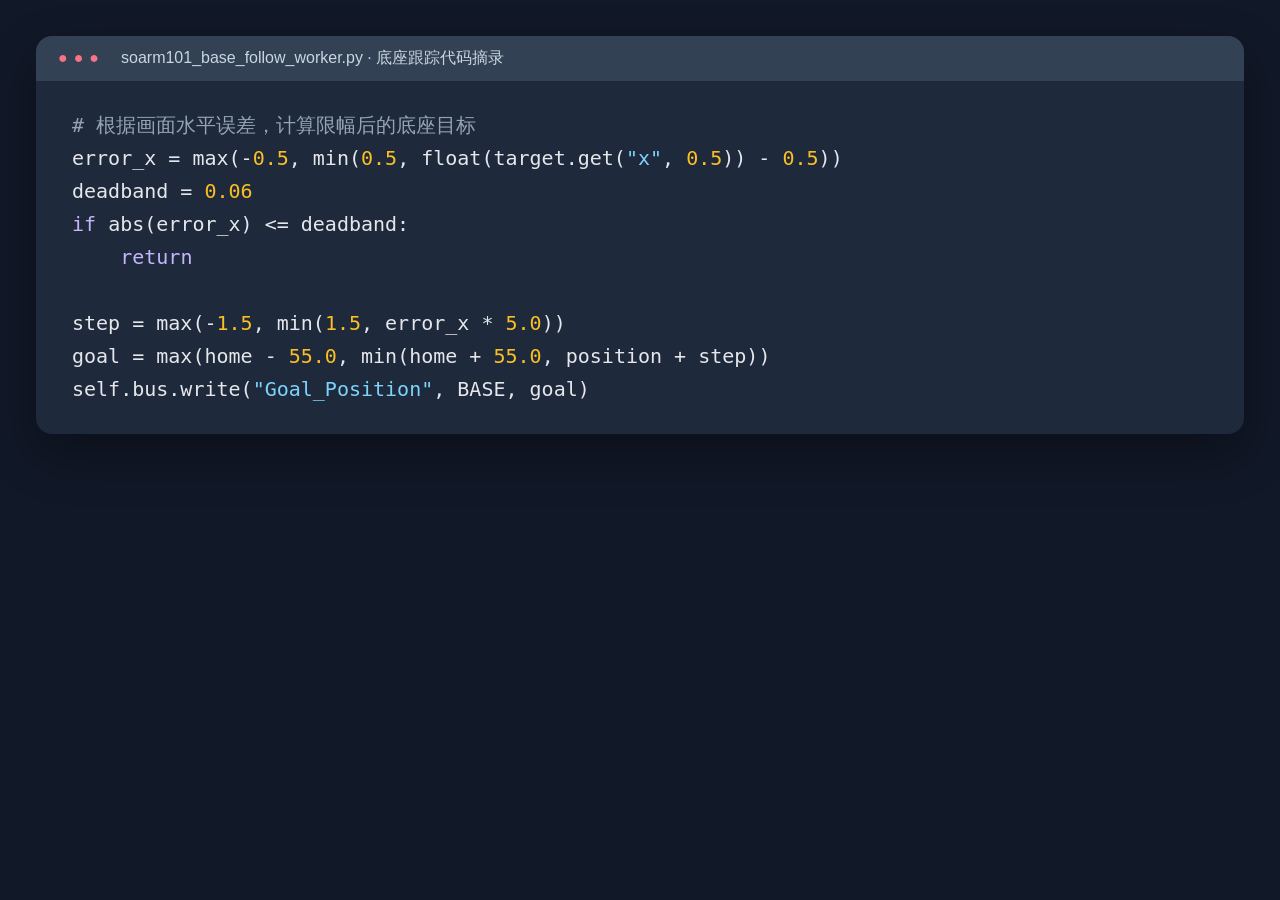
<file: blog/desktop-robot/images/base-follow-code.html>
<!doctype html>
<html lang="zh-CN"><meta charset="utf-8"><style>
*{box-sizing:border-box}body{margin:0;background:#111827;color:#e5e7eb;font:20px/1.65 Consolas,'Microsoft YaHei',monospace;padding:36px}.window{background:#1e293b;border-radius:16px;overflow:hidden;box-shadow:0 20px 50px #0005}.bar{background:#334155;padding:12px 22px;color:#cbd5e1;font:16px 'Microsoft YaHei',sans-serif}.dots{color:#fb7185;letter-spacing:6px;margin-right:16px}pre{margin:0;padding:28px 36px;white-space:pre-wrap}.comment{color:#94a3b8}.name{color:#7dd3fc}.keyword{color:#c4b5fd}.num{color:#fbbf24}
</style><div class="window"><div class="bar"><span class="dots">●●●</span>soarm101_base_follow_worker.py · 底座跟踪代码摘录</div><pre><span class="comment"># 根据画面水平误差，计算限幅后的底座目标</span>
error_x = max(-<span class="num">0.5</span>, min(<span class="num">0.5</span>, float(target.get(<span class="name">"x"</span>, <span class="num">0.5</span>)) - <span class="num">0.5</span>))
deadband = <span class="num">0.06</span>
<span class="keyword">if</span> abs(error_x) &lt;= deadband:
    <span class="keyword">return</span>

step = max(-<span class="num">1.5</span>, min(<span class="num">1.5</span>, error_x * <span class="num">5.0</span>))
goal = max(home - <span class="num">55.0</span>, min(home + <span class="num">55.0</span>, position + step))
self.bus.write(<span class="name">"Goal_Position"</span>, BASE, goal)</pre></div></html>
</file>
